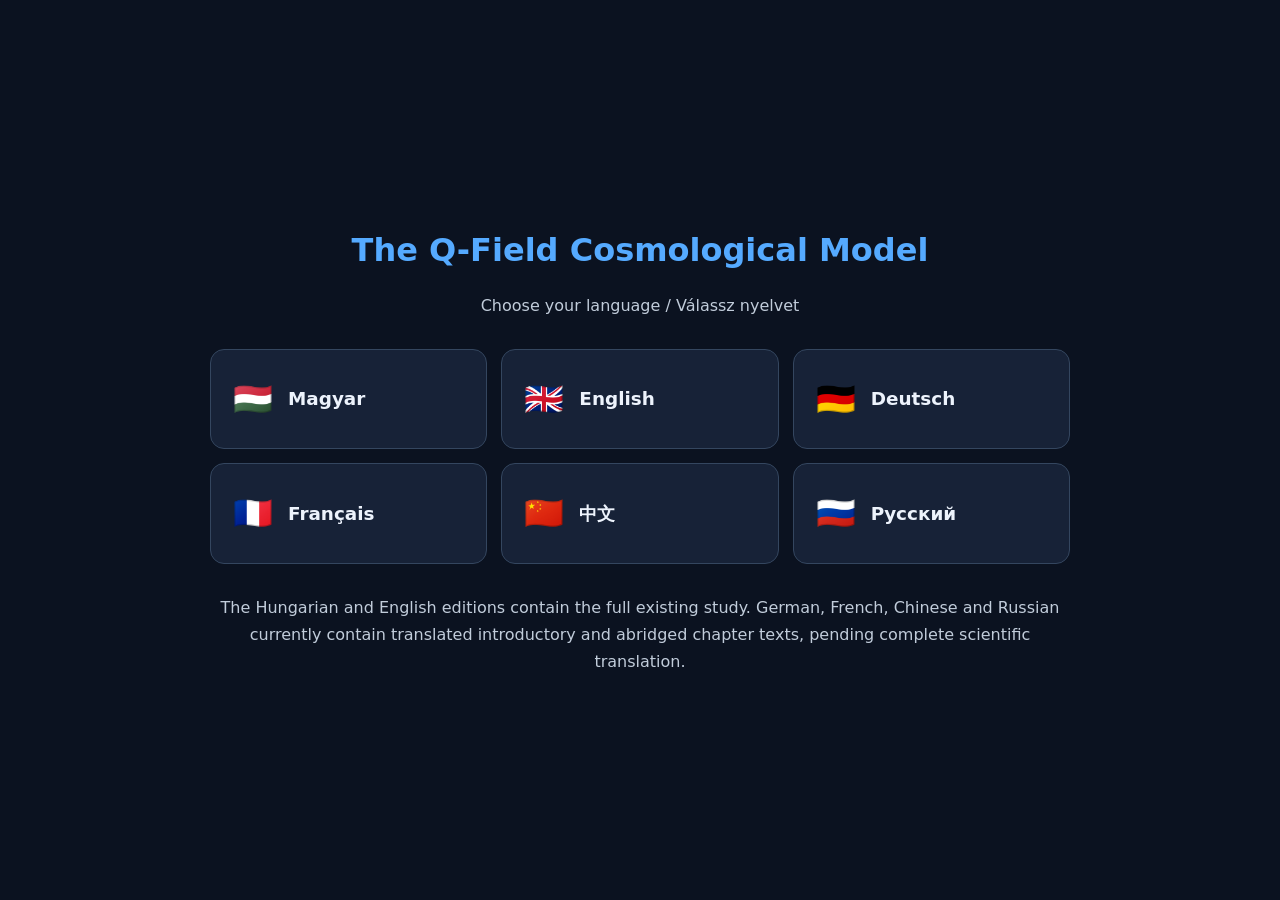
<file: index.html>
<!DOCTYPE html><html lang="en"><head><meta charset="utf-8"><meta name="viewport" content="width=device-width,initial-scale=1"><title>Q-Field Cosmological Model – Languages</title><link rel="stylesheet" href="assets/styles.css"><style>.language-home{min-height:100vh;display:grid;place-items:center;padding:24px}.language-panel{width:min(860px,100%);text-align:center}.language-grid{display:grid;grid-template-columns:repeat(auto-fit,minmax(210px,1fr));gap:14px;margin-top:30px}.language-card{display:flex;align-items:center;gap:15px;padding:22px;background:var(--panel);color:var(--text);border:1px solid var(--border);border-radius:14px;text-decoration:none;font-size:1.15rem;font-weight:700}.language-card:hover,.language-card:focus-visible{border-color:var(--accent);outline-offset:3px}.flag{font-size:2rem}.language-panel h1{color:var(--accent);line-height:1.25}.language-panel p{color:var(--muted)}</style></head><body><main class="language-home"><div class="language-panel"><h1>The Q-Field Cosmological Model</h1><p>Choose your language / Válassz nyelvet</p><div class="language-grid"><a class="language-card" href="hu/index.html" lang="hu"><span class="flag">🇭🇺</span><span>Magyar</span></a><a class="language-card" href="en/index.html" lang="en"><span class="flag">🇬🇧</span><span>English</span></a><a class="language-card" href="de/index.html" lang="de"><span class="flag">🇩🇪</span><span>Deutsch</span></a><a class="language-card" href="fr/index.html" lang="fr"><span class="flag">🇫🇷</span><span>Français</span></a><a class="language-card" href="zh/index.html" lang="zh"><span class="flag">🇨🇳</span><span>中文</span></a><a class="language-card" href="ru/index.html" lang="ru"><span class="flag">🇷🇺</span><span>Русский</span></a></div><p style="margin-top:30px">The Hungarian and English editions contain the full existing study. German, French, Chinese and Russian currently contain translated introductory and abridged chapter texts, pending complete scientific translation.</p></div></main></body></html>
</file>
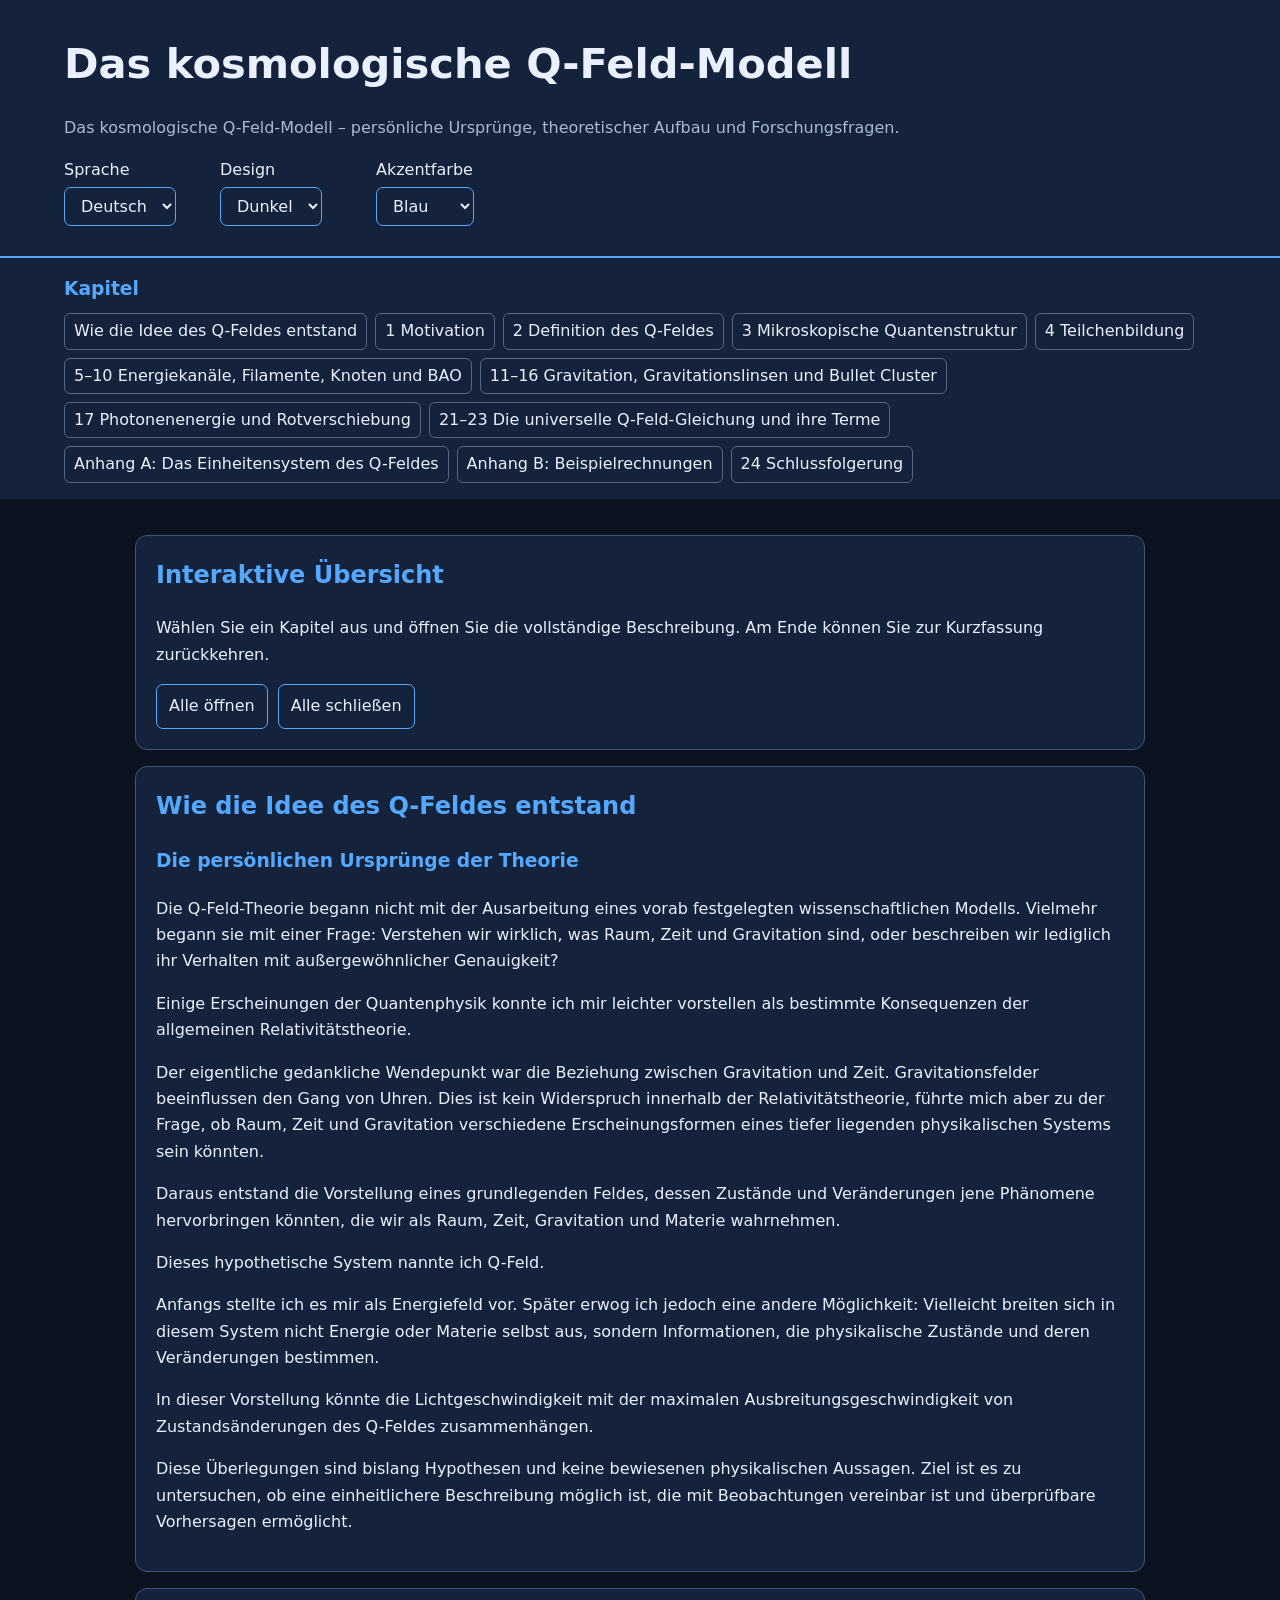
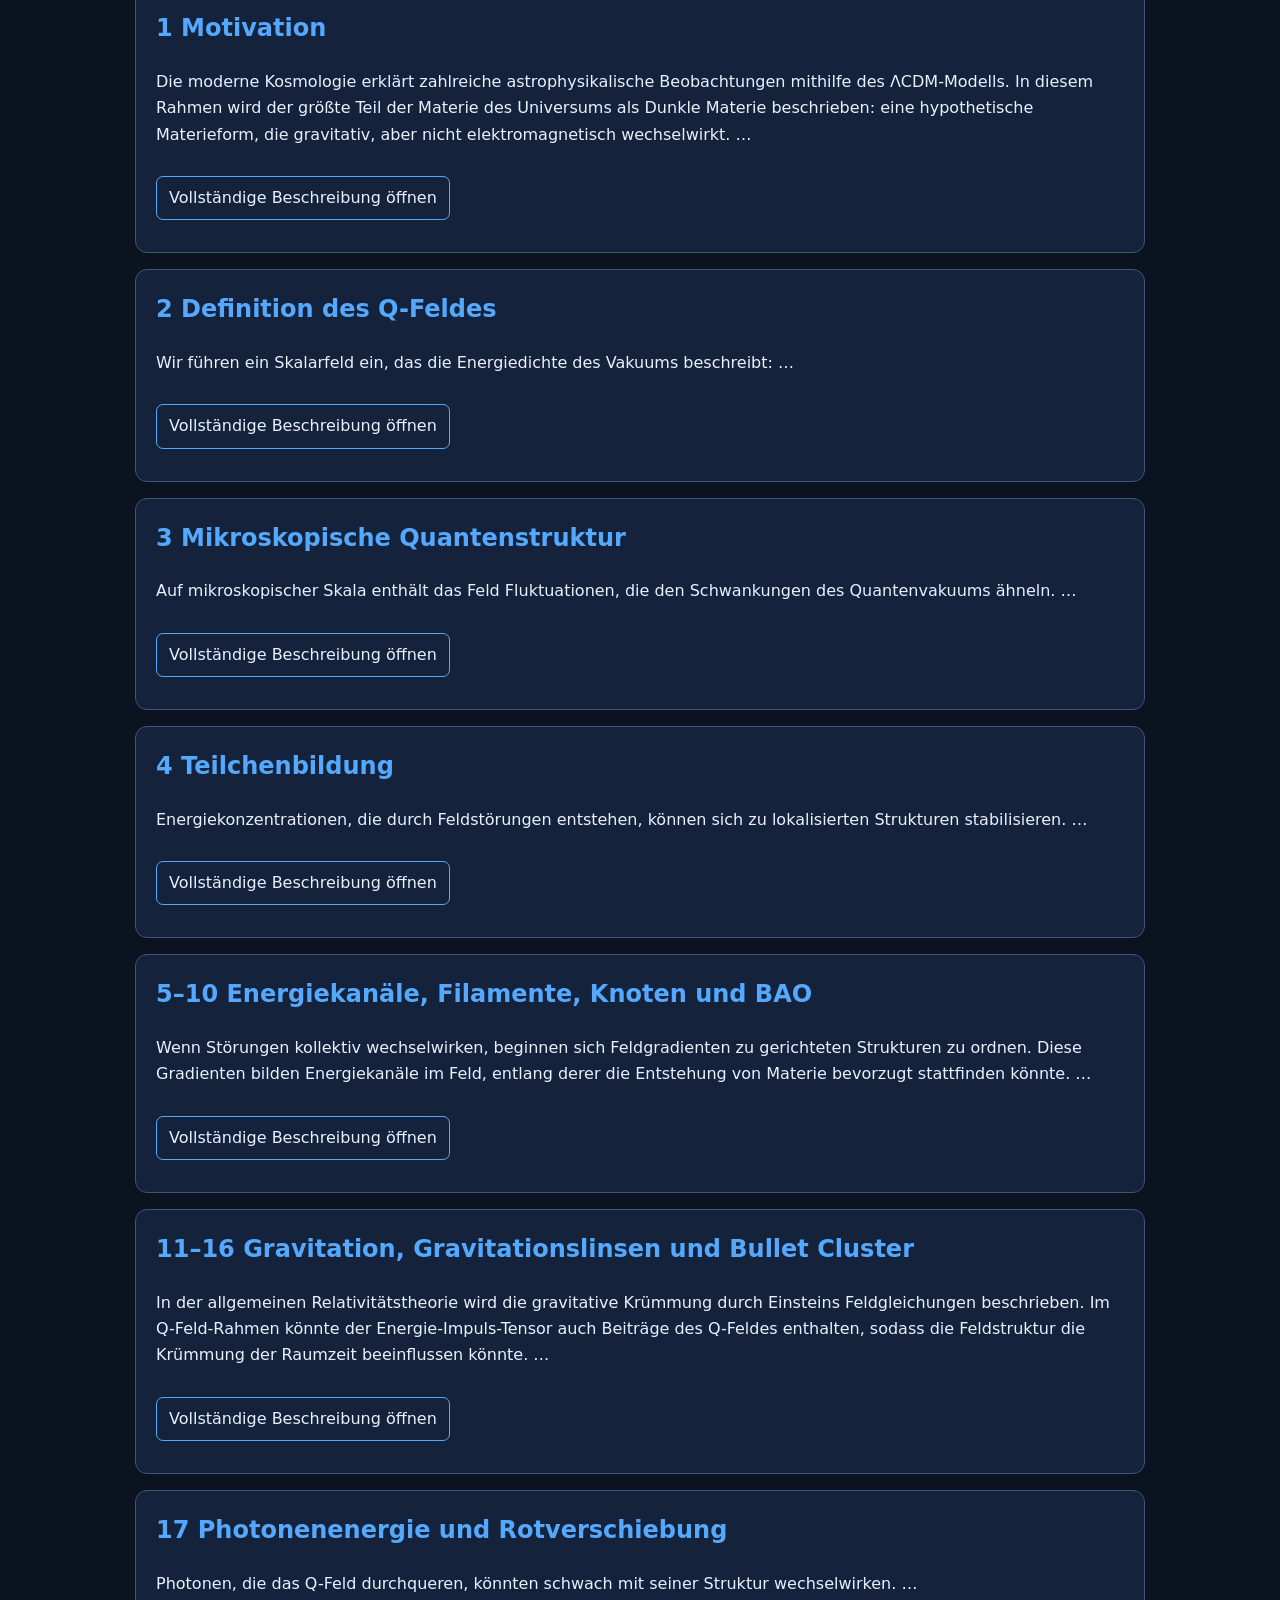
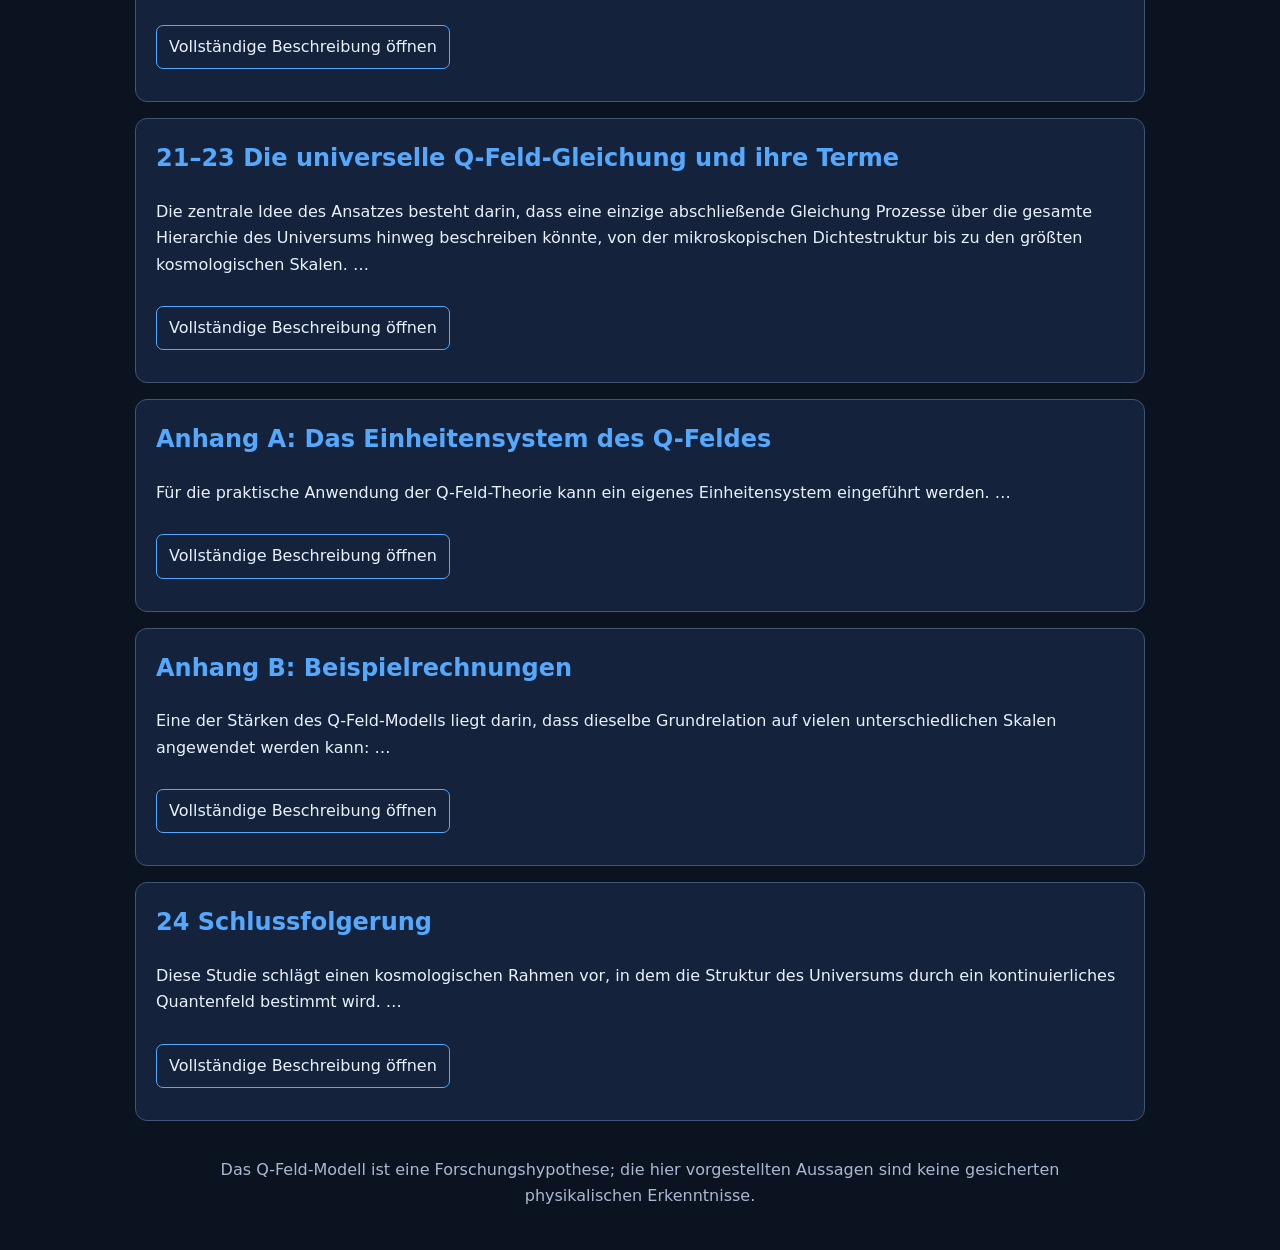
<file: de/index.html>
<!DOCTYPE html>
<!DOCTYPE html>

<html lang="de">
<head>
<meta charset="utf-8"/>
<meta content="width=device-width, initial-scale=1.0" name="viewport"/>
<title>Das kosmologische Q-Feld-Modell</title>


<style>
:root{--bg:#0b1220;--panel:#14233b;--fg:#e9f0ff;--muted:#a9b9d3;--accent:#54a9ff}*{box-sizing:border-box}html{scroll-behavior:smooth}body{margin:0;background:var(--bg);color:var(--fg);font:16px/1.65 system-ui,Arial,sans-serif}header{padding:30px 5%;background:var(--panel);border-bottom:2px solid var(--accent)}h1{margin:0;font-size:clamp(1.6rem,4vw,2.6rem)}header p{color:var(--muted)}.controls{display:flex;gap:16px;flex-wrap:wrap}.controls>div{min-width:140px}select,button{font:inherit;background:var(--panel);color:var(--fg);border:1px solid var(--accent);border-radius:7px;padding:8px 12px;cursor:pointer}label{display:block;margin-bottom:4px}nav{padding:16px 5%;background:var(--panel);display:flex;flex-wrap:wrap;gap:8px}nav h3{width:100%;margin:0}nav a{color:var(--fg);border:1px solid #546783;border-radius:6px;padding:4px 9px;text-decoration:none}nav a:hover{border-color:var(--accent)}main{max-width:1050px;margin:auto;padding:20px}section{background:var(--panel);border:1px solid #415575;border-radius:12px;margin:16px 0;padding:20px}h2{margin-top:0;color:var(--accent)}h3{color:var(--accent)}.expand-btn{margin:12px 0}.chapter-details[hidden]{display:none}.full-text pre{font:inherit;white-space:pre-wrap;overflow-wrap:anywhere;margin:16px 0}.en{display:none!important}footer{padding:20px 5%;text-align:center;color:var(--muted)}.buttons{display:flex;gap:10px;flex-wrap:wrap}body.light{--bg:#f5f7fb;--panel:#fff;--fg:#182333;--muted:#465670}body[data-accent="teal"]{--accent:#21b9a4}body[data-accent="violet"]{--accent:#ad8bfa}@media(max-width:650px){main{padding:10px}section{padding:15px}nav{padding:12px}}
</style></head>
<body>
<header>
<h1>Das kosmologische Q-Feld-Modell</h1>
<p><span class="hu">Das kosmologische Q-Feld-Modell – persönliche Ursprünge, theoretischer Aufbau und Forschungsfragen.</span></p>
<div class="controls">
<div>
<label>Sprache</label>
<select id="lang"><option value="de">Deutsch</option></select>
</div>
<div>
<label>Design</label>
<select id="theme">
<option value="dark">Dunkel</option>
<option value="light">Hell</option>
</select>
</div>
<div>
<label>Akzentfarbe</label>
<select id="accent">
<option value="blue">Blau</option>
<option value="teal">Türkis</option>
<option value="violet">Violett</option>
</select>
</div>
</div>
</header>
<nav>
<h3>Kapitel</h3>
<a href="#personal-introduction">Wie die Idee des Q-Feldes entstand</a><a href="#motivation">1 Motivation</a>
<a href="#definition">2 Definition des Q-Feldes</a>
<a href="#micro">3 Mikroskopische Quantenstruktur</a>
<a href="#particles">4 Teilchenbildung</a>
<a href="#filaments">5–10 Energiekanäle, Filamente, Knoten und BAO</a>
<a href="#gravity">11–16 Gravitation, Gravitationslinsen und Bullet Cluster</a>
<a href="#redshift">17 Photonenenergie und Rotverschiebung</a>
<a href="#equation">21–23 Die universelle Q-Feld-Gleichung und ihre Terme</a>
<a href="#appendix-a">Anhang A: Das Einheitensystem des Q-Feldes</a>
<a href="#appendix-b">Anhang B: Beispielrechnungen</a>
<a href="#conclusion">24 Schlussfolgerung</a>
</nav>
<main>
<section id="overview">
<h2>Interaktive Übersicht</h2>
<p><span class="hu">Wählen Sie ein Kapitel aus und öffnen Sie die vollständige Beschreibung. Am Ende können Sie zur Kurzfassung zurückkehren.</span></p>
<div class="buttons">
<button id="openAll">Alle öffnen</button>
<button id="closeAll">Alle schließen</button>
</div>
</section>
<section id="personal-introduction">
<h2>Wie die Idee des Q-Feldes entstand</h2>
<div class="hu"><h3>Die persönlichen Ursprünge der Theorie</h3><p>Die Q-Feld-Theorie begann nicht mit der Ausarbeitung eines vorab festgelegten wissenschaftlichen Modells. Vielmehr begann sie mit einer Frage: Verstehen wir wirklich, was Raum, Zeit und Gravitation sind, oder beschreiben wir lediglich ihr Verhalten mit außergewöhnlicher Genauigkeit?</p><p>Einige Erscheinungen der Quantenphysik konnte ich mir leichter vorstellen als bestimmte Konsequenzen der allgemeinen Relativitätstheorie.</p><p>Der eigentliche gedankliche Wendepunkt war die Beziehung zwischen Gravitation und Zeit. Gravitationsfelder beeinflussen den Gang von Uhren. Dies ist kein Widerspruch innerhalb der Relativitätstheorie, führte mich aber zu der Frage, ob Raum, Zeit und Gravitation verschiedene Erscheinungsformen eines tiefer liegenden physikalischen Systems sein könnten.</p><p>Daraus entstand die Vorstellung eines grundlegenden Feldes, dessen Zustände und Veränderungen jene Phänomene hervorbringen könnten, die wir als Raum, Zeit, Gravitation und Materie wahrnehmen.</p><p>Dieses hypothetische System nannte ich Q-Feld.</p><p>Anfangs stellte ich es mir als Energiefeld vor. Später erwog ich jedoch eine andere Möglichkeit: Vielleicht breiten sich in diesem System nicht Energie oder Materie selbst aus, sondern Informationen, die physikalische Zustände und deren Veränderungen bestimmen.</p><p>In dieser Vorstellung könnte die Lichtgeschwindigkeit mit der maximalen Ausbreitungsgeschwindigkeit von Zustandsänderungen des Q-Feldes zusammenhängen.</p><p>Diese Überlegungen sind bislang Hypothesen und keine bewiesenen physikalischen Aussagen. Ziel ist es zu untersuchen, ob eine einheitlichere Beschreibung möglich ist, die mit Beobachtungen vereinbar ist und überprüfbare Vorhersagen ermöglicht.</p></div>

</section>
<section class="chapter" id="motivation">
<h2>1 Motivation</h2>
<div class="chapter-preview" id="motivation-summary">
<p class="hu">Die moderne Kosmologie erklärt zahlreiche astrophysikalische Beobachtungen mithilfe des ΛCDM-Modells. In diesem Rahmen wird der größte Teil der Materie des Universums als Dunkle Materie beschrieben: eine hypothetische Materieform, die gravitativ, aber nicht elektromagnetisch wechselwirkt. …</p>

<button aria-controls="motivation-details" aria-expanded="false" class="expand-btn open-btn" type="button">Vollständige Beschreibung öffnen</button></div>
<div class="chapter-details" hidden="" id="motivation-details"><div class="full-text hu">
<pre>Die moderne Kosmologie erklärt zahlreiche astrophysikalische Beobachtungen mithilfe des ΛCDM-Modells. In diesem Rahmen wird der größte Teil der Materie des Universums als Dunkle Materie beschrieben: eine hypothetische Materieform, die gravitativ, aber nicht elektromagnetisch wechselwirkt.

Obwohl dieses Modell viele Beobachtungen erfolgreich beschreibt, bleibt die physikalische Natur der Dunklen Materie unbekannt; ein direkter Nachweis ist bislang nicht gelungen.

Beobachtungen wie der Gravitationslinseneffekt bei Kollisionen von Galaxienhaufen – darunter Systeme wie der Bullet Cluster – deuten darauf hin, dass die Gravitationszentren räumlich von der sichtbaren baryonischen Materie getrennt sein können.

Die Motivation dieser Arbeit war die Möglichkeit, dass solche Phänomene nicht auf unsichtbare Materie, sondern auf Veränderungen der Struktur des Raums selbst zurückgehen könnten.

Im vorliegenden Modell enthält der Raum ein kontinuierliches Energiefeld, dessen Struktur die Gravitationsphänomene bestimmt.

Später wurde der Ansatz um die Überlegung erweitert, dass dieses Feld nicht nur passiv in der Raumzeit „existiert“, sondern an der effektiven Entstehung des Gravitationsverhaltens, großräumiger Strukturen und möglicherweise sogar der makroskopischen Begriffe von Raum und Zeit beteiligt sein könnte.</pre>
</div><button class="expand-btn close-btn" type="button">Vollständige Beschreibung schließen</button></div></section>
<section class="chapter" id="definition">
<h2>2 Definition des Q-Feldes</h2>
<div class="chapter-preview" id="definition-summary">
<p class="hu">Wir führen ein Skalarfeld ein, das die Energiedichte des Vakuums beschreibt: …</p>

<button aria-controls="definition-details" aria-expanded="false" class="expand-btn open-btn" type="button">Vollständige Beschreibung öffnen</button></div>
<div class="chapter-details" hidden="" id="definition-details"><div class="full-text hu">
<pre>Wir führen ein Skalarfeld ein, das die Energiedichte des Vakuums beschreibt:

Q(x, t)

Dabei bezeichnet Q die lokale Vakuumenergiedichte.

Die räumliche Krümmung dieses Feldes erzeugt ein effektives Gravitationsverhalten.

Die effektive Gravitationsdichte lässt sich folgendermaßen schreiben:

ρQ = ∇²Q

Bereiche, in denen die Feldkrümmung zunimmt, entsprechen stärkeren Gravitationseffekten.

Eine dynamischere Form des Feldes kann mithilfe einer physikalisch anschaulichen Größe angegeben werden:

Q = ρv²

Dabei ist ρ die lokale Massendichte und v eine charakteristische Geschwindigkeitsskala des Systems.

Diese Größe repräsentiert die lokale dynamische Energiedichte, die mit der Bewegung von Materie verbunden ist.</pre>
</div><button class="expand-btn close-btn" type="button">Vollständige Beschreibung schließen</button></div></section>
<section class="chapter" id="micro">
<h2>3 Mikroskopische Quantenstruktur</h2>
<div class="chapter-preview" id="micro-summary">
<p class="hu">Auf mikroskopischer Skala enthält das Feld Fluktuationen, die den Schwankungen des Quantenvakuums ähneln. …</p>

<button aria-controls="micro-details" aria-expanded="false" class="expand-btn open-btn" type="button">Vollständige Beschreibung öffnen</button></div>
<div class="chapter-details" hidden="" id="micro-details"><div class="full-text hu">
<pre>Auf mikroskopischer Skala enthält das Feld Fluktuationen, die den Schwankungen des Quantenvakuums ähneln.

Das Feld kann so dargestellt werden:

Q(x, t) = Q0 + δQ

Dabei bezeichnet Q0 das Hintergrundfeld und δQ die lokalen Störungen.

Lokalisierte, stabile Störungen können Elementarteilchen entsprechen.

Somit lassen sich Teilchen als Anregungen des zugrunde liegenden Q-Feldes interpretieren.</pre>
</div><button class="expand-btn close-btn" type="button">Vollständige Beschreibung schließen</button></div></section>
<section class="chapter" id="particles">
<h2>4 Teilchenbildung</h2>
<div class="chapter-preview" id="particles-summary">
<p class="hu">Energiekonzentrationen, die durch Feldstörungen entstehen, können sich zu lokalisierten Strukturen stabilisieren. …</p>

<button aria-controls="particles-details" aria-expanded="false" class="expand-btn open-btn" type="button">Vollständige Beschreibung öffnen</button></div>
<div class="chapter-details" hidden="" id="particles-details"><div class="full-text hu">
<pre>Energiekonzentrationen, die durch Feldstörungen entstehen, können sich zu lokalisierten Strukturen stabilisieren.

Diese lokalisierten Anregungen verhalten sich wie Teilchen, deren Eigenschaften von der Struktur des umgebenden Feldes abhängen.

Teilchenwechselwirkungen können daher auch als Wechselwirkungen zwischen Feldanregungen verstanden werden.

Ein nützlicher Schwellenwert lässt sich einführen: Q*.

Oberhalb dieses kritischen Feldniveaus kann die lokale Q-Feld-Struktur von einfachen Fluktuationen in stabile, materieähnliche oder stark organisierte physikalische Zustände übergehen.</pre>
</div><button class="expand-btn close-btn" type="button">Vollständige Beschreibung schließen</button></div></section>
<section class="chapter" id="filaments">
<h2>5–10 Energiekanäle, Filamente, Knoten und BAO</h2>
<div class="chapter-preview" id="filaments-summary">
<p class="hu">Wenn Störungen kollektiv wechselwirken, beginnen sich Feldgradienten zu gerichteten Strukturen zu ordnen. Diese Gradienten bilden Energiekanäle im Feld, entlang derer die Entstehung von Materie bevorzugt stattfinden könnte. …</p>

<button aria-controls="filaments-details" aria-expanded="false" class="expand-btn open-btn" type="button">Vollständige Beschreibung öffnen</button></div>
<div class="chapter-details" hidden="" id="filaments-details"><div class="full-text hu">
<pre>Wenn Störungen kollektiv wechselwirken, beginnen sich Feldgradienten zu gerichteten Strukturen zu ordnen. Diese Gradienten bilden Energiekanäle im Feld, entlang derer die Entstehung von Materie bevorzugt stattfinden könnte.

Auf größeren Skalen entwickeln sich diese Kanäle zu filamentartigen Strukturen. Die Filamente entsprechen Bereichen erhöhter Feldgradienten, F = ∇Q, und lenken die gravitative Ansammlung von Materie.

Wenn kosmische Filamente als Energietransportkanäle des Q-Feldes betrachtet werden, verhalten sich ihre Schnittpunkte wie Flussknoten. An einem Knoten, an dem mehrere Filamente zusammentreffen, muss der Q-Fluss eine Erhaltungsbedingung erfüllen:

∑JQ = 0

Dies ähnelt den Kirchhoffschen Gesetzen elektrischer Netzwerke. Treffen drei Filamente mit ähnlichen Flussbeträgen zusammen, entstehen in einer stabilen Konfiguration Winkel von ungefähr 120°.

Die daraus entstehende großräumige Struktur ähnelt dem beobachteten kosmischen Netz: Galaxien bilden sich entlang von Filamenten, Leerräume entstehen in Bereichen geringer Gradienten, und Galaxienhaufen befinden sich häufig an Filamentkreuzungen.

Der Rahmen lässt auch eine größere charakteristische Skala von etwa 150 Mpc zu, die mit dem Merkmal der baryonischen akustischen Oszillationen (BAO) in Verbindung gebracht und als Resonanzmodus höherer Ordnung der Q-Feld-Transportgeometrie interpretiert werden könnte.</pre>
</div><button class="expand-btn close-btn" type="button">Vollständige Beschreibung schließen</button></div></section>
<section class="chapter" id="gravity">
<h2>11–16 Gravitation, Gravitationslinsen und Bullet Cluster</h2>
<div class="chapter-preview" id="gravity-summary">
<p class="hu">In der allgemeinen Relativitätstheorie wird die gravitative Krümmung durch Einsteins Feldgleichungen beschrieben. Im Q-Feld-Rahmen könnte der Energie-Impuls-Tensor auch Beiträge des Q-Feldes enthalten, sodass die Feldstruktur die Krümmung der Raumzeit beeinflussen könnte. …</p>

<button aria-controls="gravity-details" aria-expanded="false" class="expand-btn open-btn" type="button">Vollständige Beschreibung öffnen</button></div>
<div class="chapter-details" hidden="" id="gravity-details"><div class="full-text hu">
<pre>In der allgemeinen Relativitätstheorie wird die gravitative Krümmung durch Einsteins Feldgleichungen beschrieben. Im Q-Feld-Rahmen könnte der Energie-Impuls-Tensor auch Beiträge des Q-Feldes enthalten, sodass die Feldstruktur die Krümmung der Raumzeit beeinflussen könnte.

Die erweiterte Version des Modells geht darüber hinaus und legt nahe, dass die Raumzeitgeometrie nicht notwendigerweise eine fundamentale Entität ist, sondern eine effektive makroskopische Beschreibung sein könnte.

Im Grenzfall schwacher Felder lässt sich die effektive Gravitationsbeschleunigung näherungsweise so darstellen:

g⃗ ∝ −∇Q

Dies deutet darauf hin, dass gravitative Anziehung aus räumlichen Änderungen der Energiedichte des Q-Feldes hervorgehen könnte.

Dieselbe Vorstellung lässt sich auf natürliche Weise mit dem Gravitationslinseneffekt verbinden: Wenn Licht Bereiche durchquert, in denen ∇Q ≠ 0 gilt, könnte seine Bahn gekrümmt werden.

Auch die Rotationskurven von Galaxien könnten beeinflusst werden, wenn das effektive Potenzial einen Q-Feld-Term enthält:

Φeff = Φgravity + ΦQ

Bei Haufenkollisionen wie dem Bullet Cluster könnte das Linsensignal der Feldgeometrie und nicht allein dem sichtbaren baryonischen Gas folgen. Das bietet eine alternative Deutung der beobachteten räumlichen Trennung zwischen Linsenkarten und gewöhnlicher Materie.</pre>
</div><button class="expand-btn close-btn" type="button">Vollständige Beschreibung schließen</button></div></section>
<section class="chapter" id="redshift">
<h2>17 Photonenenergie und Rotverschiebung</h2>
<div class="chapter-preview" id="redshift-summary">
<p class="hu">Photonen, die das Q-Feld durchqueren, könnten schwach mit seiner Struktur wechselwirken. …</p>

<button aria-controls="redshift-details" aria-expanded="false" class="expand-btn open-btn" type="button">Vollständige Beschreibung öffnen</button></div>
<div class="chapter-details" hidden="" id="redshift-details"><div class="full-text hu">
<pre>Photonen, die das Q-Feld durchqueren, könnten schwach mit seiner Struktur wechselwirken.

Wenn sich die Photonenenergie folgendermaßen entwickelt:

E(t) = E0 e^(−αt)

dann ergibt sich für die beobachtete Rotverschiebung:

z = E0 / E(t) − 1

Dabei bezeichnet α die Stärke der Wechselwirkung zwischen Photonen und dem Q-Feld.

Dieser Mechanismus könnte zur kosmologischen Rotverschiebung beitragen und motiviert eine Neubewertung des standardmäßigen Hubble-Verdünnungsterms in der vollständigen Q-Feld-Gleichung.</pre>
</div><button class="expand-btn close-btn" type="button">Vollständige Beschreibung schließen</button></div></section>
<section class="chapter" id="equation">
<h2>21–23 Die universelle Q-Feld-Gleichung und ihre Terme</h2>
<div class="chapter-preview" id="equation-summary">
<p class="hu">Die zentrale Idee des Ansatzes besteht darin, dass eine einzige abschließende Gleichung Prozesse über die gesamte Hierarchie des Universums hinweg beschreiben könnte, von der mikroskopischen Dichtestruktur bis zu den größten kosmologischen Skalen. …</p>

<button aria-controls="equation-details" aria-expanded="false" class="expand-btn open-btn" type="button">Vollständige Beschreibung öffnen</button></div>
<div class="chapter-details" hidden="" id="equation-details"><div class="full-text hu">
<pre>Die zentrale Idee des Ansatzes besteht darin, dass eine einzige abschließende Gleichung Prozesse über die gesamte Hierarchie des Universums hinweg beschreiben könnte, von der mikroskopischen Dichtestruktur bis zu den größten kosmologischen Skalen.

Frühere Form:

∂Q/∂t + 3HQ + ∇·(−DQ∇Q) = ρv² + ε[(∇ρ)²/ρ* + upl + uem]

In der erweiterten Interpretation wird der Hubble-Term 3HQ neu betrachtet und durch einen effektiven Q-Feld-Verzerrungsterm ersetzt:

ΞQQ

Daraus ergibt sich die modifizierte Gleichung:

∂Q/∂t + ΞQQ + ∇·(−DQ∇Q) = ρv² + ε[(∇ρ)²/ρ* + upl + uem]

Die Terme haben eine hierarchische Bedeutung:
• ∂Q/∂t : zeitliche Entwicklung des Feldes
• ΞQQ : großräumige Q-Feld-Verzerrung
• ∇·(−DQ∇Q) : Transport und filamentäre Organisation
• ρv² : Dynamik von Galaxien und Galaxienhaufen
• (∇ρ)²/ρ* : mikroskopische Struktur und Teilchenbildung
• upl : plasmadominierte Umgebungen
• uem : elektromagnetische und strahlungsgeprägte Umgebungen

In diesem Sinne ist die Gleichung nicht nur eine Formel, sondern eine Landkarte, die mikroskopische Quantenstruktur, Plasmaphysik, galaktische Dynamik, kosmische Filamente und die effektive kosmologische Entwicklung miteinander verbindet.</pre>
</div><button class="expand-btn close-btn" type="button">Vollständige Beschreibung schließen</button></div></section>
<section class="chapter" id="appendix-a">
<h2>Anhang A: Das Einheitensystem des Q-Feldes</h2>
<div class="chapter-preview" id="appendix-a-summary">
<p class="hu">Für die praktische Anwendung der Q-Feld-Theorie kann ein eigenes Einheitensystem eingeführt werden. …</p>

<button aria-controls="appendix-a-details" aria-expanded="false" class="expand-btn open-btn" type="button">Vollständige Beschreibung öffnen</button></div>
<div class="chapter-details" hidden="" id="appendix-a-details"><div class="full-text hu">
<pre>Für die praktische Anwendung der Q-Feld-Theorie kann ein eigenes Einheitensystem eingeführt werden.

Die Grundgröße lautet:

Q = ρv²

Da ρ eine Massendichte und v eine Geschwindigkeit ist, besitzt Q die Dimension einer Energiedichte:

[Q] = J/m³

Basiseinheit:

1 Qe = 1 J/m³

Einheit für größere Skalen:

1 QQ = 10⁶ Qe

Ein kleiner Hintergrund-Referenzwert kann eingeführt werden:

Q0 ~ 10⁻¹⁵ Qe

Auch ein kritischer Schwellenwert kann definiert werden:

Q* ~ 10⁻¹² Qe

Ein nützliches Kontrastmaß ist:

ΔQ = (Q − Q0) / Q0

Es zeigt an, wie stark ein bestimmter Bereich vom Hintergrundfeld abweicht.</pre>
</div><button class="expand-btn close-btn" type="button">Vollständige Beschreibung schließen</button></div></section>
<section class="chapter" id="appendix-b">
<h2>Anhang B: Beispielrechnungen</h2>
<div class="chapter-preview" id="appendix-b-summary">
<p class="hu">Eine der Stärken des Q-Feld-Modells liegt darin, dass dieselbe Grundrelation auf vielen unterschiedlichen Skalen angewendet werden kann: …</p>

<button aria-controls="appendix-b-details" aria-expanded="false" class="expand-btn open-btn" type="button">Vollständige Beschreibung öffnen</button></div>
<div class="chapter-details" hidden="" id="appendix-b-details"><div class="full-text hu">
<pre>Eine der Stärken des Q-Feld-Modells liegt darin, dass dieselbe Grundrelation auf vielen unterschiedlichen Skalen angewendet werden kann:

Q = ρv²

Beispielhafte Größenordnungen:
• mikroskopischer Bereich: Qμ = 10⁻¹⁰ Qe
• Plasmabereich: Qpl = 10⁻¹⁰ Qe
• galaktische Skala: Qg = 4 × 10⁻¹¹ Qe
• Filamentskala: Qf = 10⁻¹³ Qe

Für Galaxienhaufen sind die Schätzungen wesentlich größer:
• Abell 520: Q ≈ 8.1 × 10⁻¹² – 8.1 × 10⁻¹¹ Qe
• El Gordo: Q ≈ 1.5 × 10⁻¹¹ – 1.5 × 10⁻¹⁰ Qe
• Bullet Cluster: Q ≈ 3.4 × 10⁻¹¹ – 3.4 × 10⁻¹⁰ Qe

Diese Kontinuität deutet auf eine Skalenkette hin:
mikroskopische Anregungen → Plasmaumgebungen → galaktische Dynamik → filamentärer Transport → Haufenknoten → großräumige kosmische Organisation.</pre>
</div><button class="expand-btn close-btn" type="button">Vollständige Beschreibung schließen</button></div></section>
<section class="chapter" id="conclusion">
<h2>24 Schlussfolgerung</h2>
<div class="chapter-preview" id="conclusion-summary">
<p class="hu">Diese Studie schlägt einen kosmologischen Rahmen vor, in dem die Struktur des Universums durch ein kontinuierliches Quantenfeld bestimmt wird. …</p>

<button aria-controls="conclusion-details" aria-expanded="false" class="expand-btn open-btn" type="button">Vollständige Beschreibung öffnen</button></div>
<div class="chapter-details" hidden="" id="conclusion-details"><div class="full-text hu">
<pre>Diese Studie schlägt einen kosmologischen Rahmen vor, in dem die Struktur des Universums durch ein kontinuierliches Quantenfeld bestimmt wird.

Mikroskopische Fluktuationen des Feldes entwickeln sich zu mesoskopischen Energiekanälen und schließlich zu Filamentnetzwerken auf kosmischer Skala.

In seiner erweiterten Form legt das Modell nahe, dass Gravitation und Raumzeitgeometrie emergente Folgen der Organisation des Q-Feldes sein könnten, statt fundamentale Ausgangspunkte darzustellen.

Die Ersetzung des standardmäßigen Hubble-Expansionsterms durch einen Q-Feld-Verzerrungsterm liefert eine feldbasierte Erklärung für die effektive Entwicklung auf großen Skalen.

Der Ansatz bietet eine alternative Perspektive auf Gravitationsphänomene, Rotverschiebung und großräumige Strukturbildung.</pre>
</div><button class="expand-btn close-btn" type="button">Vollständige Beschreibung schließen</button></div></section>
<footer><span class="hu">Das Q-Feld-Modell ist eine Forschungshypothese; die hier vorgestellten Aussagen sind keine gesicherten physikalischen Erkenntnisse.</span></footer>
</main>
<script>
document.addEventListener('DOMContentLoaded',()=>{const all=[...document.querySelectorAll('.chapter-details')];function set(el,on){el.hidden=!on;const btn=document.querySelector('[aria-controls="'+el.id+'"]');if(btn)btn.setAttribute('aria-expanded',String(on))}document.querySelectorAll('.open-btn').forEach(b=>b.addEventListener('click',()=>set(document.getElementById(b.getAttribute('aria-controls')),true)));document.querySelectorAll('.close-btn').forEach(b=>b.addEventListener('click',()=>set(b.closest('.chapter-details'),false)));document.getElementById('openAll')?.addEventListener('click',()=>all.forEach(x=>set(x,true)));document.getElementById('closeAll')?.addEventListener('click',()=>all.forEach(x=>set(x,false)));document.getElementById('theme')?.addEventListener('change',e=>document.body.classList.toggle('light',e.target.value==='light'));document.getElementById('accent')?.addEventListener('change',e=>document.body.dataset.accent=e.target.value);});
</script></body>
</html>
</file>
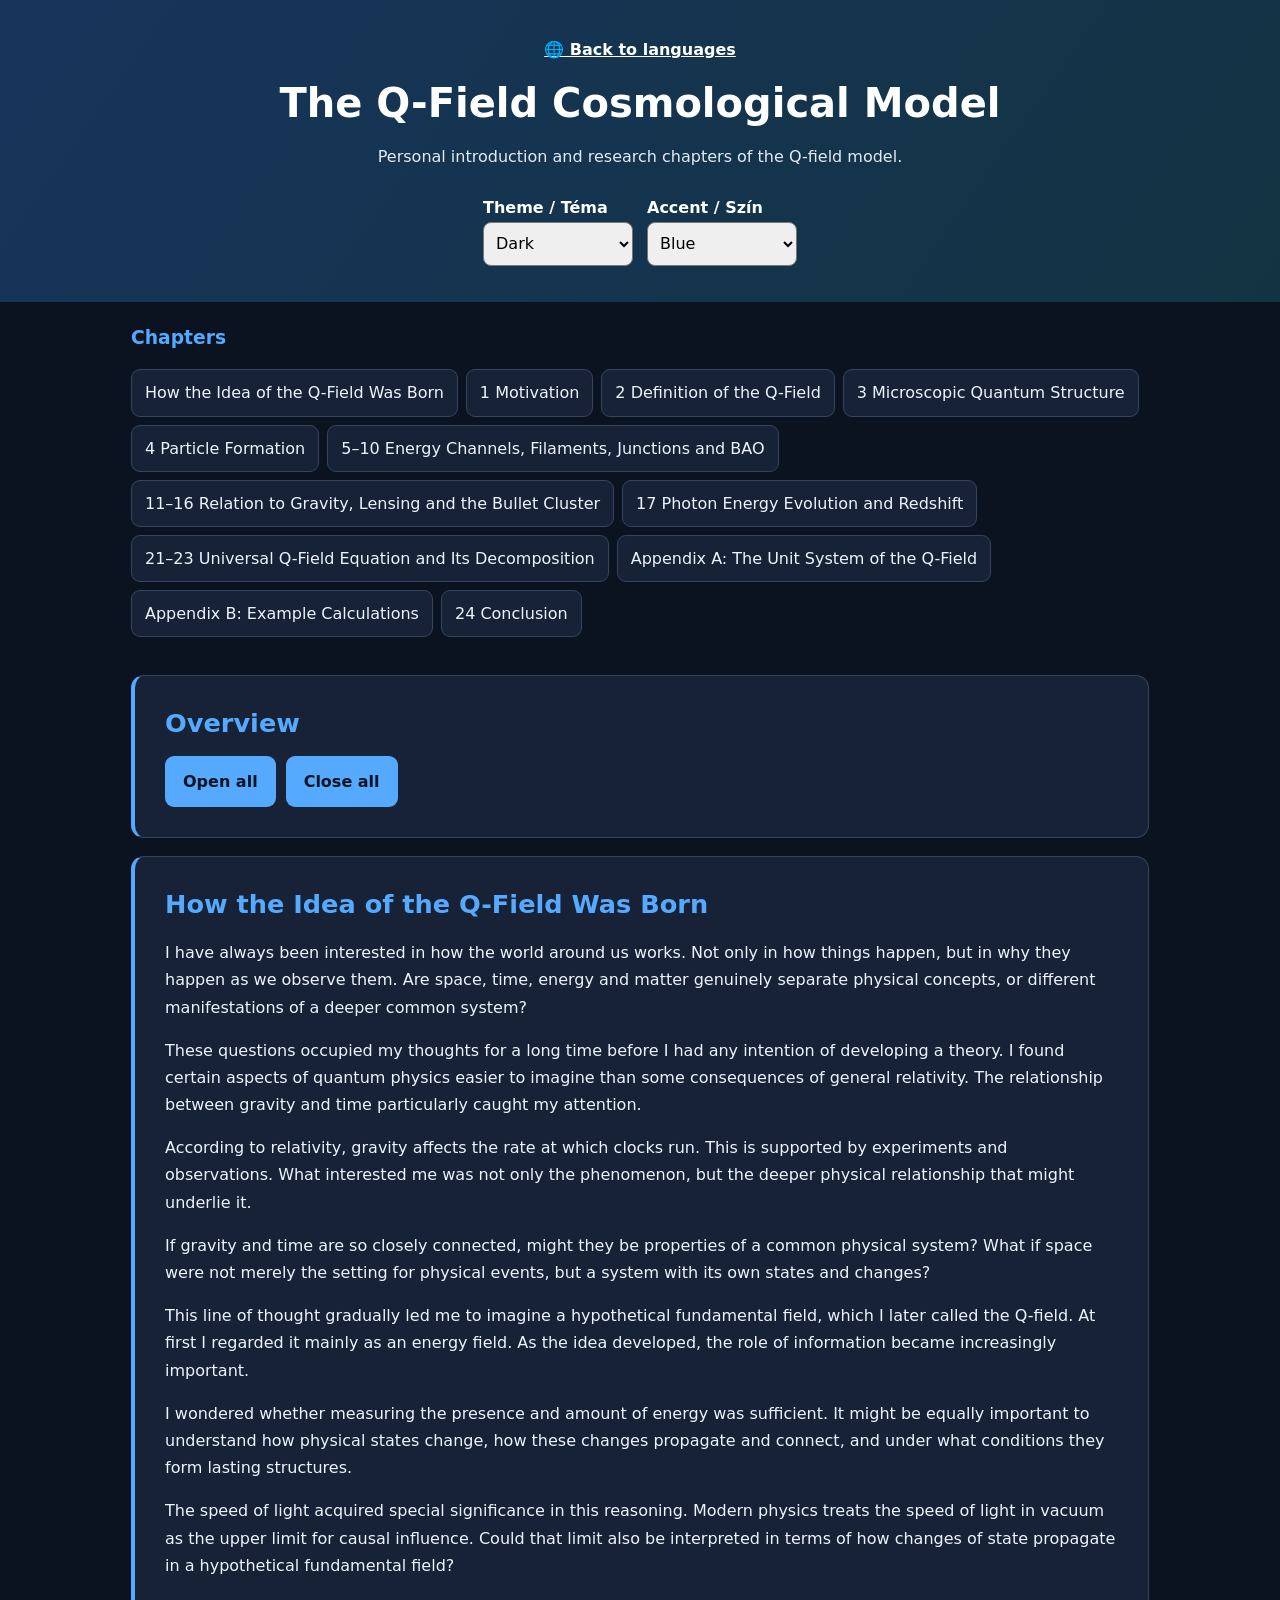
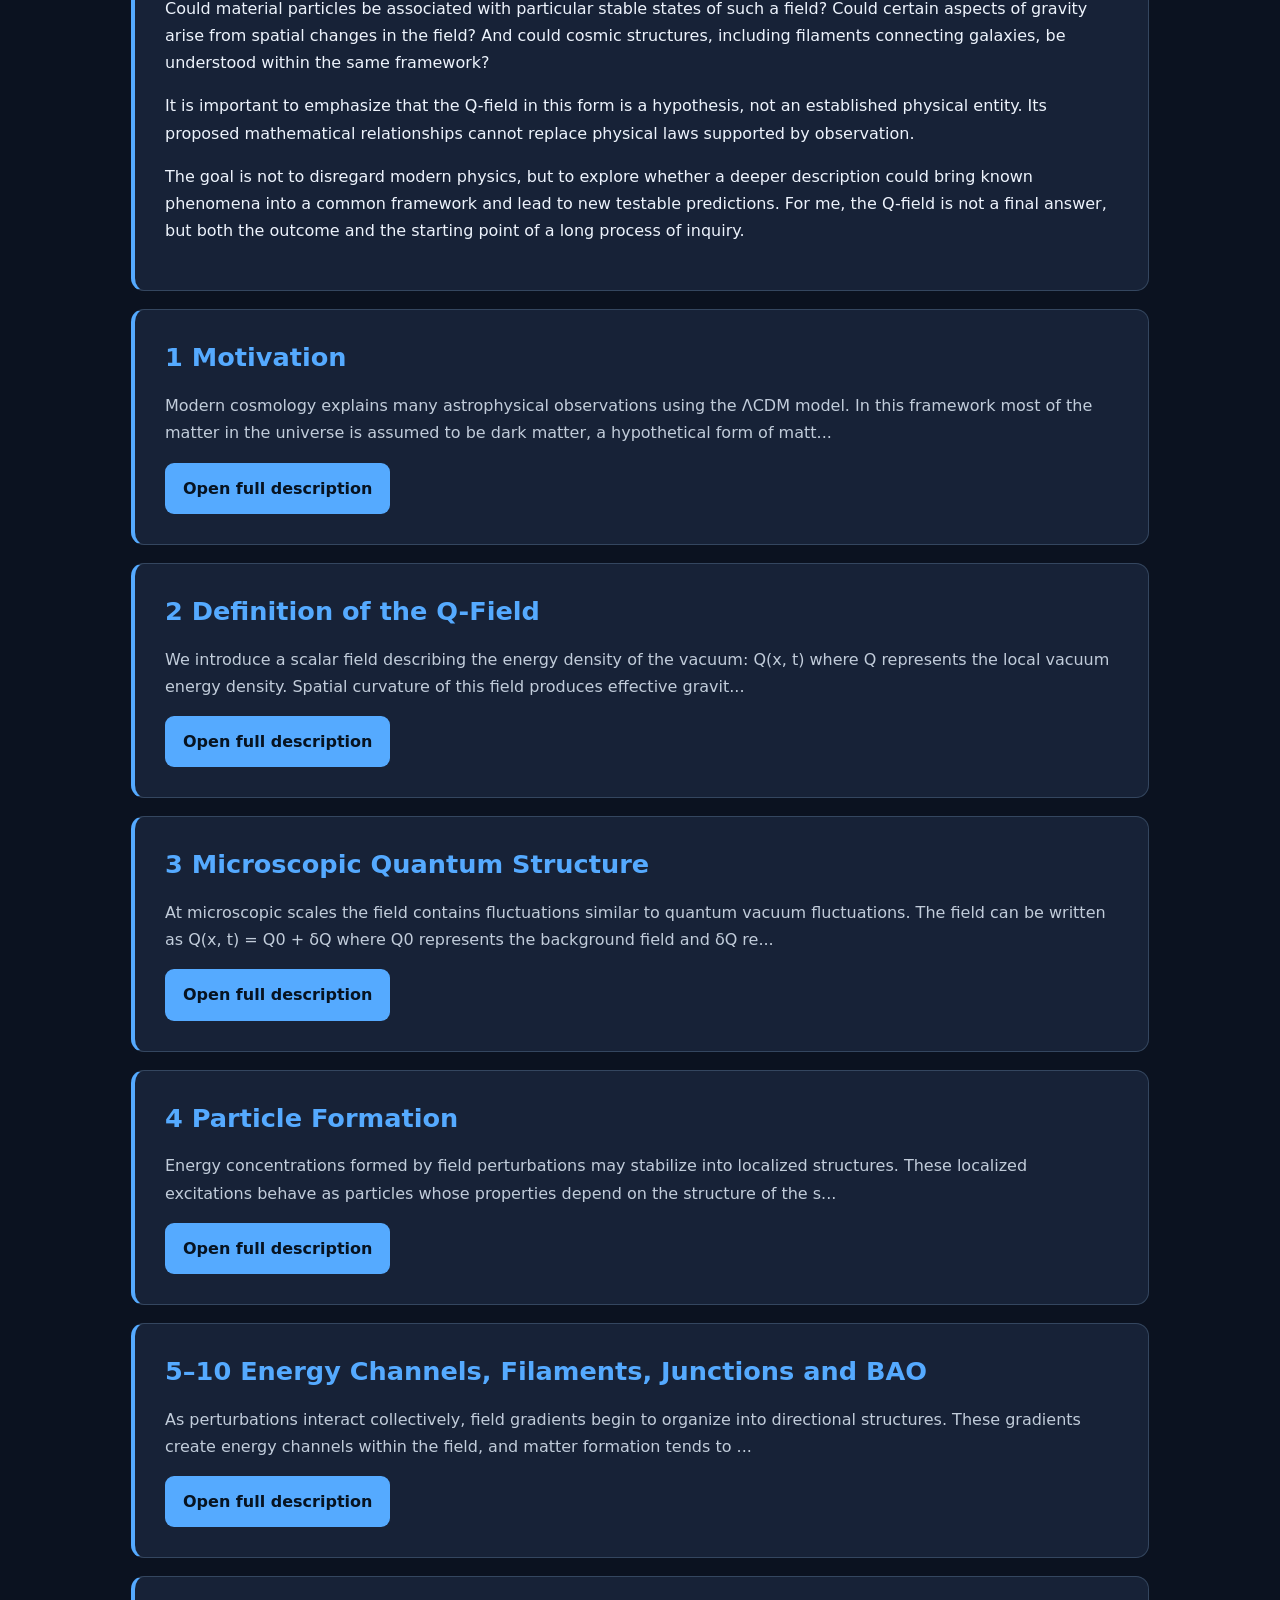
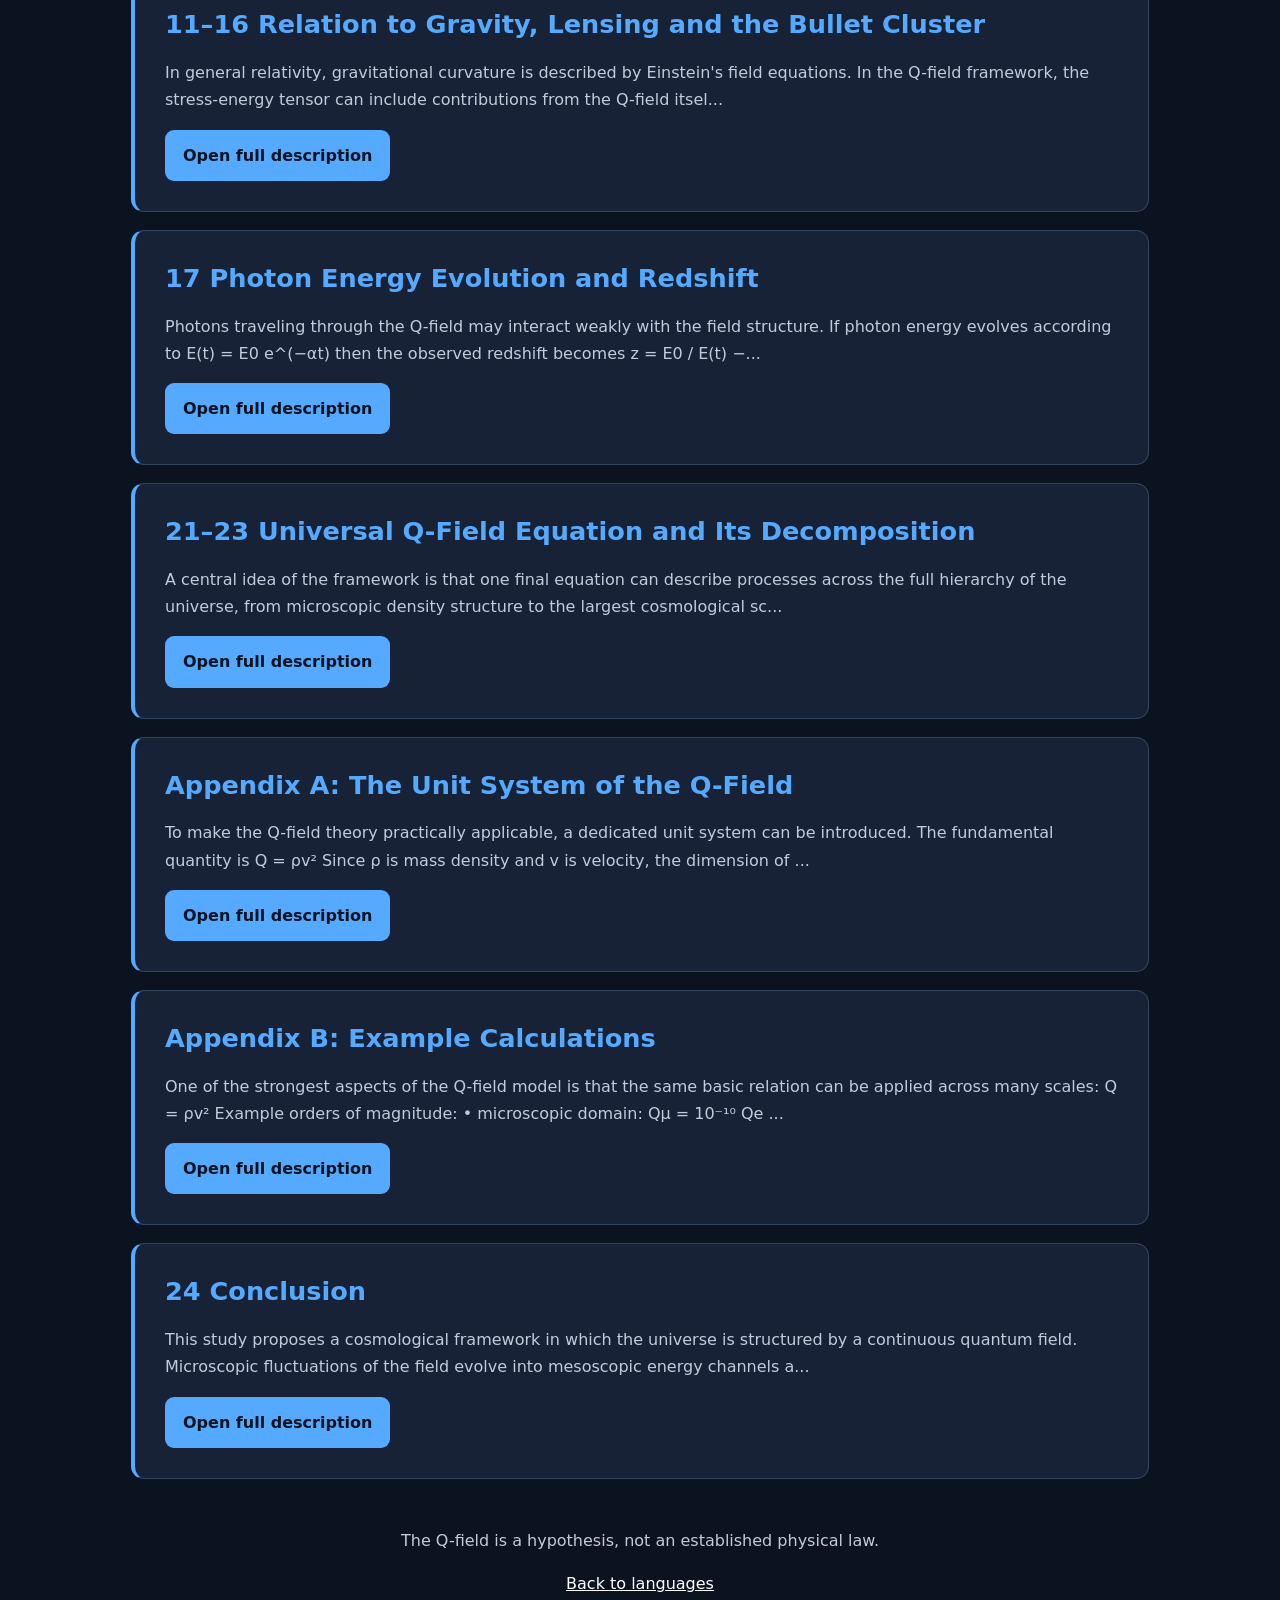
<file: en/index.html>
<!DOCTYPE html><html lang="en"><head><meta charset="utf-8"><meta name="viewport" content="width=device-width, initial-scale=1"><title>The Q-Field Cosmological Model</title><link rel="stylesheet" href="../assets/styles.css"><script defer src="../assets/script.js"></script></head><body class="accent-blue"><header><div class="language-switch"><a href="../index.html">🌐 Back to languages</a></div><h1>The Q-Field Cosmological Model</h1><p>Personal introduction and research chapters of the Q-field model.</p><div class="controls"><div><label for="theme">Theme / Téma</label><select id="theme"><option value="dark">Dark</option><option value="light">Light</option></select></div><div><label for="accent">Accent / Szín</label><select id="accent"><option value="blue">Blue</option><option value="teal">Teal</option><option value="violet">Violet</option></select></div></div></header><nav aria-label="Chapters"><h3>Chapters</h3><a href="#personal-introduction">How the Idea of the Q-Field Was Born</a><a href="#motivation">1 Motivation</a><a href="#definition">2 Definition of the Q-Field</a><a href="#micro">3 Microscopic Quantum Structure</a><a href="#particles">4 Particle Formation</a><a href="#filaments">5–10 Energy Channels, Filaments, Junctions and BAO</a><a href="#gravity">11–16 Relation to Gravity, Lensing and the Bullet Cluster</a><a href="#redshift">17 Photon Energy Evolution and Redshift</a><a href="#equation">21–23 Universal Q-Field Equation and Its Decomposition</a><a href="#appendix-a">Appendix A: The Unit System of the Q-Field</a><a href="#appendix-b">Appendix B: Example Calculations</a><a href="#conclusion">24 Conclusion</a></nav><main><section id="overview"><h2>Overview</h2><div class="buttons"><button type="button" id="openAll">Open all</button><button type="button" id="closeAll">Close all</button></div></section><section id="personal-introduction"><h2>How the Idea of the Q-Field Was Born</h2><p>I have always been interested in how the world around us works. Not only in how things happen, but in why they happen as we observe them. Are space, time, energy and matter genuinely separate physical concepts, or different manifestations of a deeper common system?</p><p>These questions occupied my thoughts for a long time before I had any intention of developing a theory. I found certain aspects of quantum physics easier to imagine than some consequences of general relativity. The relationship between gravity and time particularly caught my attention.</p><p>According to relativity, gravity affects the rate at which clocks run. This is supported by experiments and observations. What interested me was not only the phenomenon, but the deeper physical relationship that might underlie it.</p><p>If gravity and time are so closely connected, might they be properties of a common physical system? What if space were not merely the setting for physical events, but a system with its own states and changes?</p><p>This line of thought gradually led me to imagine a hypothetical fundamental field, which I later called the Q-field. At first I regarded it mainly as an energy field. As the idea developed, the role of information became increasingly important.</p><p>I wondered whether measuring the presence and amount of energy was sufficient. It might be equally important to understand how physical states change, how these changes propagate and connect, and under what conditions they form lasting structures.</p><p>The speed of light acquired special significance in this reasoning. Modern physics treats the speed of light in vacuum as the upper limit for causal influence. Could that limit also be interpreted in terms of how changes of state propagate in a hypothetical fundamental field?</p><p>Could material particles be associated with particular stable states of such a field? Could certain aspects of gravity arise from spatial changes in the field? And could cosmic structures, including filaments connecting galaxies, be understood within the same framework?</p><p>It is important to emphasize that the Q-field in this form is a hypothesis, not an established physical entity. Its proposed mathematical relationships cannot replace physical laws supported by observation.</p><p>The goal is not to disregard modern physics, but to explore whether a deeper description could bring known phenomena into a common framework and lead to new testable predictions. For me, the Q-field is not a final answer, but both the outcome and the starting point of a long process of inquiry.</p></section><section class="chapter" id="motivation"><h2>1 Motivation</h2><div class="chapter-preview"><p>Modern cosmology explains many astrophysical observations using the ΛCDM model. In this framework most of the matter in the universe is assumed to be dark matter, a hypothetical form of matt...</p><button type="button" class="expand-btn open-btn" aria-expanded="false" aria-controls="motivation-details">Open full description</button></div><div class="chapter-details" id="motivation-details" hidden><div class="full-text"><pre>Modern cosmology explains many astrophysical observations using the ΛCDM model. In this framework most of the matter in the universe is assumed to be dark matter, a hypothetical form of matter that interacts gravitationally but not electromagnetically.

Although this model successfully explains many observations, the physical nature of dark matter remains unknown and direct detection has not been achieved.

Observations such as gravitational lensing in galaxy cluster collisions, including systems similar to the Bullet Cluster, suggest gravitational centers that appear spatially separated from visible baryonic matter.

This work was motivated by the possibility that such observations may arise from variations in the structure of space itself rather than from unseen matter.

In the present model, space is assumed to contain a continuous energy field whose structure determines gravitational phenomena.

The framework was later extended by the consideration that the field may not merely reside in spacetime as a passive background, but may instead participate in the effective generation of gravitational behavior, large-scale structure, and possibly even the macroscopic notions of spatial and temporal order themselves.</pre></div><button type="button" class="expand-btn close-btn">Close full description</button></div></section><section class="chapter" id="definition"><h2>2 Definition of the Q-Field</h2><div class="chapter-preview"><p>We introduce a scalar field describing the energy density of the vacuum: Q(x, t) where Q represents the local vacuum energy density. Spatial curvature of this field produces effective gravit...</p><button type="button" class="expand-btn open-btn" aria-expanded="false" aria-controls="definition-details">Open full description</button></div><div class="chapter-details" id="definition-details" hidden><div class="full-text"><pre>We introduce a scalar field describing the energy density of the vacuum:

Q(x, t)

where Q represents the local vacuum energy density.

Spatial curvature of this field produces effective gravitational behavior.

The effective gravitational density can be expressed as

ρQ = ∇²Q

Regions where the curvature of the field increases correspond to stronger gravitational effects.

A more dynamical form of the field is introduced through the physically transparent quantity

Q = ρv²

where ρ is the local mass density and v is a characteristic velocity scale of the system.

This quantity represents the local dynamical energy density associated with matter motion.</pre></div><button type="button" class="expand-btn close-btn">Close full description</button></div></section><section class="chapter" id="micro"><h2>3 Microscopic Quantum Structure</h2><div class="chapter-preview"><p>At microscopic scales the field contains fluctuations similar to quantum vacuum fluctuations. The field can be written as Q(x, t) = Q0 + δQ where Q0 represents the background field and δQ re...</p><button type="button" class="expand-btn open-btn" aria-expanded="false" aria-controls="micro-details">Open full description</button></div><div class="chapter-details" id="micro-details" hidden><div class="full-text"><pre>At microscopic scales the field contains fluctuations similar to quantum vacuum fluctuations.

The field can be written as

Q(x, t) = Q0 + δQ

where Q0 represents the background field and δQ represents local perturbations.

Localized stable perturbations may correspond to elementary particles.

Thus particles are interpreted as excitations of the underlying Q-field.</pre></div><button type="button" class="expand-btn close-btn">Close full description</button></div></section><section class="chapter" id="particles"><h2>4 Particle Formation</h2><div class="chapter-preview"><p>Energy concentrations formed by field perturbations may stabilize into localized structures. These localized excitations behave as particles whose properties depend on the structure of the s...</p><button type="button" class="expand-btn open-btn" aria-expanded="false" aria-controls="particles-details">Open full description</button></div><div class="chapter-details" id="particles-details" hidden><div class="full-text"><pre>Energy concentrations formed by field perturbations may stabilize into localized structures.

These localized excitations behave as particles whose properties depend on the structure of the surrounding field.

Particle interactions can therefore be interpreted as interactions between field excitations.

A useful threshold concept can be introduced: Q*.

Above this critical field level, local Q-field structure may transition from fluctuation behavior to stable matter-like or strongly organized physical states.</pre></div><button type="button" class="expand-btn close-btn">Close full description</button></div></section><section class="chapter" id="filaments"><h2>5–10 Energy Channels, Filaments, Junctions and BAO</h2><div class="chapter-preview"><p>As perturbations interact collectively, field gradients begin to organize into directional structures. These gradients create energy channels within the field, and matter formation tends to ...</p><button type="button" class="expand-btn open-btn" aria-expanded="false" aria-controls="filaments-details">Open full description</button></div><div class="chapter-details" id="filaments-details" hidden><div class="full-text"><pre>As perturbations interact collectively, field gradients begin to organize into directional structures. These gradients create energy channels within the field, and matter formation tends to occur preferentially along them.

On larger scales, these channels evolve into filament-like structures. Filaments correspond to regions of enhanced field gradient, F = ∇Q, and guide the gravitational aggregation of matter.

If cosmic filaments are interpreted as energy-transport channels of the Q-field, then filament intersections behave as flux nodes. At a junction where several filaments meet, the Q-flux must satisfy a conservation condition:

∑JQ = 0

This is analogous to Kirchhoff&#x27;s law in electrical networks. When three filaments meet with comparable flux magnitudes, the stable configuration forms approximately 120° angles.

The resulting large-scale structure resembles the observed cosmic web: galaxies form along filaments, voids appear in low-gradient regions, and galaxy clusters tend to arise near filament intersections.

The framework also allows a larger characteristic scale near 150 Mpc, associated with the baryon acoustic oscillation (BAO) feature, to be interpreted as a higher-order resonant mode of the Q-field transport geometry.</pre></div><button type="button" class="expand-btn close-btn">Close full description</button></div></section><section class="chapter" id="gravity"><h2>11–16 Relation to Gravity, Lensing and the Bullet Cluster</h2><div class="chapter-preview"><p>In general relativity, gravitational curvature is described by Einstein&#x27;s field equations. In the Q-field framework, the stress-energy tensor can include contributions from the Q-field itsel...</p><button type="button" class="expand-btn open-btn" aria-expanded="false" aria-controls="gravity-details">Open full description</button></div><div class="chapter-details" id="gravity-details" hidden><div class="full-text"><pre>In general relativity, gravitational curvature is described by Einstein&#x27;s field equations. In the Q-field framework, the stress-energy tensor can include contributions from the Q-field itself, allowing field structure to influence spacetime curvature.

The extended version of the model goes further and suggests that spacetime geometry may be an effective macroscopic description rather than a fundamental entity.

In the weak-field limit, effective gravitational acceleration may be approximated by

g_Q = −κ_Q ∇Q

This suggests that gravitational attraction can emerge from spatial variations in Q-field energy density.

The same idea naturally connects to gravitational lensing: when light travels through regions where ∇Q ≠ 0, its trajectory may curve.

Galaxy rotation curves may also be affected if the effective potential contains a Q-field term:

Φeff = Φgravity + ΦQ

In cluster collisions such as the Bullet Cluster, the lensing signal may remain aligned with field geometry rather than with visible baryonic gas alone, which offers an alternative interpretation of the observed separation between lensing maps and ordinary matter.</pre></div><button type="button" class="expand-btn close-btn">Close full description</button></div></section><section class="chapter" id="redshift"><h2>17 Photon Energy Evolution and Redshift</h2><div class="chapter-preview"><p>Photons traveling through the Q-field may interact weakly with the field structure. If photon energy evolves according to E(t) = E0 e^(−αt) then the observed redshift becomes z = E0 / E(t) −...</p><button type="button" class="expand-btn open-btn" aria-expanded="false" aria-controls="redshift-details">Open full description</button></div><div class="chapter-details" id="redshift-details" hidden><div class="full-text"><pre>Photons traveling through the Q-field may interact weakly with the field structure.

If photon energy evolves according to

E(t) = E0 e^(−αt)

then the observed redshift becomes

z = E0 / E(t) − 1

where α represents the interaction strength between photons and the Q-field.

This mechanism may contribute to cosmological redshift and motivates reconsidering the standard Hubble dilution term in the universal Q-field equation.</pre></div><button type="button" class="expand-btn close-btn">Close full description</button></div></section><section class="chapter" id="equation"><h2>21–23 Universal Q-Field Equation and Its Decomposition</h2><div class="chapter-preview"><p>A central idea of the framework is that one final equation can describe processes across the full hierarchy of the universe, from microscopic density structure to the largest cosmological sc...</p><button type="button" class="expand-btn open-btn" aria-expanded="false" aria-controls="equation-details">Open full description</button></div><div class="chapter-details" id="equation-details" hidden><div class="full-text"><pre>A central idea of the framework is that one final equation can describe processes across the full hierarchy of the universe, from microscopic density structure to the largest cosmological scales.

Earlier form:

∂Q/∂t + 3HQ + ∇·(−DQ∇Q) = ρv² + ε[(∇ρ)²/ρ* + upl + uem]

In the extended interpretation, the Hubble term 3HQ is reconsidered and replaced by an effective Q-field distortion term:

ΞQQ

giving the modified equation

∂Q/∂t + ΞQQ + ∇·(−DQ∇Q) = ρv² + ε[(∇ρ)²/ρ* + upl + uem]

The meaning of the terms is hierarchical:
• ∂Q/∂t : temporal evolution of the field
• ΞQQ : large-scale Q-field distortion
• ∇·(−DQ∇Q) : transport and filamentary organization
• ρv² : galactic and cluster dynamics
• (∇ρ)²/ρ* : microscopic structure and particle formation
• upl : plasma-dominated environments
• uem : electromagnetic and radiative environments

In this sense, the equation functions not just as a formula but as a map linking microscopic quantum structure, plasma physics, galactic dynamics, cosmic filaments and effective cosmological evolution.</pre></div><button type="button" class="expand-btn close-btn">Close full description</button></div></section><section class="chapter" id="appendix-a"><h2>Appendix A: The Unit System of the Q-Field</h2><div class="chapter-preview"><p>To make the Q-field theory practically applicable, a dedicated unit system can be introduced. The fundamental quantity is Q = ρv² Since ρ is mass density and v is velocity, the dimension of ...</p><button type="button" class="expand-btn open-btn" aria-expanded="false" aria-controls="appendix-a-details">Open full description</button></div><div class="chapter-details" id="appendix-a-details" hidden><div class="full-text"><pre>To make the Q-field theory practically applicable, a dedicated unit system can be introduced.

The fundamental quantity is

Q = ρv²

Since ρ is mass density and v is velocity, the dimension of Q is an energy density:

[Q] = J/m³

Base unit:

1 Qe = 1 J/m³

Larger-scale unit:

1 QQ = 10⁶ Qe

A small baseline background field may be introduced:

Q0 ~ 10⁻¹⁵ Qe

A critical threshold may be defined as:

Q* ~ 10⁻¹² Qe

A useful contrast measure is

ΔQ = (Q − Q0) / Q0

which indicates how strongly a given region deviates from the background field.</pre></div><button type="button" class="expand-btn close-btn">Close full description</button></div></section><section class="chapter" id="appendix-b"><h2>Appendix B: Example Calculations</h2><div class="chapter-preview"><p>One of the strongest aspects of the Q-field model is that the same basic relation can be applied across many scales: Q = ρv² Example orders of magnitude: • microscopic domain: Qμ = 10⁻¹⁰ Qe ...</p><button type="button" class="expand-btn open-btn" aria-expanded="false" aria-controls="appendix-b-details">Open full description</button></div><div class="chapter-details" id="appendix-b-details" hidden><div class="full-text"><pre>One of the strongest aspects of the Q-field model is that the same basic relation can be applied across many scales:

Q = ρv²

Example orders of magnitude:
• microscopic domain: Qμ = 10⁻¹⁰ Qe
• plasma domain: Qpl = 10⁻¹⁰ Qe
• galactic scale: Qg = 4 × 10⁻¹¹ Qe
• filament scale: Qf = 10⁻¹³ Qe

For galaxy clusters the estimates become much larger:
• Abell 520: Q ≈ 8.1 × 10⁻¹² – 8.1 × 10⁻¹¹ Qe
• El Gordo: Q ≈ 1.5 × 10⁻¹¹ – 1.5 × 10⁻¹⁰ Qe
• Bullet Cluster: Q ≈ 3.4 × 10⁻¹¹ – 3.4 × 10⁻¹⁰ Qe

This continuity suggests a scale chain:
microscopic excitations → plasma environments → galactic dynamics → filamentary transport → cluster nodes → large-scale cosmic organization.</pre></div><button type="button" class="expand-btn close-btn">Close full description</button></div></section><section class="chapter" id="conclusion"><h2>24 Conclusion</h2><div class="chapter-preview"><p>This study proposes a cosmological framework in which the universe is structured by a continuous quantum field. Microscopic fluctuations of the field evolve into mesoscopic energy channels a...</p><button type="button" class="expand-btn open-btn" aria-expanded="false" aria-controls="conclusion-details">Open full description</button></div><div class="chapter-details" id="conclusion-details" hidden><div class="full-text"><pre>This study proposes a cosmological framework in which the universe is structured by a continuous quantum field.

Microscopic fluctuations of the field evolve into mesoscopic energy channels and finally into cosmic-scale filament networks.

In its extended form, the model suggests that gravity and spacetime geometry may be emergent consequences of Q-field organization rather than fundamental starting points.

Replacing the standard Hubble expansion term by a Q-field distortion term provides a field-based explanation for large-scale effective evolution.

The framework offers an alternative perspective for understanding gravitational phenomena, redshift and large-scale structure formation.</pre></div><button type="button" class="expand-btn close-btn">Close full description</button></div></section><footer>The Q-field is a hypothesis, not an established physical law.<p><a href="../index.html">Back to languages</a></p></footer></main></body></html>
</file>
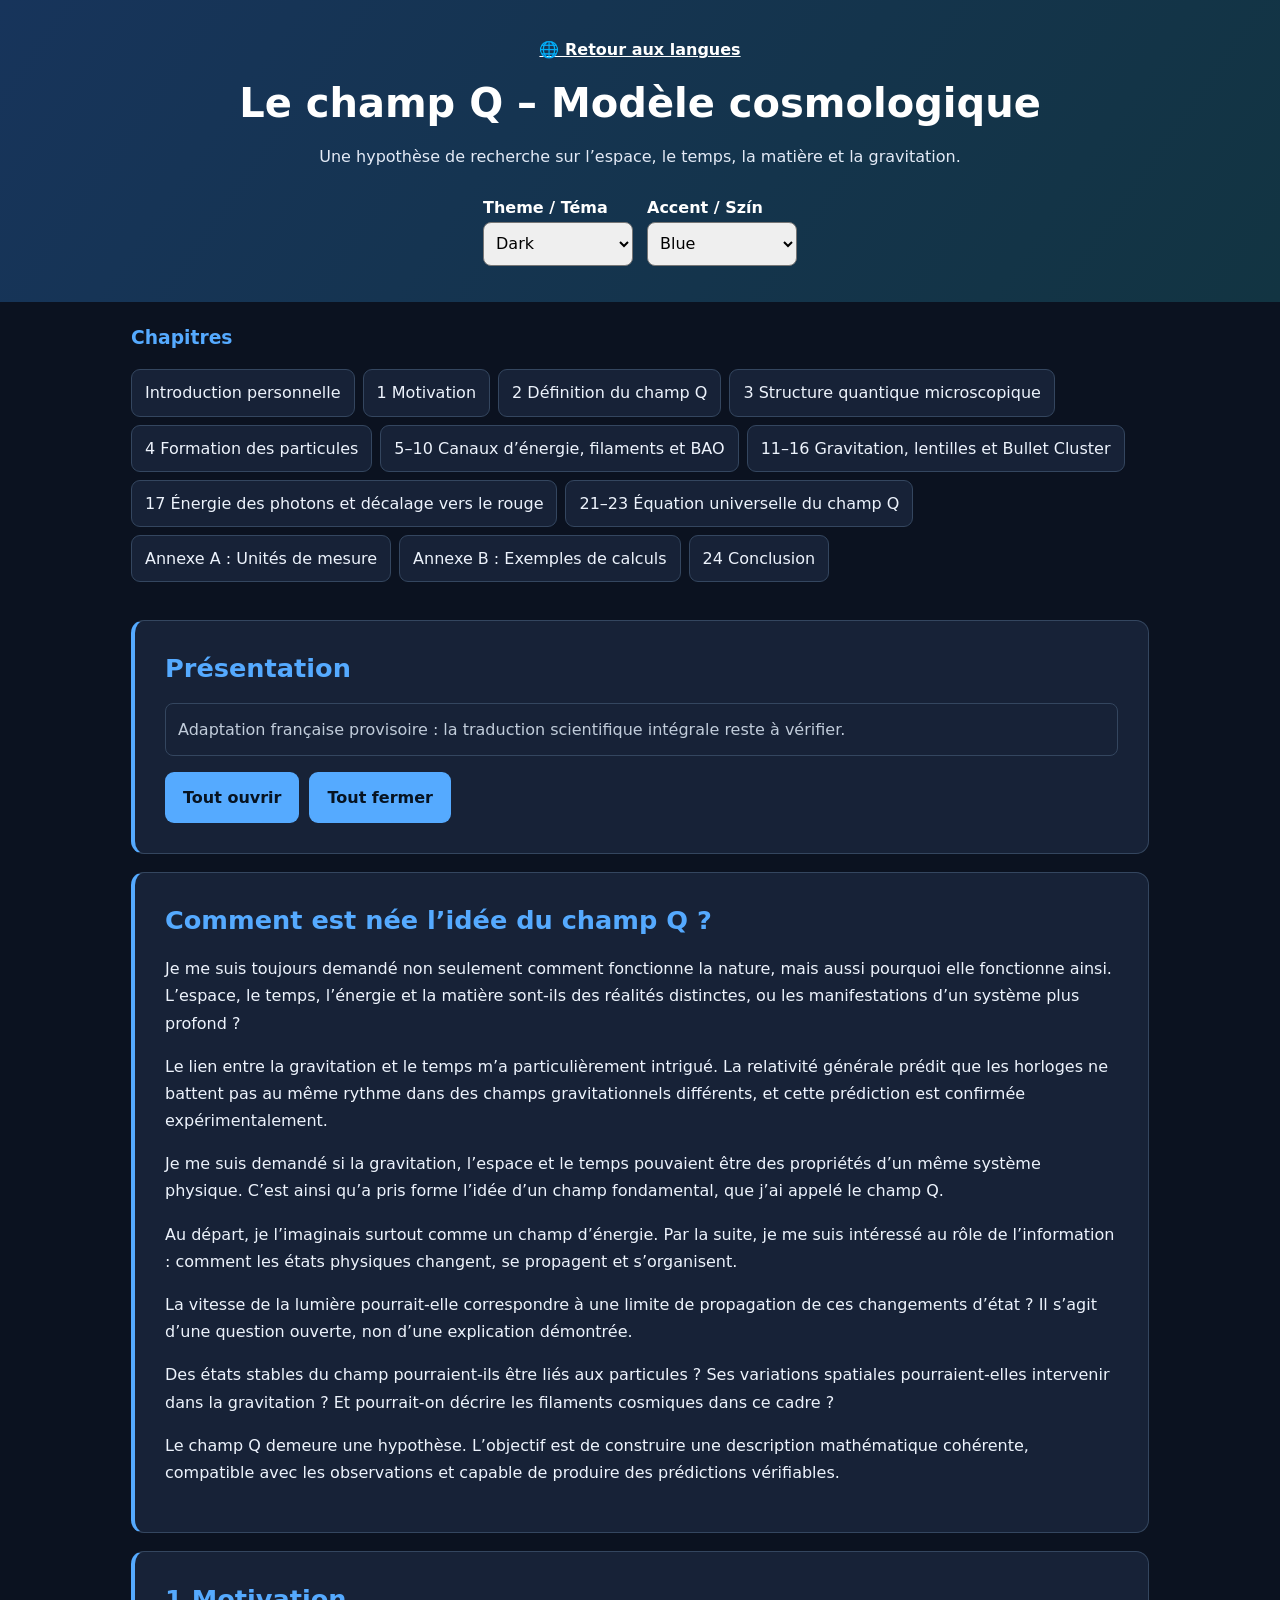
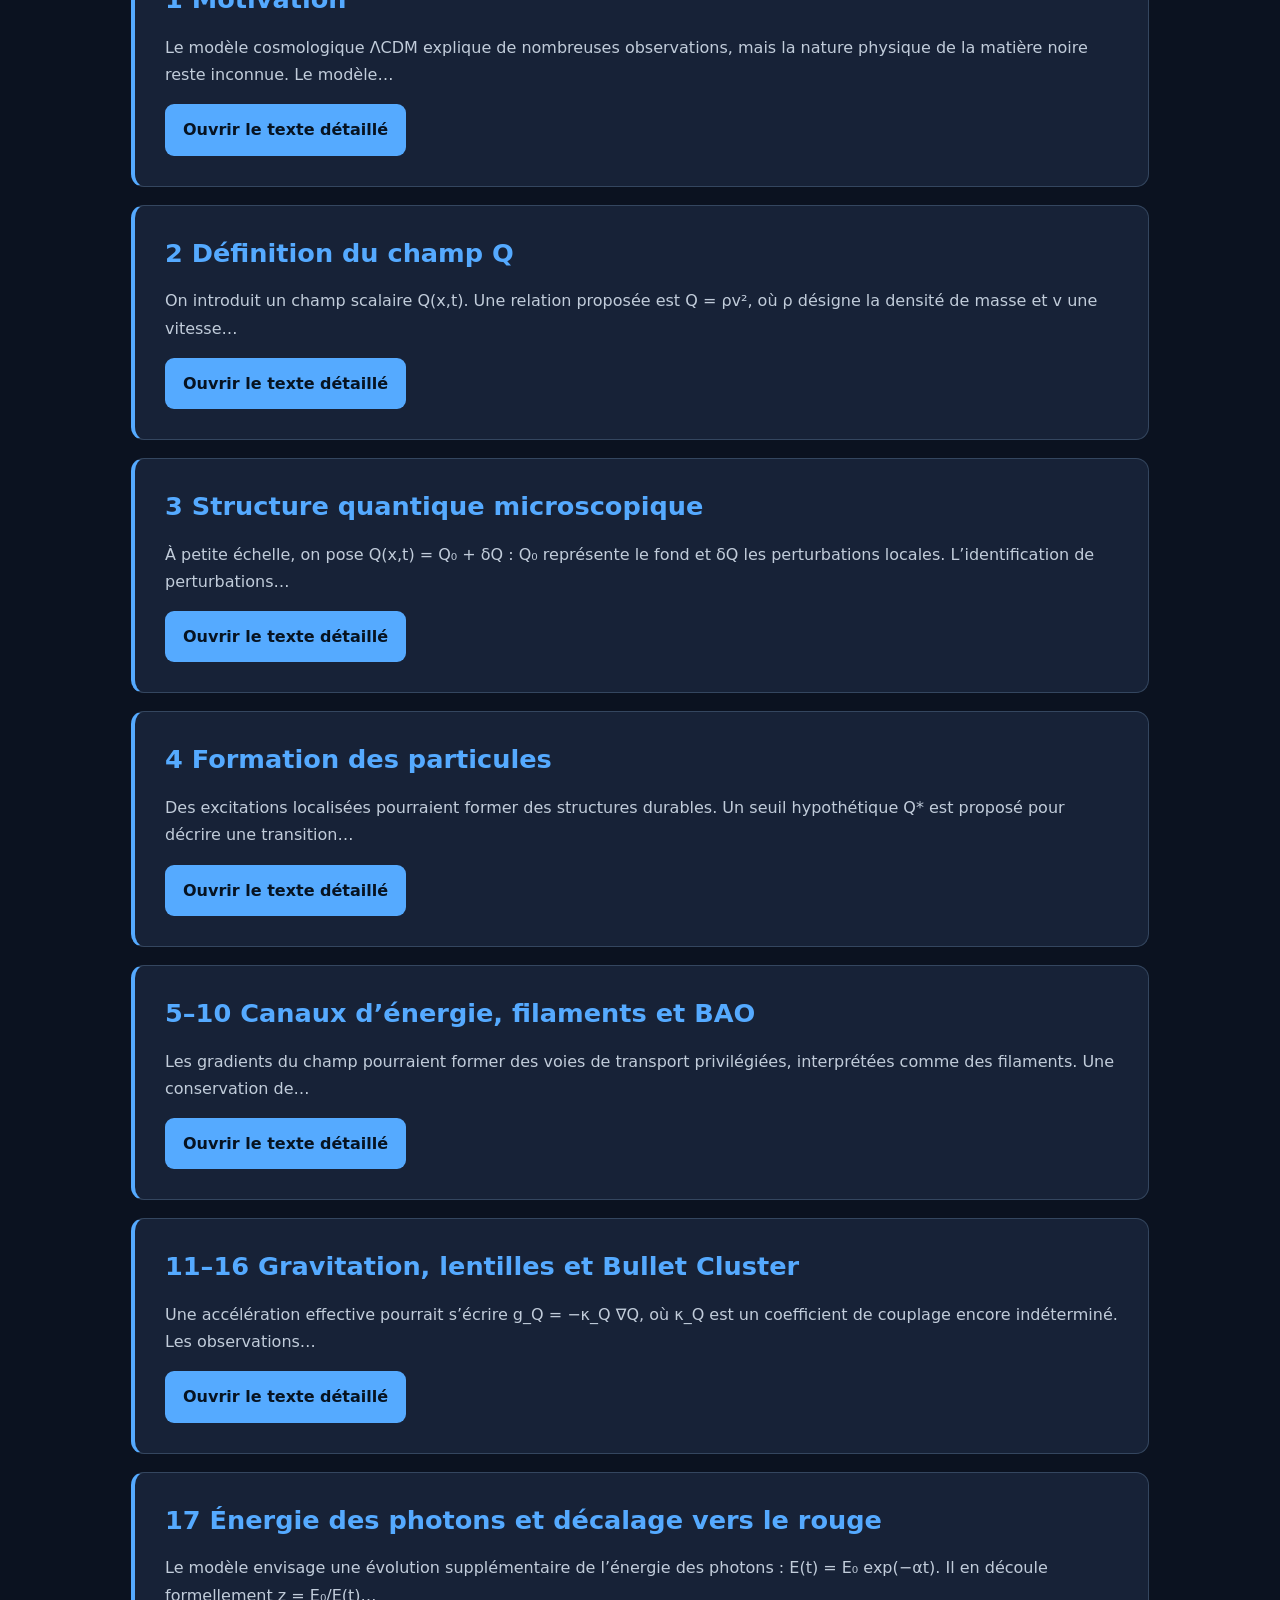
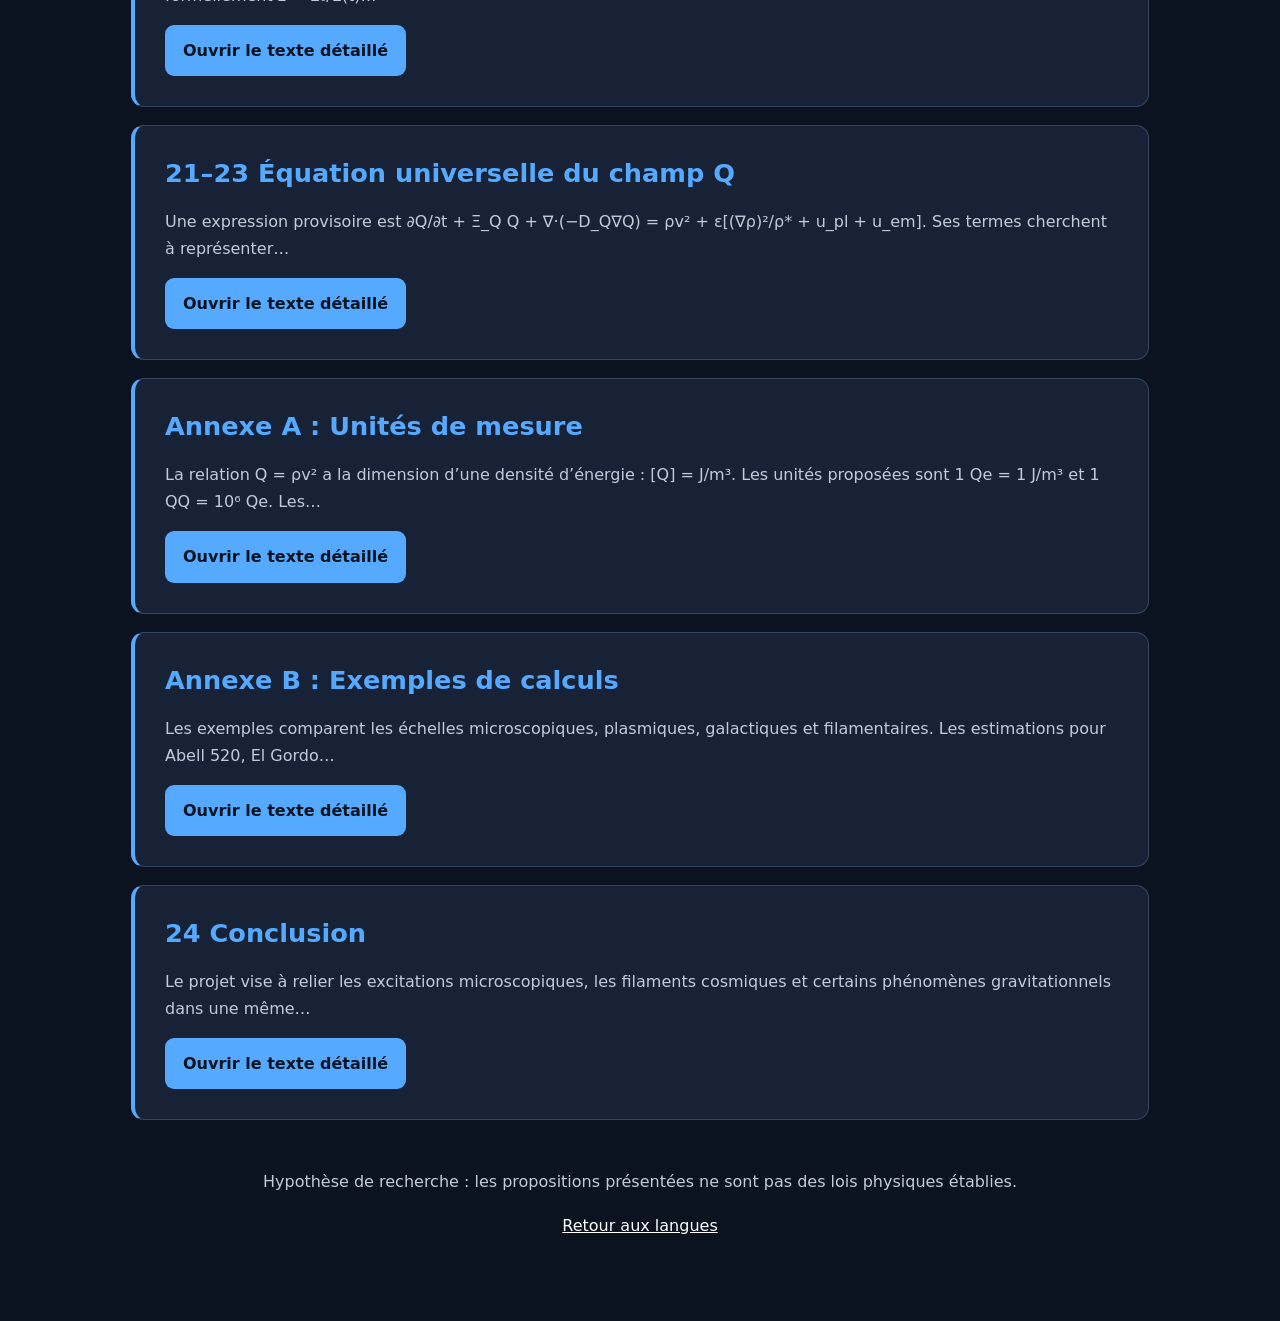
<file: fr/index.html>
<!DOCTYPE html><html lang="fr"><head><meta charset="utf-8"><meta name="viewport" content="width=device-width, initial-scale=1"><title>Le champ Q – Modèle cosmologique</title><link rel="stylesheet" href="../assets/styles.css"><script defer src="../assets/script.js"></script></head><body class="accent-blue"><header><div class="language-switch"><a href="../index.html">🌐 Retour aux langues</a></div><h1>Le champ Q – Modèle cosmologique</h1><p>Une hypothèse de recherche sur l’espace, le temps, la matière et la gravitation.</p><div class="controls"><div><label for="theme">Theme / Téma</label><select id="theme"><option value="dark">Dark</option><option value="light">Light</option></select></div><div><label for="accent">Accent / Szín</label><select id="accent"><option value="blue">Blue</option><option value="teal">Teal</option><option value="violet">Violet</option></select></div></div></header><nav aria-label="Chapitres"><h3>Chapitres</h3><a href="#personal-introduction">Introduction personnelle</a><a href="#motivation">1 Motivation</a><a href="#definition">2 Définition du champ Q</a><a href="#micro">3 Structure quantique microscopique</a><a href="#particles">4 Formation des particules</a><a href="#filaments">5–10 Canaux d’énergie, filaments et BAO</a><a href="#gravity">11–16 Gravitation, lentilles et Bullet Cluster</a><a href="#redshift">17 Énergie des photons et décalage vers le rouge</a><a href="#equation">21–23 Équation universelle du champ Q</a><a href="#appendix-a">Annexe A : Unités de mesure</a><a href="#appendix-b">Annexe B : Exemples de calculs</a><a href="#conclusion">24 Conclusion</a></nav><main><section id="overview"><h2>Présentation</h2><p class="translation-note">Adaptation française provisoire : la traduction scientifique intégrale reste à vérifier.</p><div class="buttons"><button type="button" id="openAll">Tout ouvrir</button><button type="button" id="closeAll">Tout fermer</button></div></section><section id="personal-introduction"><h2>Comment est née l’idée du champ Q ?</h2><p>Je me suis toujours demandé non seulement comment fonctionne la nature, mais aussi pourquoi elle fonctionne ainsi. L’espace, le temps, l’énergie et la matière sont-ils des réalités distinctes, ou les manifestations d’un système plus profond ?</p><p>Le lien entre la gravitation et le temps m’a particulièrement intrigué. La relativité générale prédit que les horloges ne battent pas au même rythme dans des champs gravitationnels différents, et cette prédiction est confirmée expérimentalement.</p><p>Je me suis demandé si la gravitation, l’espace et le temps pouvaient être des propriétés d’un même système physique. C’est ainsi qu’a pris forme l’idée d’un champ fondamental, que j’ai appelé le champ Q.</p><p>Au départ, je l’imaginais surtout comme un champ d’énergie. Par la suite, je me suis intéressé au rôle de l’information : comment les états physiques changent, se propagent et s’organisent.</p><p>La vitesse de la lumière pourrait-elle correspondre à une limite de propagation de ces changements d’état ? Il s’agit d’une question ouverte, non d’une explication démontrée.</p><p>Des états stables du champ pourraient-ils être liés aux particules ? Ses variations spatiales pourraient-elles intervenir dans la gravitation ? Et pourrait-on décrire les filaments cosmiques dans ce cadre ?</p><p>Le champ Q demeure une hypothèse. L’objectif est de construire une description mathématique cohérente, compatible avec les observations et capable de produire des prédictions vérifiables.</p></section><section class="chapter" id="motivation"><h2>1 Motivation</h2><div class="chapter-preview"><p>Le modèle cosmologique ΛCDM explique de nombreuses observations, mais la nature physique de la matière noire reste inconnue. Le modèle…</p><button type="button" class="expand-btn open-btn" aria-expanded="false" aria-controls="motivation-details">Ouvrir le texte détaillé</button></div><div class="chapter-details" id="motivation-details" hidden><div class="full-text"><pre>Le modèle cosmologique ΛCDM explique de nombreuses observations, mais la nature physique de la matière noire reste inconnue. Le modèle du champ Q examine l’hypothèse selon laquelle certaines manifestations gravitationnelles pourraient provenir de variations d’une structure de champ fondamentale. Il ne constitue pas à ce stade une alternative validée.</pre></div><button type="button" class="expand-btn close-btn">Fermer le texte détaillé</button></div></section><section class="chapter" id="definition"><h2>2 Définition du champ Q</h2><div class="chapter-preview"><p>On introduit un champ scalaire Q(x,t). Une relation proposée est Q = ρv², où ρ désigne la densité de masse et v une vitesse…</p><button type="button" class="expand-btn open-btn" aria-expanded="false" aria-controls="definition-details">Ouvrir le texte détaillé</button></div><div class="chapter-details" id="definition-details" hidden><div class="full-text"><pre>On introduit un champ scalaire Q(x,t). Une relation proposée est Q = ρv², où ρ désigne la densité de masse et v une vitesse caractéristique. Le lien entre la courbure ∇²Q et une densité gravitationnelle effective nécessite une justification dimensionnelle et expérimentale.</pre></div><button type="button" class="expand-btn close-btn">Fermer le texte détaillé</button></div></section><section class="chapter" id="micro"><h2>3 Structure quantique microscopique</h2><div class="chapter-preview"><p>À petite échelle, on pose Q(x,t) = Q₀ + δQ : Q₀ représente le fond et δQ les perturbations locales. L’identification de perturbations…</p><button type="button" class="expand-btn open-btn" aria-expanded="false" aria-controls="micro-details">Ouvrir le texte détaillé</button></div><div class="chapter-details" id="micro-details" hidden><div class="full-text"><pre>À petite échelle, on pose Q(x,t) = Q₀ + δQ : Q₀ représente le fond et δQ les perturbations locales. L’identification de perturbations stables à des particules reste hypothétique.</pre></div><button type="button" class="expand-btn close-btn">Fermer le texte détaillé</button></div></section><section class="chapter" id="particles"><h2>4 Formation des particules</h2><div class="chapter-preview"><p>Des excitations localisées pourraient former des structures durables. Un seuil hypothétique Q* est proposé pour décrire une transition…</p><button type="button" class="expand-btn open-btn" aria-expanded="false" aria-controls="particles-details">Ouvrir le texte détaillé</button></div><div class="chapter-details" id="particles-details" hidden><div class="full-text"><pre>Des excitations localisées pourraient former des structures durables. Un seuil hypothétique Q* est proposé pour décrire une transition éventuelle ; son existence et sa valeur ne sont pas établies.</pre></div><button type="button" class="expand-btn close-btn">Fermer le texte détaillé</button></div></section><section class="chapter" id="filaments"><h2>5–10 Canaux d’énergie, filaments et BAO</h2><div class="chapter-preview"><p>Les gradients du champ pourraient former des voies de transport privilégiées, interprétées comme des filaments. Une conservation de…</p><button type="button" class="expand-btn open-btn" aria-expanded="false" aria-controls="filaments-details">Ouvrir le texte détaillé</button></div><div class="chapter-details" id="filaments-details" hidden><div class="full-text"><pre>Les gradients du champ pourraient former des voies de transport privilégiées, interprétées comme des filaments. Une conservation de flux ΣJ_Q = 0 est envisagée aux jonctions. Le lien avec la toile cosmique et l’échelle BAO d’environ 150 Mpc doit être testé.</pre></div><button type="button" class="expand-btn close-btn">Fermer le texte détaillé</button></div></section><section class="chapter" id="gravity"><h2>11–16 Gravitation, lentilles et Bullet Cluster</h2><div class="chapter-preview"><p>Une accélération effective pourrait s’écrire g_Q = −κ_Q ∇Q, où κ_Q est un coefficient de couplage encore indéterminé. Les observations…</p><button type="button" class="expand-btn open-btn" aria-expanded="false" aria-controls="gravity-details">Ouvrir le texte détaillé</button></div><div class="chapter-details" id="gravity-details" hidden><div class="full-text"><pre>Une accélération effective pourrait s’écrire g_Q = −κ_Q ∇Q, où κ_Q est un coefficient de couplage encore indéterminé. Les observations de lentilles gravitationnelles, notamment celles du Bullet Cluster, imposent des contraintes fortes à cette hypothèse.</pre></div><button type="button" class="expand-btn close-btn">Fermer le texte détaillé</button></div></section><section class="chapter" id="redshift"><h2>17 Énergie des photons et décalage vers le rouge</h2><div class="chapter-preview"><p>Le modèle envisage une évolution supplémentaire de l’énergie des photons : E(t) = E₀ exp(−αt). Il en découle formellement z = E₀/E(t)…</p><button type="button" class="expand-btn open-btn" aria-expanded="false" aria-controls="redshift-details">Ouvrir le texte détaillé</button></div><div class="chapter-details" id="redshift-details" hidden><div class="full-text"><pre>Le modèle envisage une évolution supplémentaire de l’énergie des photons : E(t) = E₀ exp(−αt). Il en découle formellement z = E₀/E(t) − 1. La compatibilité avec les supernovae, la dilatation temporelle et le fond diffus cosmologique reste à établir.</pre></div><button type="button" class="expand-btn close-btn">Fermer le texte détaillé</button></div></section><section class="chapter" id="equation"><h2>21–23 Équation universelle du champ Q</h2><div class="chapter-preview"><p>Une expression provisoire est ∂Q/∂t + Ξ_Q Q + ∇·(−D_Q∇Q) = ρv² + ε[(∇ρ)²/ρ* + u_pl + u_em]. Ses termes cherchent à représenter…</p><button type="button" class="expand-btn open-btn" aria-expanded="false" aria-controls="equation-details">Ouvrir le texte détaillé</button></div><div class="chapter-details" id="equation-details" hidden><div class="full-text"><pre>Une expression provisoire est ∂Q/∂t + Ξ_Q Q + ∇·(−D_Q∇Q) = ρv² + ε[(∇ρ)²/ρ* + u_pl + u_em]. Ses termes cherchent à représenter l’évolution temporelle, le transport et les effets de divers milieux. La cohérence dimensionnelle doit encore être étudiée.</pre></div><button type="button" class="expand-btn close-btn">Fermer le texte détaillé</button></div></section><section class="chapter" id="appendix-a"><h2>Annexe A : Unités de mesure</h2><div class="chapter-preview"><p>La relation Q = ρv² a la dimension d’une densité d’énergie : [Q] = J/m³. Les unités proposées sont 1 Qe = 1 J/m³ et 1 QQ = 10⁶ Qe. Les…</p><button type="button" class="expand-btn open-btn" aria-expanded="false" aria-controls="appendix-a-details">Ouvrir le texte détaillé</button></div><div class="chapter-details" id="appendix-a-details" hidden><div class="full-text"><pre>La relation Q = ρv² a la dimension d’une densité d’énergie : [Q] = J/m³. Les unités proposées sont 1 Qe = 1 J/m³ et 1 QQ = 10⁶ Qe. Les valeurs Q₀ et Q* sont des paramètres supposés, non des constantes mesurées.</pre></div><button type="button" class="expand-btn close-btn">Fermer le texte détaillé</button></div></section><section class="chapter" id="appendix-b"><h2>Annexe B : Exemples de calculs</h2><div class="chapter-preview"><p>Les exemples comparent les échelles microscopiques, plasmiques, galactiques et filamentaires. Les estimations pour Abell 520, El Gordo…</p><button type="button" class="expand-btn open-btn" aria-expanded="false" aria-controls="appendix-b-details">Ouvrir le texte détaillé</button></div><div class="chapter-details" id="appendix-b-details" hidden><div class="full-text"><pre>Les exemples comparent les échelles microscopiques, plasmiques, galactiques et filamentaires. Les estimations pour Abell 520, El Gordo et Bullet Cluster nécessitent une validation indépendante.</pre></div><button type="button" class="expand-btn close-btn">Fermer le texte détaillé</button></div></section><section class="chapter" id="conclusion"><h2>24 Conclusion</h2><div class="chapter-preview"><p>Le projet vise à relier les excitations microscopiques, les filaments cosmiques et certains phénomènes gravitationnels dans une même…</p><button type="button" class="expand-btn open-btn" aria-expanded="false" aria-controls="conclusion-details">Ouvrir le texte détaillé</button></div><div class="chapter-details" id="conclusion-details" hidden><div class="full-text"><pre>Le projet vise à relier les excitations microscopiques, les filaments cosmiques et certains phénomènes gravitationnels dans une même description. Il faudra des équations cohérentes et des prédictions testables pour en faire une théorie physique validée.</pre></div><button type="button" class="expand-btn close-btn">Fermer le texte détaillé</button></div></section><footer>Hypothèse de recherche : les propositions présentées ne sont pas des lois physiques établies.<p><a href="../index.html">Retour aux langues</a></p></footer></main></body></html>
</file>
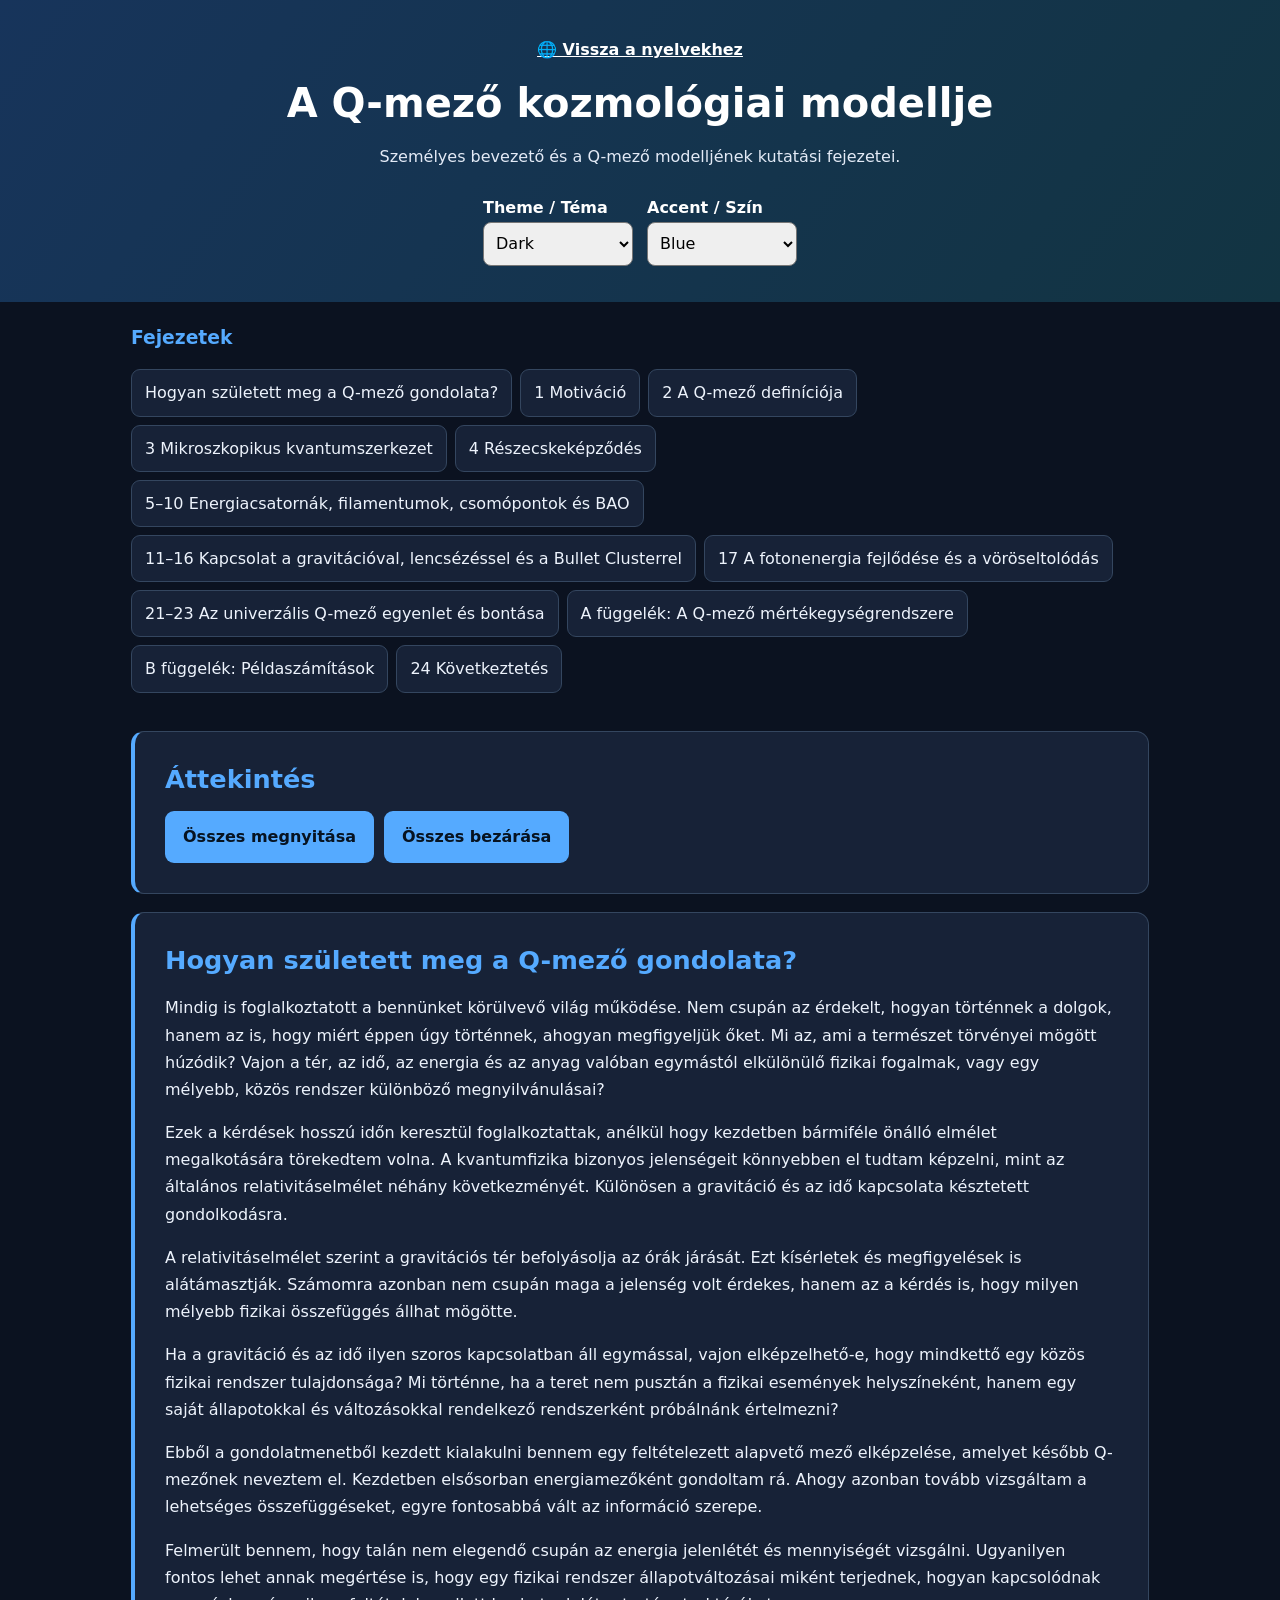
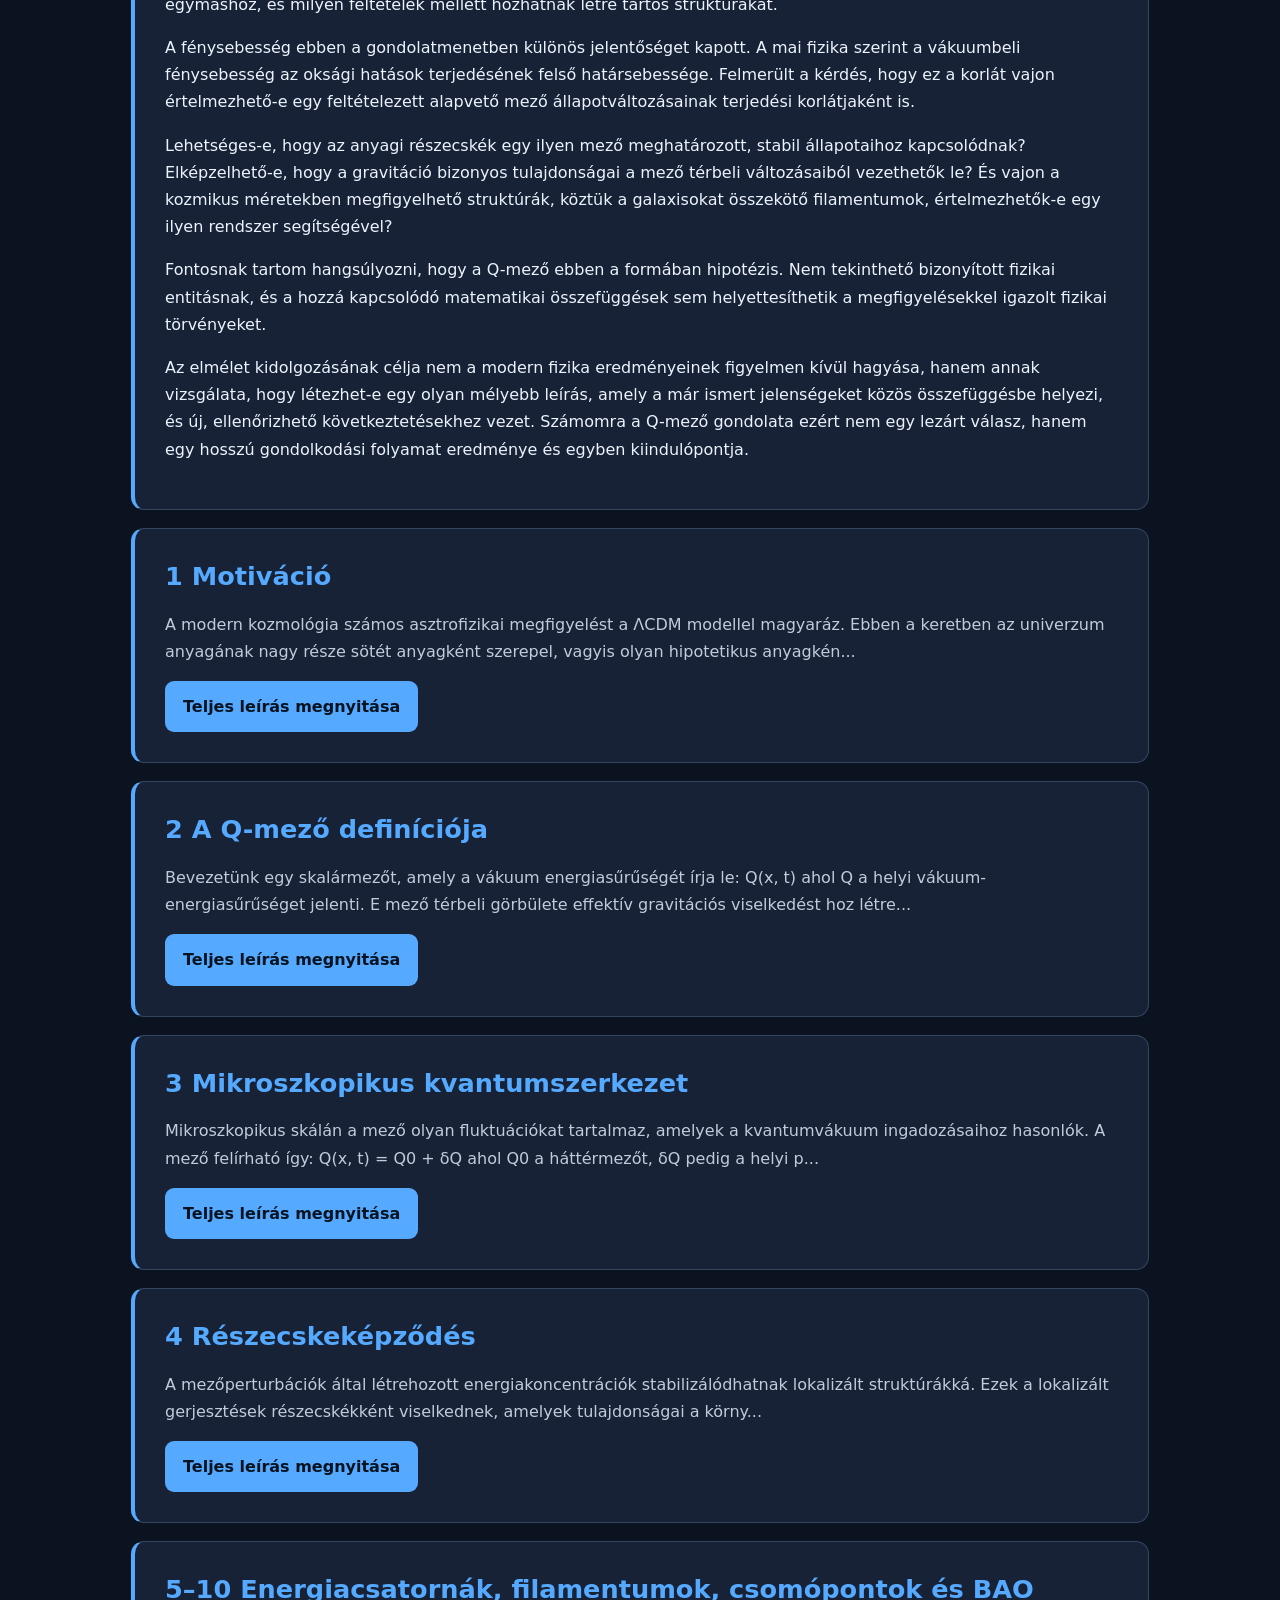
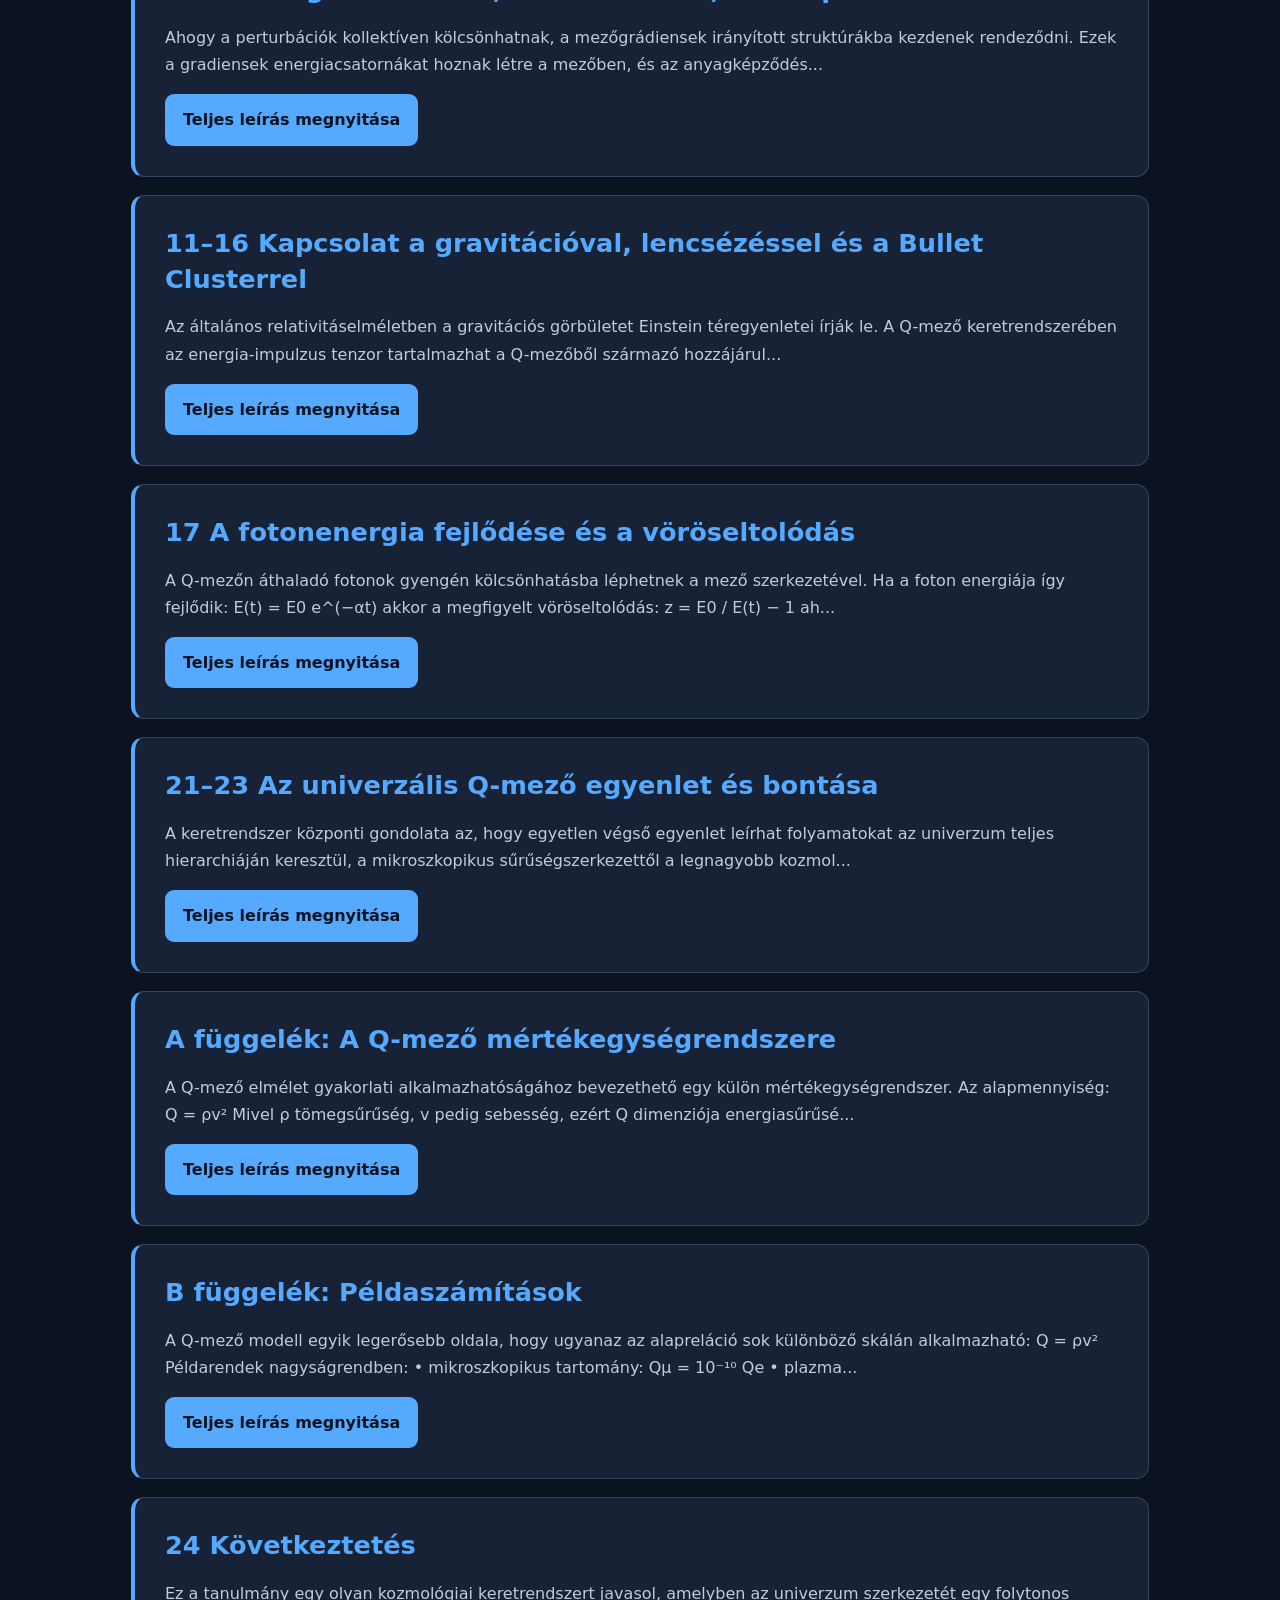
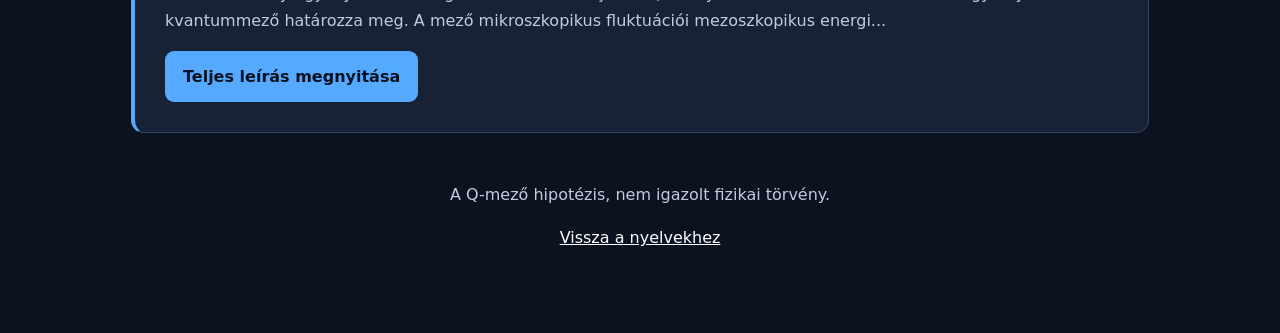
<file: hu/index.html>
<!DOCTYPE html><html lang="hu"><head><meta charset="utf-8"><meta name="viewport" content="width=device-width, initial-scale=1"><title>A Q-mező kozmológiai modellje</title><link rel="stylesheet" href="../assets/styles.css"><script defer src="../assets/script.js"></script></head><body class="accent-blue"><header><div class="language-switch"><a href="../index.html">🌐 Vissza a nyelvekhez</a></div><h1>A Q-mező kozmológiai modellje</h1><p>Személyes bevezető és a Q-mező modelljének kutatási fejezetei.</p><div class="controls"><div><label for="theme">Theme / Téma</label><select id="theme"><option value="dark">Dark</option><option value="light">Light</option></select></div><div><label for="accent">Accent / Szín</label><select id="accent"><option value="blue">Blue</option><option value="teal">Teal</option><option value="violet">Violet</option></select></div></div></header><nav aria-label="Fejezetek"><h3>Fejezetek</h3><a href="#personal-introduction">Hogyan született meg a Q-mező gondolata?</a><a href="#motivation">1 Motiváció</a><a href="#definition">2 A Q-mező definíciója</a><a href="#micro">3 Mikroszkopikus kvantumszerkezet</a><a href="#particles">4 Részecskeképződés</a><a href="#filaments">5–10 Energiacsatornák, filamentumok, csomópontok és BAO</a><a href="#gravity">11–16 Kapcsolat a gravitációval, lencsézéssel és a Bullet Clusterrel</a><a href="#redshift">17 A fotonenergia fejlődése és a vöröseltolódás</a><a href="#equation">21–23 Az univerzális Q-mező egyenlet és bontása</a><a href="#appendix-a">A függelék: A Q-mező mértékegységrendszere</a><a href="#appendix-b">B függelék: Példaszámítások</a><a href="#conclusion">24 Következtetés</a></nav><main><section id="overview"><h2>Áttekintés</h2><div class="buttons"><button type="button" id="openAll">Összes megnyitása</button><button type="button" id="closeAll">Összes bezárása</button></div></section><section id="personal-introduction"><h2>Hogyan született meg a Q-mező gondolata?</h2><p>Mindig is foglalkoztatott a bennünket körülvevő világ működése. Nem csupán az érdekelt, hogyan történnek a dolgok, hanem az is, hogy miért éppen úgy történnek, ahogyan megfigyeljük őket. Mi az, ami a természet törvényei mögött húzódik? Vajon a tér, az idő, az energia és az anyag valóban egymástól elkülönülő fizikai fogalmak, vagy egy mélyebb, közös rendszer különböző megnyilvánulásai?</p><p>Ezek a kérdések hosszú időn keresztül foglalkoztattak, anélkül hogy kezdetben bármiféle önálló elmélet megalkotására törekedtem volna. A kvantumfizika bizonyos jelenségeit könnyebben el tudtam képzelni, mint az általános relativitáselmélet néhány következményét. Különösen a gravitáció és az idő kapcsolata késztetett gondolkodásra.</p><p>A relativitáselmélet szerint a gravitációs tér befolyásolja az órák járását. Ezt kísérletek és megfigyelések is alátámasztják. Számomra azonban nem csupán maga a jelenség volt érdekes, hanem az a kérdés is, hogy milyen mélyebb fizikai összefüggés állhat mögötte.</p><p>Ha a gravitáció és az idő ilyen szoros kapcsolatban áll egymással, vajon elképzelhető-e, hogy mindkettő egy közös fizikai rendszer tulajdonsága? Mi történne, ha a teret nem pusztán a fizikai események helyszíneként, hanem egy saját állapotokkal és változásokkal rendelkező rendszerként próbálnánk értelmezni?</p><p>Ebből a gondolatmenetből kezdett kialakulni bennem egy feltételezett alapvető mező elképzelése, amelyet később Q-mezőnek neveztem el. Kezdetben elsősorban energiamezőként gondoltam rá. Ahogy azonban tovább vizsgáltam a lehetséges összefüggéseket, egyre fontosabbá vált az információ szerepe.</p><p>Felmerült bennem, hogy talán nem elegendő csupán az energia jelenlétét és mennyiségét vizsgálni. Ugyanilyen fontos lehet annak megértése is, hogy egy fizikai rendszer állapotváltozásai miként terjednek, hogyan kapcsolódnak egymáshoz, és milyen feltételek mellett hozhatnak létre tartós struktúrákat.</p><p>A fénysebesség ebben a gondolatmenetben különös jelentőséget kapott. A mai fizika szerint a vákuumbeli fénysebesség az oksági hatások terjedésének felső határsebessége. Felmerült a kérdés, hogy ez a korlát vajon értelmezhető-e egy feltételezett alapvető mező állapotváltozásainak terjedési korlátjaként is.</p><p>Lehetséges-e, hogy az anyagi részecskék egy ilyen mező meghatározott, stabil állapotaihoz kapcsolódnak? Elképzelhető-e, hogy a gravitáció bizonyos tulajdonságai a mező térbeli változásaiból vezethetők le? És vajon a kozmikus méretekben megfigyelhető struktúrák, köztük a galaxisokat összekötő filamentumok, értelmezhetők-e egy ilyen rendszer segítségével?</p><p>Fontosnak tartom hangsúlyozni, hogy a Q-mező ebben a formában hipotézis. Nem tekinthető bizonyított fizikai entitásnak, és a hozzá kapcsolódó matematikai összefüggések sem helyettesíthetik a megfigyelésekkel igazolt fizikai törvényeket.</p><p>Az elmélet kidolgozásának célja nem a modern fizika eredményeinek figyelmen kívül hagyása, hanem annak vizsgálata, hogy létezhet-e egy olyan mélyebb leírás, amely a már ismert jelenségeket közös összefüggésbe helyezi, és új, ellenőrizhető következtetésekhez vezet. Számomra a Q-mező gondolata ezért nem egy lezárt válasz, hanem egy hosszú gondolkodási folyamat eredménye és egyben kiindulópontja.</p></section><section class="chapter" id="motivation"><h2>1 Motiváció</h2><div class="chapter-preview"><p>A modern kozmológia számos asztrofizikai megfigyelést a ΛCDM modellel magyaráz. Ebben a keretben az univerzum anyagának nagy része sötét anyagként szerepel, vagyis olyan hipotetikus anyagkén...</p><button type="button" class="expand-btn open-btn" aria-expanded="false" aria-controls="motivation-details">Teljes leírás megnyitása</button></div><div class="chapter-details" id="motivation-details" hidden><div class="full-text"><pre>A modern kozmológia számos asztrofizikai megfigyelést a ΛCDM modellel magyaráz. Ebben a keretben az univerzum anyagának nagy része sötét anyagként szerepel, vagyis olyan hipotetikus anyagként, amely gravitációsan kölcsönhat, de elektromágnesesen nem.

Bár ez a modell sok megfigyelést sikeresen leír, a sötét anyag fizikai természete továbbra sem ismert, és közvetlen kimutatása mindeddig nem történt meg.

Olyan megfigyelések, mint a galaxishalmaz-ütközésekben látható gravitációs lencsézés — ideértve a Bullet Clusterhez hasonló rendszereket — arra utalnak, hogy a gravitációs központok térben elválhatnak a látható barionos anyagtól.

E munka motivációja az a lehetőség volt, hogy ezek a jelenségek nem láthatatlan anyagból, hanem magának a térszerkezetnek a változásaiból eredhetnek.

A jelen modell szerint a tér egy folytonos energia-mezőt tartalmaz, amelynek szerkezete meghatározza a gravitációs jelenségeket.

A keretrendszer később azzal a gondolattal bővült, hogy ez a mező nem pusztán passzívan „létezik&quot; a téridőben, hanem szerepet játszhat a gravitációs viselkedés, a nagyléptékű struktúrák, sőt akár a tér- és időrend makroszkopikus fogalmainak hatékony létrehozásában is.</pre></div><button type="button" class="expand-btn close-btn">Teljes leírás bezárása</button></div></section><section class="chapter" id="definition"><h2>2 A Q-mező definíciója</h2><div class="chapter-preview"><p>Bevezetünk egy skalármezőt, amely a vákuum energiasűrűségét írja le: Q(x, t) ahol Q a helyi vákuum-energiasűrűséget jelenti. E mező térbeli görbülete effektív gravitációs viselkedést hoz létre...</p><button type="button" class="expand-btn open-btn" aria-expanded="false" aria-controls="definition-details">Teljes leírás megnyitása</button></div><div class="chapter-details" id="definition-details" hidden><div class="full-text"><pre>Bevezetünk egy skalármezőt, amely a vákuum energiasűrűségét írja le:

Q(x, t)

ahol Q a helyi vákuum-energiasűrűséget jelenti.

E mező térbeli görbülete effektív gravitációs viselkedést hoz létre.

Az effektív gravitációs sűrűség felírható így:

ρQ = ∇²Q

Azok a tartományok, ahol a mező görbülete nő, erősebb gravitációs hatásoknak felelnek meg.

A mező egy dinamikusabb alakja a fizikailag szemléletes mennyiség segítségével adható meg:

Q = ρv²

ahol ρ a helyi tömegsűrűség, v pedig a rendszerre jellemző sebességskála.

Ez a mennyiség az anyagmozgáshoz kapcsolódó helyi dinamikai energiasűrűséget reprezentálja.</pre></div><button type="button" class="expand-btn close-btn">Teljes leírás bezárása</button></div></section><section class="chapter" id="micro"><h2>3 Mikroszkopikus kvantumszerkezet</h2><div class="chapter-preview"><p>Mikroszkopikus skálán a mező olyan fluktuációkat tartalmaz, amelyek a kvantumvákuum ingadozásaihoz hasonlók. A mező felírható így: Q(x, t) = Q0 + δQ ahol Q0 a háttérmezőt, δQ pedig a helyi p...</p><button type="button" class="expand-btn open-btn" aria-expanded="false" aria-controls="micro-details">Teljes leírás megnyitása</button></div><div class="chapter-details" id="micro-details" hidden><div class="full-text"><pre>Mikroszkopikus skálán a mező olyan fluktuációkat tartalmaz, amelyek a kvantumvákuum ingadozásaihoz hasonlók.

A mező felírható így:

Q(x, t) = Q0 + δQ

ahol Q0 a háttérmezőt, δQ pedig a helyi perturbációkat jelenti.

A lokalizált, stabil perturbációk megfeleltethetők elemi részecskéknek.

Így a részecskék az alapul szolgáló Q-mező gerjesztéseiként értelmezhetők.</pre></div><button type="button" class="expand-btn close-btn">Teljes leírás bezárása</button></div></section><section class="chapter" id="particles"><h2>4 Részecskeképződés</h2><div class="chapter-preview"><p>A mezőperturbációk által létrehozott energiakoncentrációk stabilizálódhatnak lokalizált struktúrákká. Ezek a lokalizált gerjesztések részecskékként viselkednek, amelyek tulajdonságai a körny...</p><button type="button" class="expand-btn open-btn" aria-expanded="false" aria-controls="particles-details">Teljes leírás megnyitása</button></div><div class="chapter-details" id="particles-details" hidden><div class="full-text"><pre>A mezőperturbációk által létrehozott energiakoncentrációk stabilizálódhatnak lokalizált struktúrákká.

Ezek a lokalizált gerjesztések részecskékként viselkednek, amelyek tulajdonságai a környező mező szerkezetétől függenek.

A részecskekölcsönhatások ezért a mezőgerjesztések kölcsönhatásaiként is értelmezhetők.

Bevezethető egy hasznos küszöbfogalom: Q*.

E kritikus mezőszint fölött a helyi Q-mező szerkezete egyszerű fluktuációs viselkedésből stabil, anyagszerű vagy erősen szervezett fizikai állapotokba mehet át.</pre></div><button type="button" class="expand-btn close-btn">Teljes leírás bezárása</button></div></section><section class="chapter" id="filaments"><h2>5–10 Energiacsatornák, filamentumok, csomópontok és BAO</h2><div class="chapter-preview"><p>Ahogy a perturbációk kollektíven kölcsönhatnak, a mezőgrádiensek irányított struktúrákba kezdenek rendeződni. Ezek a gradiensek energiacsatornákat hoznak létre a mezőben, és az anyagképződés...</p><button type="button" class="expand-btn open-btn" aria-expanded="false" aria-controls="filaments-details">Teljes leírás megnyitása</button></div><div class="chapter-details" id="filaments-details" hidden><div class="full-text"><pre>Ahogy a perturbációk kollektíven kölcsönhatnak, a mezőgrádiensek irányított struktúrákba kezdenek rendeződni. Ezek a gradiensek energiacsatornákat hoznak létre a mezőben, és az anyagképződés ezek mentén történhet előnyben.

Nagyobb skálán ezek a csatornák filamentumszerű struktúrákká fejlődnek. A filamentumok fokozott mezőgradiensű tartományoknak felelnek meg, F = ∇Q, és irányítják az anyag gravitációs összegyűlését.

Ha a kozmikus filamentumokat a Q-mező energia-szállító csatornáinak tekintjük, akkor metszéspontjaik fluxuscsomópontokként viselkednek. Egy olyan csomópontnál, ahol több filamentum találkozik, a Q-fluxusnak teljesítenie kell a megmaradási feltételt:

∑JQ = 0

Ez az elektromos hálózatok Kirchhoff-törvényéhez hasonló. Ha három filamentum találkozik hasonló fluxusnagyságokkal, a stabil konfiguráció körülbelül 120°-os szögeket hoz létre.

Az így kialakuló nagyléptékű szerkezet hasonlít a megfigyelt kozmikus hálóhoz: a galaxisok filamentumok mentén alakulnak ki, az üregek alacsony gradiensű tartományokban jelennek meg, a galaxishalmazok pedig gyakran a filamentumok metszéseinél jönnek létre.

A keret egy nagyobb, körülbelül 150 Mpc-es jellegzetes skálát is megenged, amely a barionakusztikus oszcilláció (BAO) jellegzetességéhez kapcsolható, és a Q-mező transzportgeometriájának magasabb rendű rezonáns módjaként értelmezhető.</pre></div><button type="button" class="expand-btn close-btn">Teljes leírás bezárása</button></div></section><section class="chapter" id="gravity"><h2>11–16 Kapcsolat a gravitációval, lencsézéssel és a Bullet Clusterrel</h2><div class="chapter-preview"><p>Az általános relativitáselméletben a gravitációs görbületet Einstein téregyenletei írják le. A Q-mező keretrendszerében az energia-impulzus tenzor tartalmazhat a Q-mezőből származó hozzájárul...</p><button type="button" class="expand-btn open-btn" aria-expanded="false" aria-controls="gravity-details">Teljes leírás megnyitása</button></div><div class="chapter-details" id="gravity-details" hidden><div class="full-text"><pre>Az általános relativitáselméletben a gravitációs görbületet Einstein téregyenletei írják le. A Q-mező keretrendszerében az energia-impulzus tenzor tartalmazhat a Q-mezőből származó hozzájárulásokat is, így a mezőszerkezet befolyásolhatja a téridő görbületét.

A modell kiterjesztett változata ennél tovább megy, és azt sugallja, hogy a téridő geometriája nem feltétlenül alapvető entitás, hanem effektív makroszkopikus leírás lehet.

Gyenge mező határesetben az effektív gravitációs gyorsulás közelíthető így:

g_Q = −κ_Q ∇Q

Ez arra utal, hogy a gravitációs vonzás a Q-mező energiasűrűségének térbeli változásaiból emelkedhet ki.

Ugyanez az elképzelés természetes módon kapcsolódik a gravitációs lencsézéshez is: amikor a fény olyan tartományokon halad át, ahol ∇Q ≠ 0, a pályája meggörbülhet.

A galaxisok rotációs görbéit szintén befolyásolhatja, ha az effektív potenciál tartalmaz egy Q-mező tagot:

Φeff = Φgravity + ΦQ

Olyan halmazütközésekben, mint a Bullet Cluster, a lencsézési jel a mező geometriájához igazodhat, nem csak a látható barionos gázhoz, ami alternatív értelmezést kínál a lencsézési térképek és a közönséges anyag közötti megfigyelt elválásra.</pre></div><button type="button" class="expand-btn close-btn">Teljes leírás bezárása</button></div></section><section class="chapter" id="redshift"><h2>17 A fotonenergia fejlődése és a vöröseltolódás</h2><div class="chapter-preview"><p>A Q-mezőn áthaladó fotonok gyengén kölcsönhatásba léphetnek a mező szerkezetével. Ha a foton energiája így fejlődik: E(t) = E0 e^(−αt) akkor a megfigyelt vöröseltolódás: z = E0 / E(t) − 1 ah...</p><button type="button" class="expand-btn open-btn" aria-expanded="false" aria-controls="redshift-details">Teljes leírás megnyitása</button></div><div class="chapter-details" id="redshift-details" hidden><div class="full-text"><pre>A Q-mezőn áthaladó fotonok gyengén kölcsönhatásba léphetnek a mező szerkezetével.

Ha a foton energiája így fejlődik:

E(t) = E0 e^(−αt)

akkor a megfigyelt vöröseltolódás:

z = E0 / E(t) − 1

ahol α a fotonok és a Q-mező közötti kölcsönhatás erősségét jelenti.

Ez a mechanizmus hozzájárulhat a kozmológiai vöröseltolódáshoz, és indokolttá teszi a standard Hubble-féle hígulási tag újragondolását a teljes Q-mező egyenletben.</pre></div><button type="button" class="expand-btn close-btn">Teljes leírás bezárása</button></div></section><section class="chapter" id="equation"><h2>21–23 Az univerzális Q-mező egyenlet és bontása</h2><div class="chapter-preview"><p>A keretrendszer központi gondolata az, hogy egyetlen végső egyenlet leírhat folyamatokat az univerzum teljes hierarchiáján keresztül, a mikroszkopikus sűrűségszerkezettől a legnagyobb kozmol...</p><button type="button" class="expand-btn open-btn" aria-expanded="false" aria-controls="equation-details">Teljes leírás megnyitása</button></div><div class="chapter-details" id="equation-details" hidden><div class="full-text"><pre>A keretrendszer központi gondolata az, hogy egyetlen végső egyenlet leírhat folyamatokat az univerzum teljes hierarchiáján keresztül, a mikroszkopikus sűrűségszerkezettől a legnagyobb kozmológiai skálákig.

Korábbi alak:

∂Q/∂t + 3HQ + ∇·(−DQ∇Q) = ρv² + ε[(∇ρ)²/ρ* + upl + uem]

A kiterjesztett értelmezésben a 3HQ Hubble-tag újragondolásra kerül, és helyét egy effektív Q-mező torzulási tag veszi át:

ΞQQ

így a módosított egyenlet:

∂Q/∂t + ΞQQ + ∇·(−DQ∇Q) = ρv² + ε[(∇ρ)²/ρ* + upl + uem]

A tagok jelentése hierarchikus:
• ∂Q/∂t : a mező időbeli fejlődése
• ΞQQ : nagyléptékű Q-mező torzulás
• ∇·(−DQ∇Q) : transzport és filamentáris szerveződés
• ρv² : galaktikus és halmazdinamika
• (∇ρ)²/ρ* : mikroszkopikus szerkezet és részecskeképződés
• upl : plazmadominált környezetek
• uem : elektromágneses és sugárzási környezetek

Ebben az értelemben az egyenlet nem csupán formula, hanem egy térkép, amely összekapcsolja a mikroszkopikus kvantumszerkezetet, a plazmafizikát, a galaktikus dinamikát, a kozmikus filamentumokat és az effektív kozmológiai fejlődést.</pre></div><button type="button" class="expand-btn close-btn">Teljes leírás bezárása</button></div></section><section class="chapter" id="appendix-a"><h2>A függelék: A Q-mező mértékegységrendszere</h2><div class="chapter-preview"><p>A Q-mező elmélet gyakorlati alkalmazhatóságához bevezethető egy külön mértékegységrendszer. Az alapmennyiség: Q = ρv² Mivel ρ tömegsűrűség, v pedig sebesség, ezért Q dimenziója energiasűrűsé...</p><button type="button" class="expand-btn open-btn" aria-expanded="false" aria-controls="appendix-a-details">Teljes leírás megnyitása</button></div><div class="chapter-details" id="appendix-a-details" hidden><div class="full-text"><pre>A Q-mező elmélet gyakorlati alkalmazhatóságához bevezethető egy külön mértékegységrendszer.

Az alapmennyiség:

Q = ρv²

Mivel ρ tömegsűrűség, v pedig sebesség, ezért Q dimenziója energiasűrűség:

[Q] = J/m³

Alapegység:

1 Qe = 1 J/m³

Nagyobb skálájú egység:

1 QQ = 10⁶ Qe

Bevezethető egy kicsi háttér-alapérték:

Q0 ~ 10⁻¹⁵ Qe

Definiálható egy kritikus küszöb is:

Q* ~ 10⁻¹² Qe

Hasznos kontrasztmérték:

ΔQ = (Q − Q0) / Q0

amely megmutatja, hogy egy adott tartomány mennyire tér el a háttérmezőtől.</pre></div><button type="button" class="expand-btn close-btn">Teljes leírás bezárása</button></div></section><section class="chapter" id="appendix-b"><h2>B függelék: Példaszámítások</h2><div class="chapter-preview"><p>A Q-mező modell egyik legerősebb oldala, hogy ugyanaz az alapreláció sok különböző skálán alkalmazható: Q = ρv² Példarendek nagyságrendben: • mikroszkopikus tartomány: Qμ = 10⁻¹⁰ Qe • plazma...</p><button type="button" class="expand-btn open-btn" aria-expanded="false" aria-controls="appendix-b-details">Teljes leírás megnyitása</button></div><div class="chapter-details" id="appendix-b-details" hidden><div class="full-text"><pre>A Q-mező modell egyik legerősebb oldala, hogy ugyanaz az alapreláció sok különböző skálán alkalmazható:

Q = ρv²

Példarendek nagyságrendben:
• mikroszkopikus tartomány: Qμ = 10⁻¹⁰ Qe
• plazmatartomány: Qpl = 10⁻¹⁰ Qe
• galaktikus skála: Qg = 4 × 10⁻¹¹ Qe
• filamentum-skála: Qf = 10⁻¹³ Qe

Galaxishalmazokra a becslések jóval nagyobbak:
• Abell 520: Q ≈ 8.1 × 10⁻¹² – 8.1 × 10⁻¹¹ Qe
• El Gordo: Q ≈ 1.5 × 10⁻¹¹ – 1.5 × 10⁻¹⁰ Qe
• Bullet Cluster: Q ≈ 3.4 × 10⁻¹¹ – 3.4 × 10⁻¹⁰ Qe

Ez a folytonosság egy skálaláncra utal:
mikroszkopikus gerjesztések → plazmakörnyezetek → galaktikus dinamika → filamentáris transzport → halmazcsomópontok → nagyléptékű kozmikus szerveződés.</pre></div><button type="button" class="expand-btn close-btn">Teljes leírás bezárása</button></div></section><section class="chapter" id="conclusion"><h2>24 Következtetés</h2><div class="chapter-preview"><p>Ez a tanulmány egy olyan kozmológiai keretrendszert javasol, amelyben az univerzum szerkezetét egy folytonos kvantummező határozza meg. A mező mikroszkopikus fluktuációi mezoszkopikus energi...</p><button type="button" class="expand-btn open-btn" aria-expanded="false" aria-controls="conclusion-details">Teljes leírás megnyitása</button></div><div class="chapter-details" id="conclusion-details" hidden><div class="full-text"><pre>Ez a tanulmány egy olyan kozmológiai keretrendszert javasol, amelyben az univerzum szerkezetét egy folytonos kvantummező határozza meg.

A mező mikroszkopikus fluktuációi mezoszkopikus energiacsatornákká, végül kozmikus léptékű filamenthálózattá fejlődnek.

Kiterjesztett formájában a modell azt sugallja, hogy a gravitáció és a téridő geometriája a Q-mező szerveződésének emergens következménye lehet, nem pedig alapvető kiindulópont.

A standard Hubble-tágulási tag helyettesítése egy Q-mező torzulási taggal mezőalapú magyarázatot ad a nagyléptékű effektív fejlődésre.

A keret alternatív nézőpontot kínál a gravitációs jelenségek, a vöröseltolódás és a nagyléptékű struktúraképződés értelmezéséhez.</pre></div><button type="button" class="expand-btn close-btn">Teljes leírás bezárása</button></div></section><footer>A Q-mező hipotézis, nem igazolt fizikai törvény.<p><a href="../index.html">Vissza a nyelvekhez</a></p></footer></main></body></html>
</file>
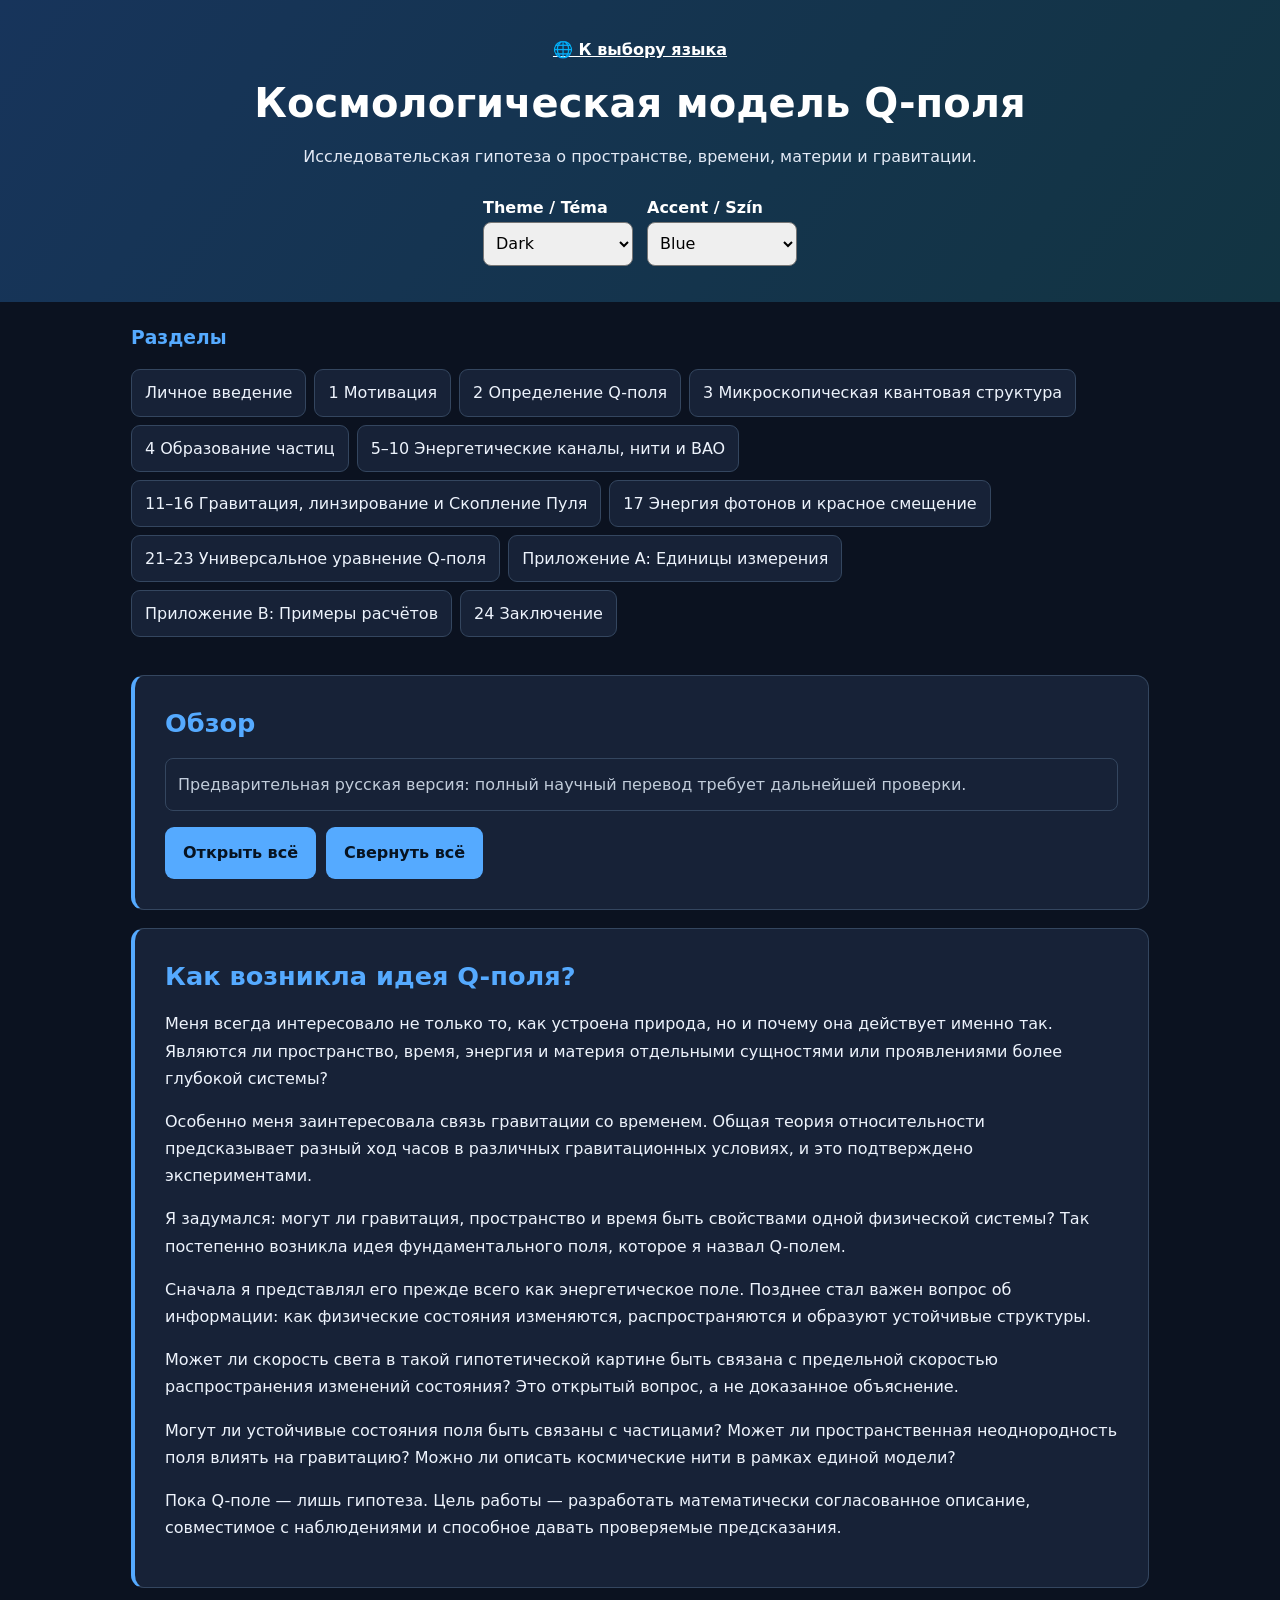
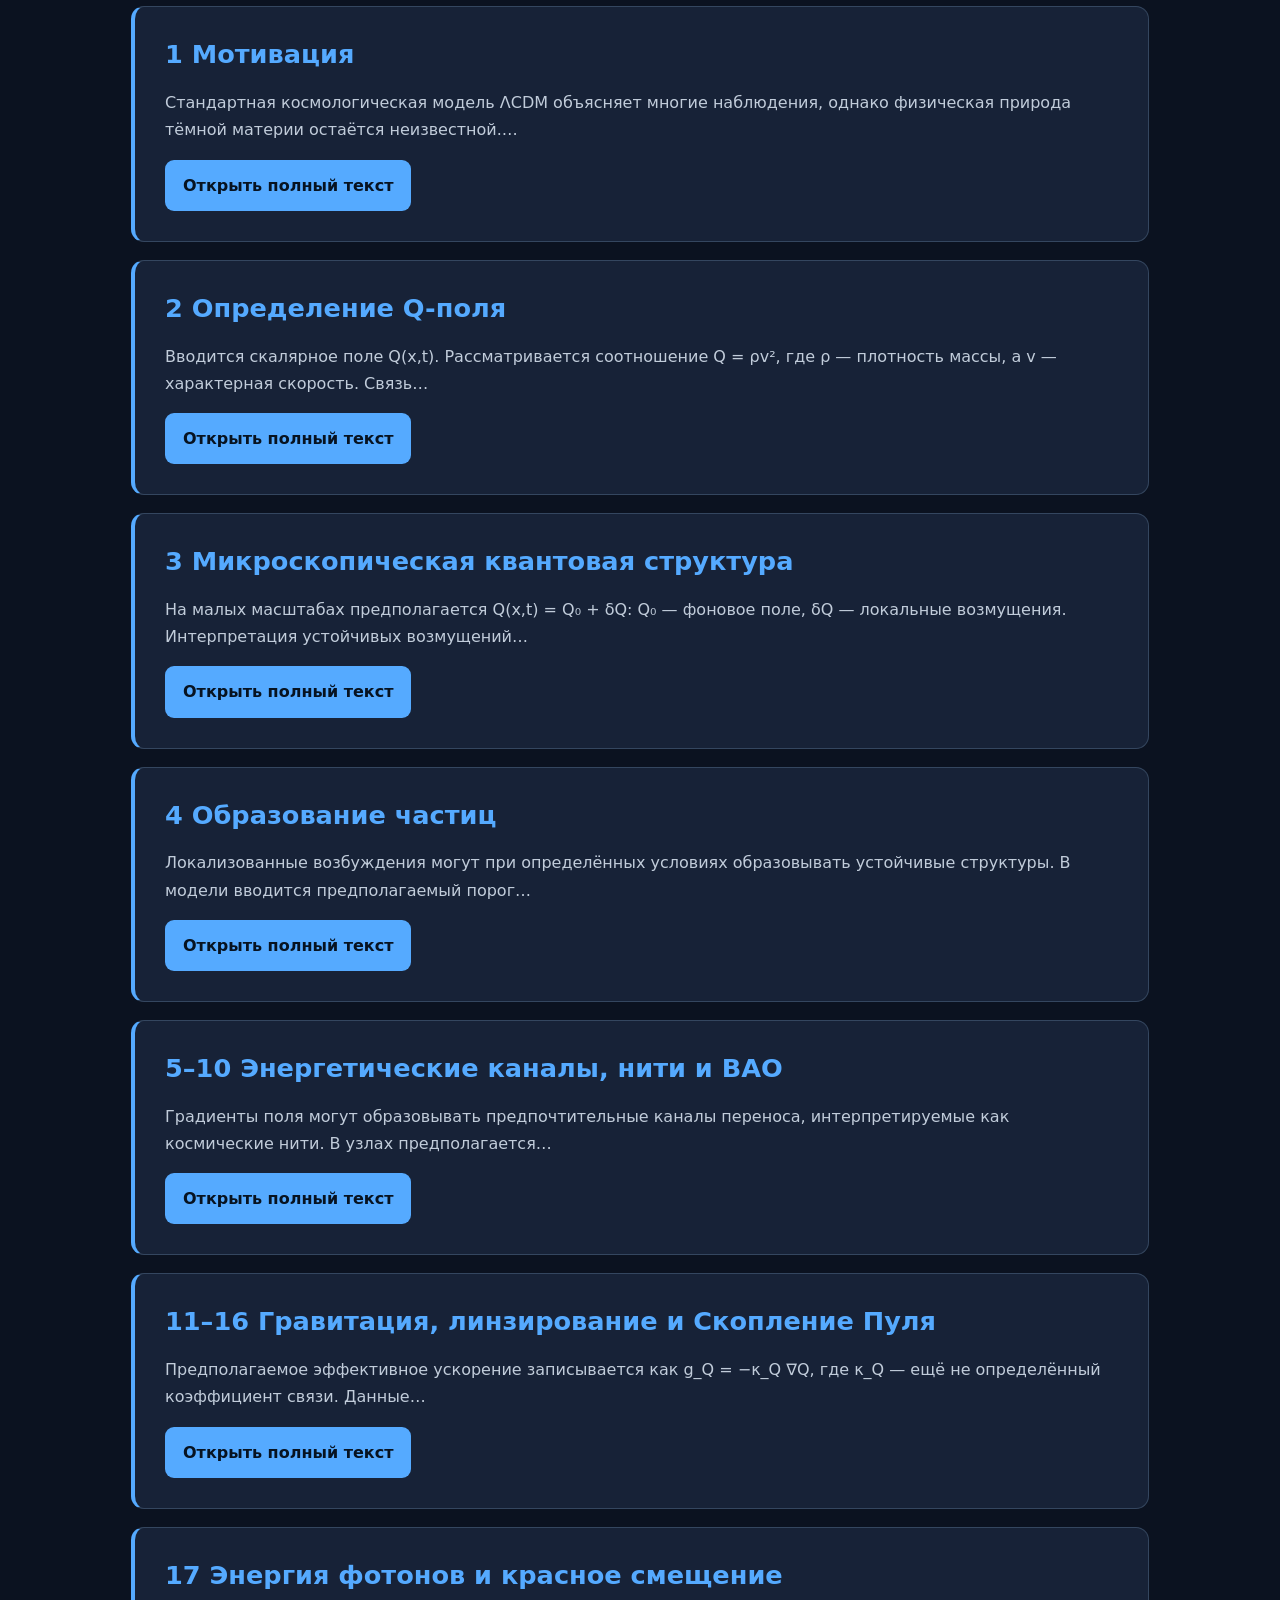
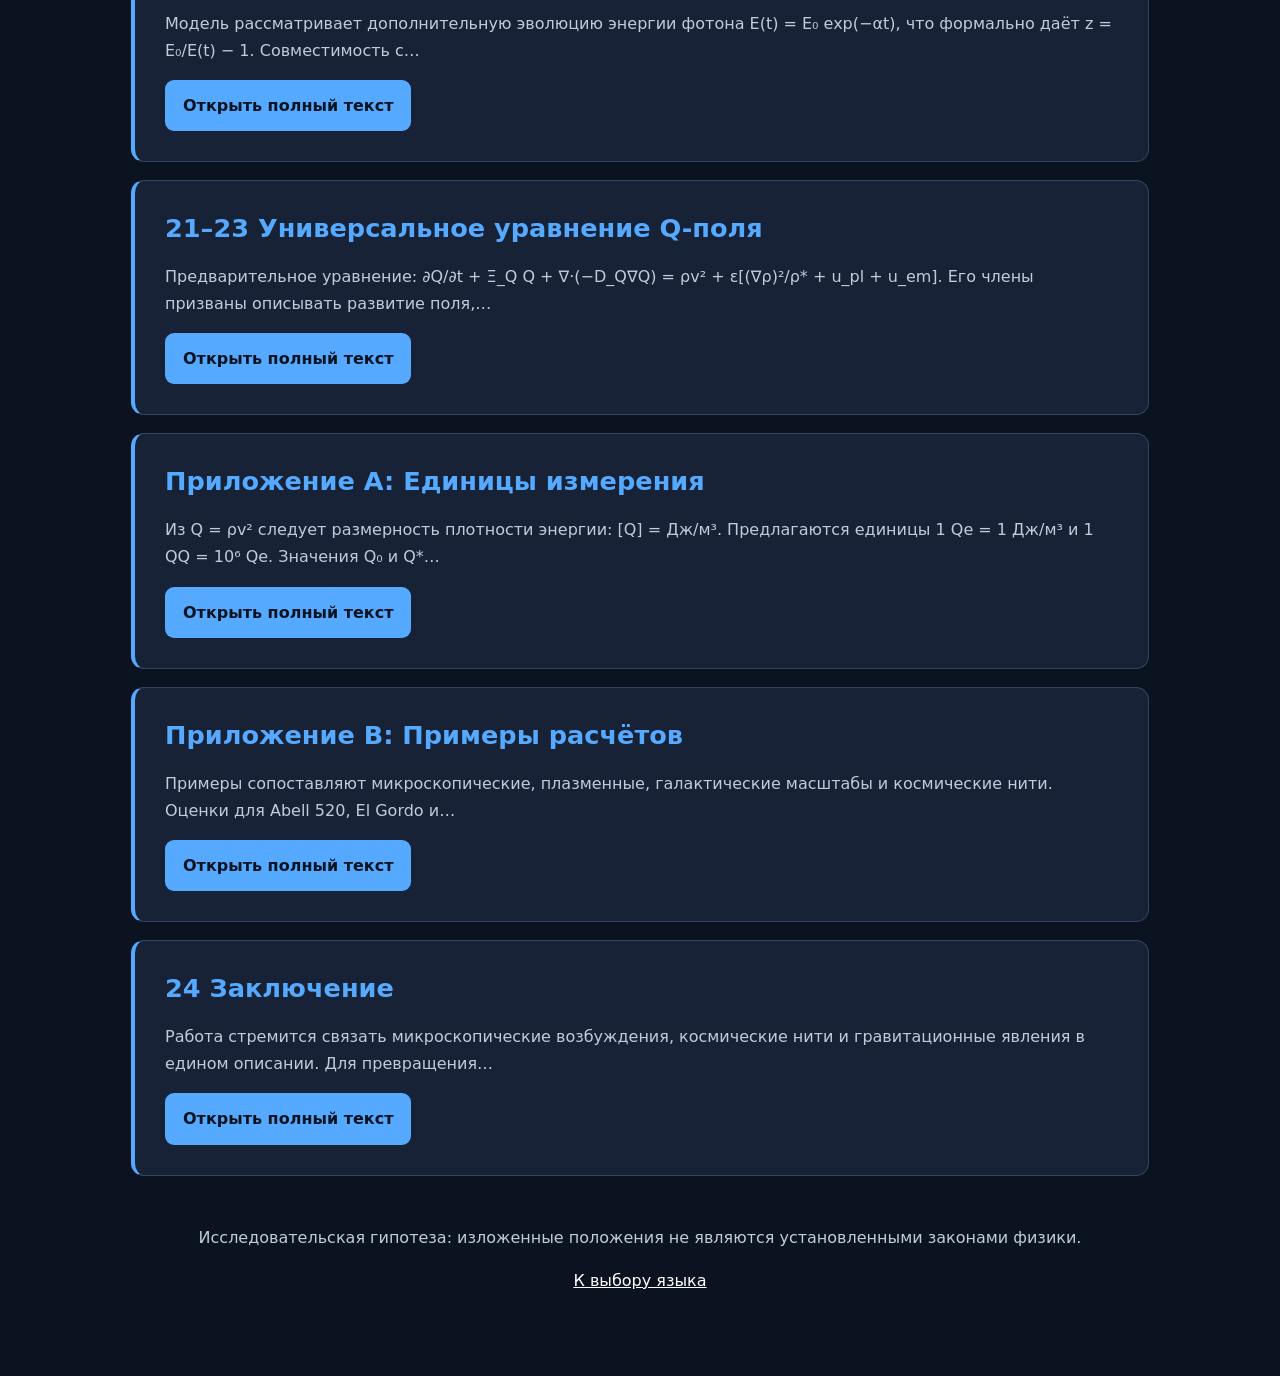
<file: ru/index.html>
<!DOCTYPE html><html lang="ru"><head><meta charset="utf-8"><meta name="viewport" content="width=device-width, initial-scale=1"><title>Космологическая модель Q-поля</title><link rel="stylesheet" href="../assets/styles.css"><script defer src="../assets/script.js"></script></head><body class="accent-blue"><header><div class="language-switch"><a href="../index.html">🌐 К выбору языка</a></div><h1>Космологическая модель Q-поля</h1><p>Исследовательская гипотеза о пространстве, времени, материи и гравитации.</p><div class="controls"><div><label for="theme">Theme / Téma</label><select id="theme"><option value="dark">Dark</option><option value="light">Light</option></select></div><div><label for="accent">Accent / Szín</label><select id="accent"><option value="blue">Blue</option><option value="teal">Teal</option><option value="violet">Violet</option></select></div></div></header><nav aria-label="Разделы"><h3>Разделы</h3><a href="#personal-introduction">Личное введение</a><a href="#motivation">1 Мотивация</a><a href="#definition">2 Определение Q-поля</a><a href="#micro">3 Микроскопическая квантовая структура</a><a href="#particles">4 Образование частиц</a><a href="#filaments">5–10 Энергетические каналы, нити и BAO</a><a href="#gravity">11–16 Гравитация, линзирование и Скопление Пуля</a><a href="#redshift">17 Энергия фотонов и красное смещение</a><a href="#equation">21–23 Универсальное уравнение Q-поля</a><a href="#appendix-a">Приложение A: Единицы измерения</a><a href="#appendix-b">Приложение B: Примеры расчётов</a><a href="#conclusion">24 Заключение</a></nav><main><section id="overview"><h2>Обзор</h2><p class="translation-note">Предварительная русская версия: полный научный перевод требует дальнейшей проверки.</p><div class="buttons"><button type="button" id="openAll">Открыть всё</button><button type="button" id="closeAll">Свернуть всё</button></div></section><section id="personal-introduction"><h2>Как возникла идея Q-поля?</h2><p>Меня всегда интересовало не только то, как устроена природа, но и почему она действует именно так. Являются ли пространство, время, энергия и материя отдельными сущностями или проявлениями более глубокой системы?</p><p>Особенно меня заинтересовала связь гравитации со временем. Общая теория относительности предсказывает разный ход часов в различных гравитационных условиях, и это подтверждено экспериментами.</p><p>Я задумался: могут ли гравитация, пространство и время быть свойствами одной физической системы? Так постепенно возникла идея фундаментального поля, которое я назвал Q-полем.</p><p>Сначала я представлял его прежде всего как энергетическое поле. Позднее стал важен вопрос об информации: как физические состояния изменяются, распространяются и образуют устойчивые структуры.</p><p>Может ли скорость света в такой гипотетической картине быть связана с предельной скоростью распространения изменений состояния? Это открытый вопрос, а не доказанное объяснение.</p><p>Могут ли устойчивые состояния поля быть связаны с частицами? Может ли пространственная неоднородность поля влиять на гравитацию? Можно ли описать космические нити в рамках единой модели?</p><p>Пока Q-поле — лишь гипотеза. Цель работы — разработать математически согласованное описание, совместимое с наблюдениями и способное давать проверяемые предсказания.</p></section><section class="chapter" id="motivation"><h2>1 Мотивация</h2><div class="chapter-preview"><p>Стандартная космологическая модель ΛCDM объясняет многие наблюдения, однако физическая природа тёмной материи остаётся неизвестной.…</p><button type="button" class="expand-btn open-btn" aria-expanded="false" aria-controls="motivation-details">Открыть полный текст</button></div><div class="chapter-details" id="motivation-details" hidden><div class="full-text"><pre>Стандартная космологическая модель ΛCDM объясняет многие наблюдения, однако физическая природа тёмной материи остаётся неизвестной. Модель Q-поля рассматривает гипотезу о том, что некоторые гравитационные эффекты могут быть связаны с изменениями фундаментальной полевой структуры. Пока это не подтверждённая альтернатива ΛCDM.</pre></div><button type="button" class="expand-btn close-btn">Свернуть полный текст</button></div></section><section class="chapter" id="definition"><h2>2 Определение Q-поля</h2><div class="chapter-preview"><p>Вводится скалярное поле Q(x,t). Рассматривается соотношение Q = ρv², где ρ — плотность массы, а v — характерная скорость. Связь…</p><button type="button" class="expand-btn open-btn" aria-expanded="false" aria-controls="definition-details">Открыть полный текст</button></div><div class="chapter-details" id="definition-details" hidden><div class="full-text"><pre>Вводится скалярное поле Q(x,t). Рассматривается соотношение Q = ρv², где ρ — плотность массы, а v — характерная скорость. Связь пространственной кривизны ∇²Q с эффективной гравитационной плотностью требует размерностного и экспериментального обоснования.</pre></div><button type="button" class="expand-btn close-btn">Свернуть полный текст</button></div></section><section class="chapter" id="micro"><h2>3 Микроскопическая квантовая структура</h2><div class="chapter-preview"><p>На малых масштабах предполагается Q(x,t) = Q₀ + δQ: Q₀ — фоновое поле, δQ — локальные возмущения. Интерпретация устойчивых возмущений…</p><button type="button" class="expand-btn open-btn" aria-expanded="false" aria-controls="micro-details">Открыть полный текст</button></div><div class="chapter-details" id="micro-details" hidden><div class="full-text"><pre>На малых масштабах предполагается Q(x,t) = Q₀ + δQ: Q₀ — фоновое поле, δQ — локальные возмущения. Интерпретация устойчивых возмущений как частиц остаётся гипотезой.</pre></div><button type="button" class="expand-btn close-btn">Свернуть полный текст</button></div></section><section class="chapter" id="particles"><h2>4 Образование частиц</h2><div class="chapter-preview"><p>Локализованные возбуждения могут при определённых условиях образовывать устойчивые структуры. В модели вводится предполагаемый порог…</p><button type="button" class="expand-btn open-btn" aria-expanded="false" aria-controls="particles-details">Открыть полный текст</button></div><div class="chapter-details" id="particles-details" hidden><div class="full-text"><pre>Локализованные возбуждения могут при определённых условиях образовывать устойчивые структуры. В модели вводится предполагаемый порог Q*, существование и величина которого пока не установлены.</pre></div><button type="button" class="expand-btn close-btn">Свернуть полный текст</button></div></section><section class="chapter" id="filaments"><h2>5–10 Энергетические каналы, нити и BAO</h2><div class="chapter-preview"><p>Градиенты поля могут образовывать предпочтительные каналы переноса, интерпретируемые как космические нити. В узлах предполагается…</p><button type="button" class="expand-btn open-btn" aria-expanded="false" aria-controls="filaments-details">Открыть полный текст</button></div><div class="chapter-details" id="filaments-details" hidden><div class="full-text"><pre>Градиенты поля могут образовывать предпочтительные каналы переноса, интерпретируемые как космические нити. В узлах предполагается баланс потока ΣJ_Q = 0. Связь с космической сетью и масштабом BAO около 150 Мпк нуждается в проверке.</pre></div><button type="button" class="expand-btn close-btn">Свернуть полный текст</button></div></section><section class="chapter" id="gravity"><h2>11–16 Гравитация, линзирование и Скопление Пуля</h2><div class="chapter-preview"><p>Предполагаемое эффективное ускорение записывается как g_Q = −κ_Q ∇Q, где κ_Q — ещё не определённый коэффициент связи. Данные…</p><button type="button" class="expand-btn open-btn" aria-expanded="false" aria-controls="gravity-details">Открыть полный текст</button></div><div class="chapter-details" id="gravity-details" hidden><div class="full-text"><pre>Предполагаемое эффективное ускорение записывается как g_Q = −κ_Q ∇Q, где κ_Q — ещё не определённый коэффициент связи. Данные гравитационного линзирования, особенно для Скопления Пуля, накладывают строгие ограничения на такие гипотезы.</pre></div><button type="button" class="expand-btn close-btn">Свернуть полный текст</button></div></section><section class="chapter" id="redshift"><h2>17 Энергия фотонов и красное смещение</h2><div class="chapter-preview"><p>Модель рассматривает дополнительную эволюцию энергии фотона E(t) = E₀ exp(−αt), что формально даёт z = E₀/E(t) − 1. Совместимость с…</p><button type="button" class="expand-btn open-btn" aria-expanded="false" aria-controls="redshift-details">Открыть полный текст</button></div><div class="chapter-details" id="redshift-details" hidden><div class="full-text"><pre>Модель рассматривает дополнительную эволюцию энергии фотона E(t) = E₀ exp(−αt), что формально даёт z = E₀/E(t) − 1. Совместимость с наблюдениями сверхновых, замедления времени и реликтового излучения ещё не показана.</pre></div><button type="button" class="expand-btn close-btn">Свернуть полный текст</button></div></section><section class="chapter" id="equation"><h2>21–23 Универсальное уравнение Q-поля</h2><div class="chapter-preview"><p>Предварительное уравнение: ∂Q/∂t + Ξ_Q Q + ∇·(−D_Q∇Q) = ρv² + ε[(∇ρ)²/ρ* + u_pl + u_em]. Его члены призваны описывать развитие поля,…</p><button type="button" class="expand-btn open-btn" aria-expanded="false" aria-controls="equation-details">Открыть полный текст</button></div><div class="chapter-details" id="equation-details" hidden><div class="full-text"><pre>Предварительное уравнение: ∂Q/∂t + Ξ_Q Q + ∇·(−D_Q∇Q) = ρv² + ε[(∇ρ)²/ρ* + u_pl + u_em]. Его члены призваны описывать развитие поля, перенос и влияние разных сред. Размерностная согласованность требует дальнейшего анализа.</pre></div><button type="button" class="expand-btn close-btn">Свернуть полный текст</button></div></section><section class="chapter" id="appendix-a"><h2>Приложение A: Единицы измерения</h2><div class="chapter-preview"><p>Из Q = ρv² следует размерность плотности энергии: [Q] = Дж/м³. Предлагаются единицы 1 Qe = 1 Дж/м³ и 1 QQ = 10⁶ Qe. Значения Q₀ и Q*…</p><button type="button" class="expand-btn open-btn" aria-expanded="false" aria-controls="appendix-a-details">Открыть полный текст</button></div><div class="chapter-details" id="appendix-a-details" hidden><div class="full-text"><pre>Из Q = ρv² следует размерность плотности энергии: [Q] = Дж/м³. Предлагаются единицы 1 Qe = 1 Дж/м³ и 1 QQ = 10⁶ Qe. Значения Q₀ и Q* являются допущениями модели, а не измеренными константами.</pre></div><button type="button" class="expand-btn close-btn">Свернуть полный текст</button></div></section><section class="chapter" id="appendix-b"><h2>Приложение B: Примеры расчётов</h2><div class="chapter-preview"><p>Примеры сопоставляют микроскопические, плазменные, галактические масштабы и космические нити. Оценки для Abell 520, El Gordo и…</p><button type="button" class="expand-btn open-btn" aria-expanded="false" aria-controls="appendix-b-details">Открыть полный текст</button></div><div class="chapter-details" id="appendix-b-details" hidden><div class="full-text"><pre>Примеры сопоставляют микроскопические, плазменные, галактические масштабы и космические нити. Оценки для Abell 520, El Gordo и Скопления Пуля нуждаются в независимой проверке.</pre></div><button type="button" class="expand-btn close-btn">Свернуть полный текст</button></div></section><section class="chapter" id="conclusion"><h2>24 Заключение</h2><div class="chapter-preview"><p>Работа стремится связать микроскопические возбуждения, космические нити и гравитационные явления в едином описании. Для превращения…</p><button type="button" class="expand-btn open-btn" aria-expanded="false" aria-controls="conclusion-details">Открыть полный текст</button></div><div class="chapter-details" id="conclusion-details" hidden><div class="full-text"><pre>Работа стремится связать микроскопические возбуждения, космические нити и гравитационные явления в едином описании. Для превращения гипотезы в проверяемую теорию необходимы согласованные уравнения и конкретные предсказания.</pre></div><button type="button" class="expand-btn close-btn">Свернуть полный текст</button></div></section><footer>Исследовательская гипотеза: изложенные положения не являются установленными законами физики.<p><a href="../index.html">К выбору языка</a></p></footer></main></body></html>
</file>
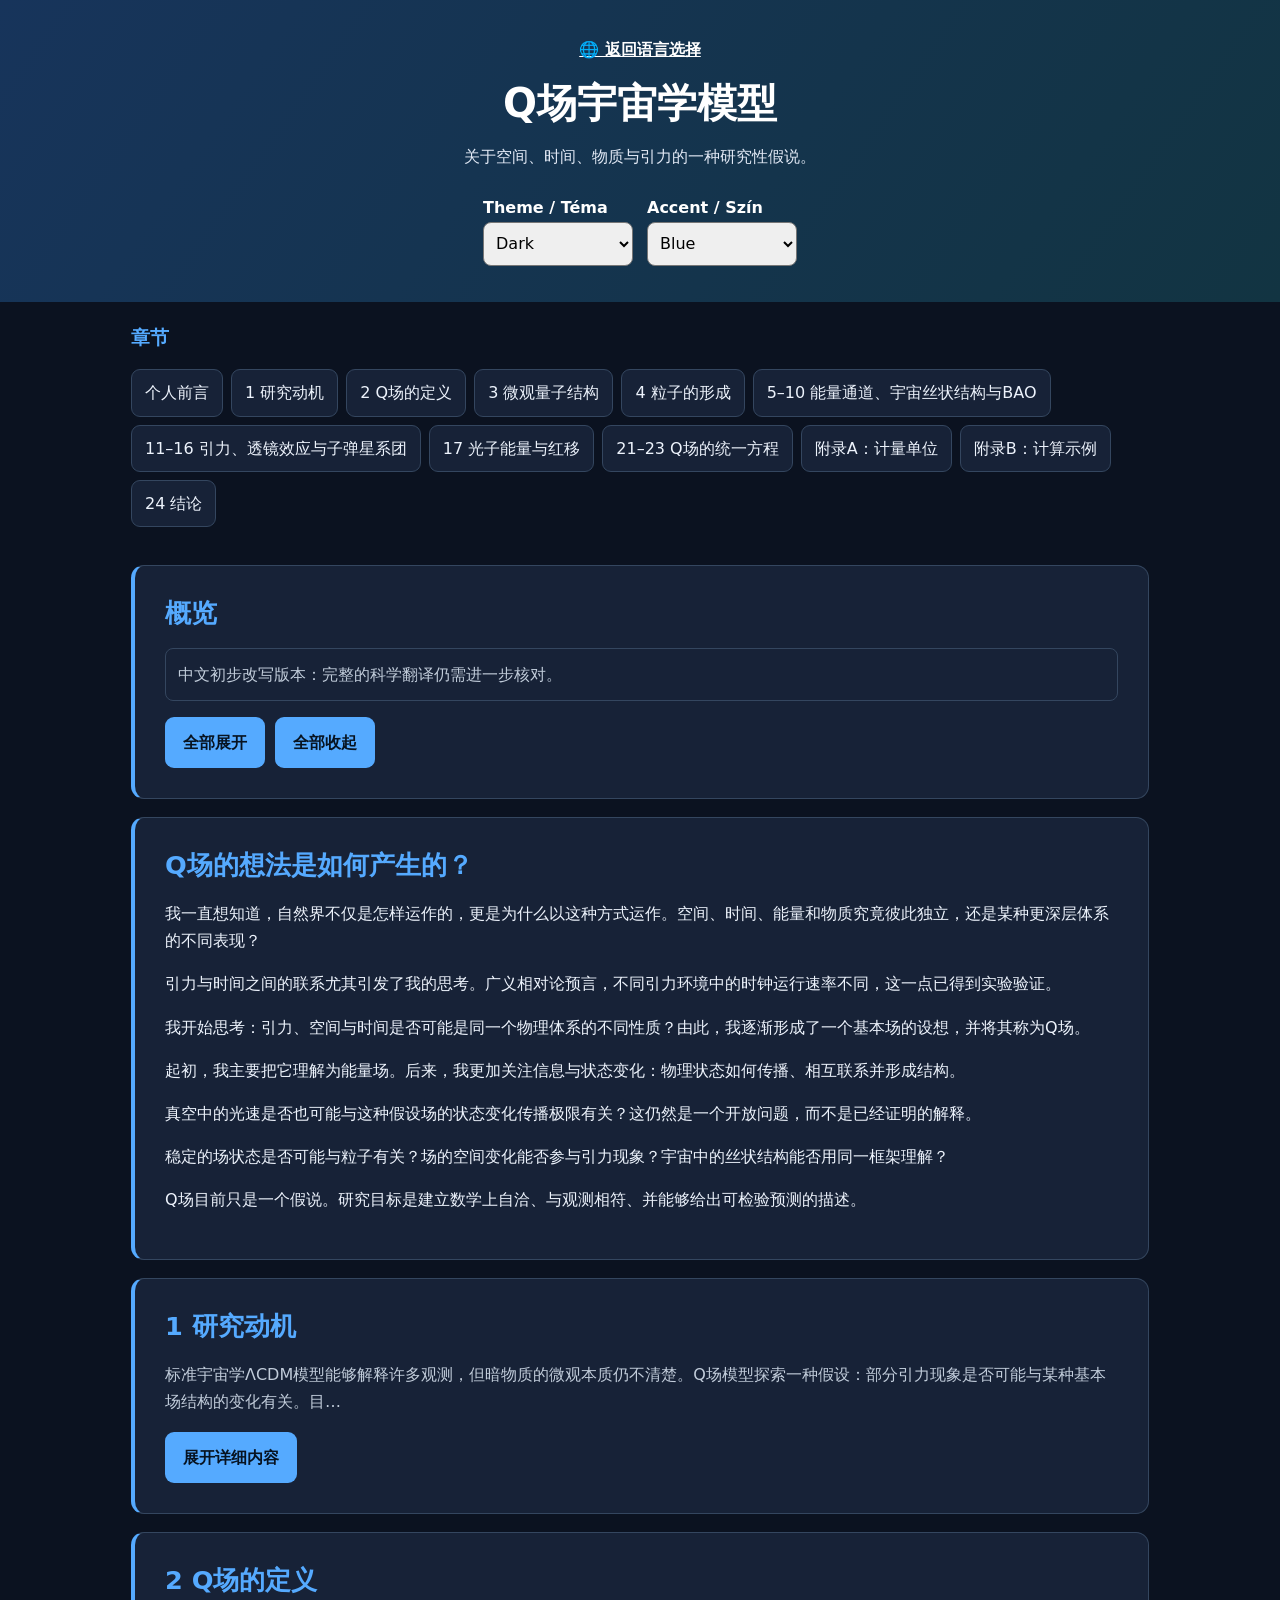
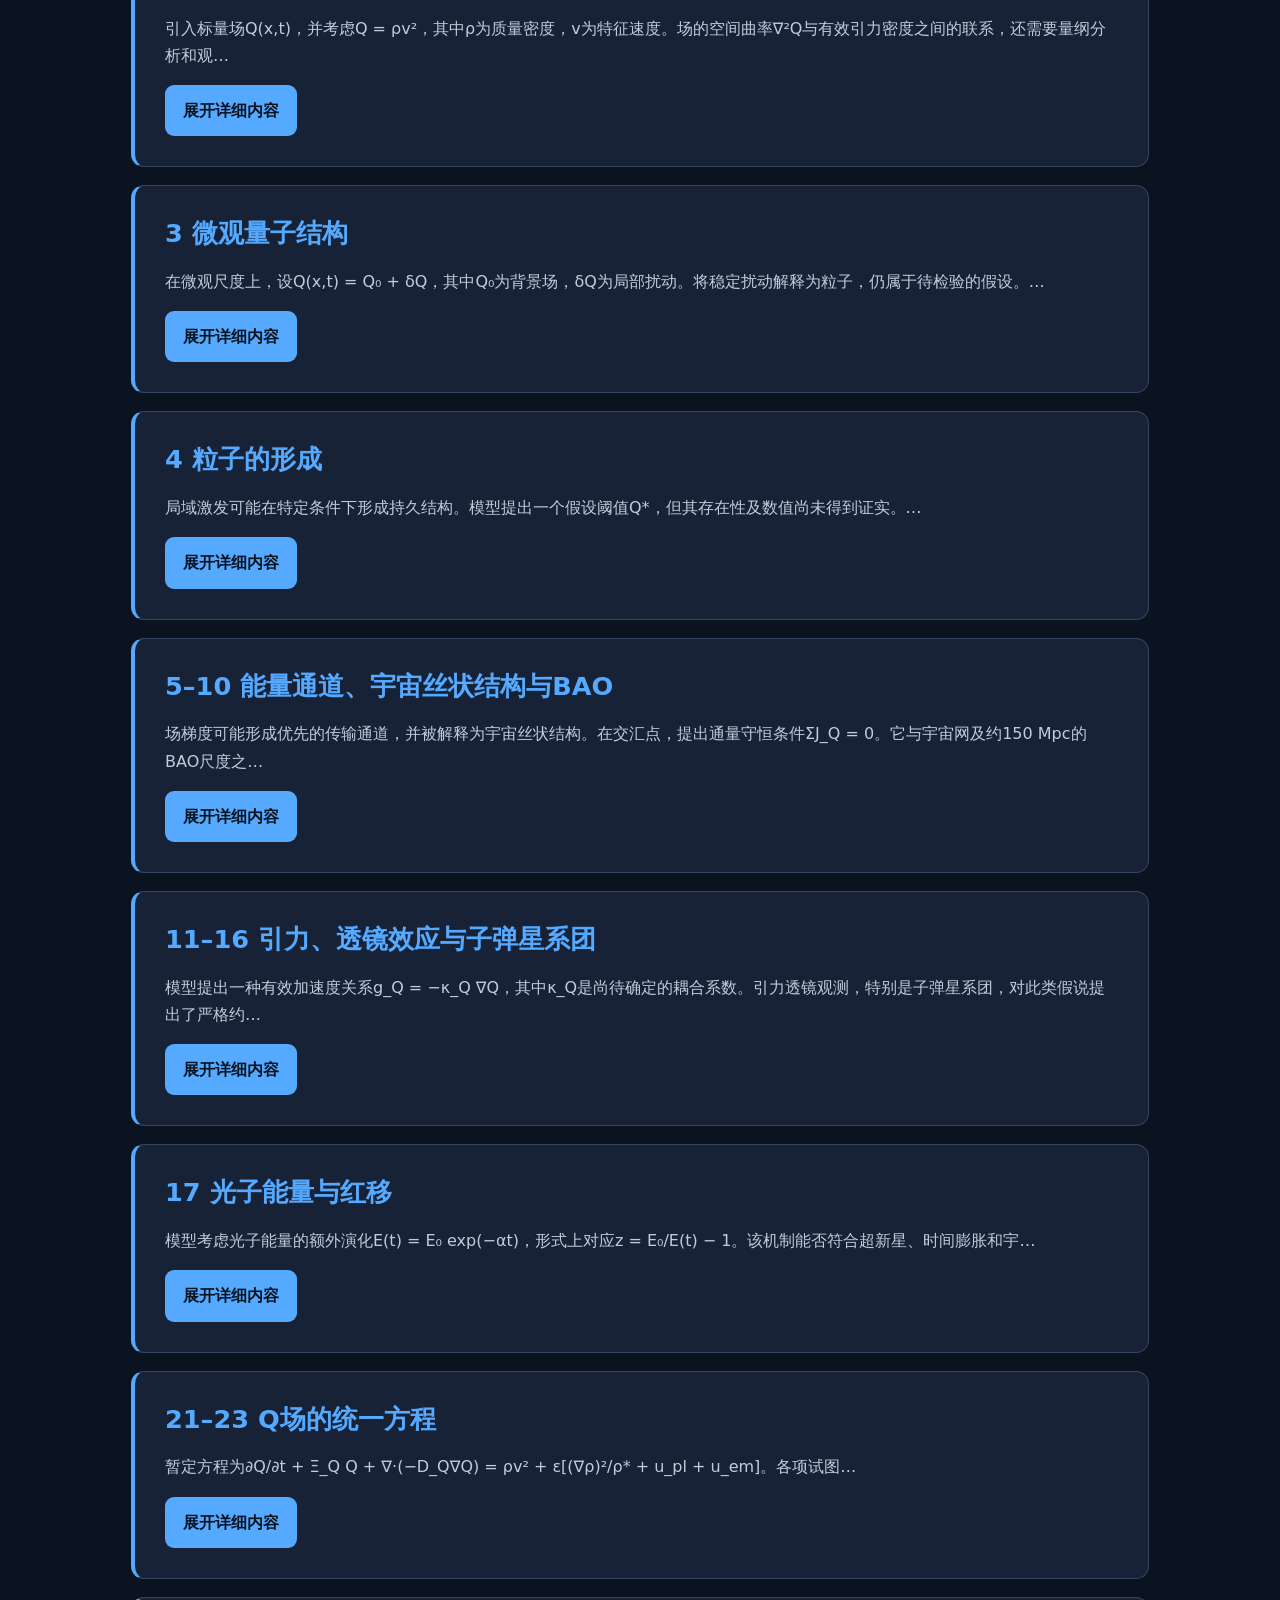
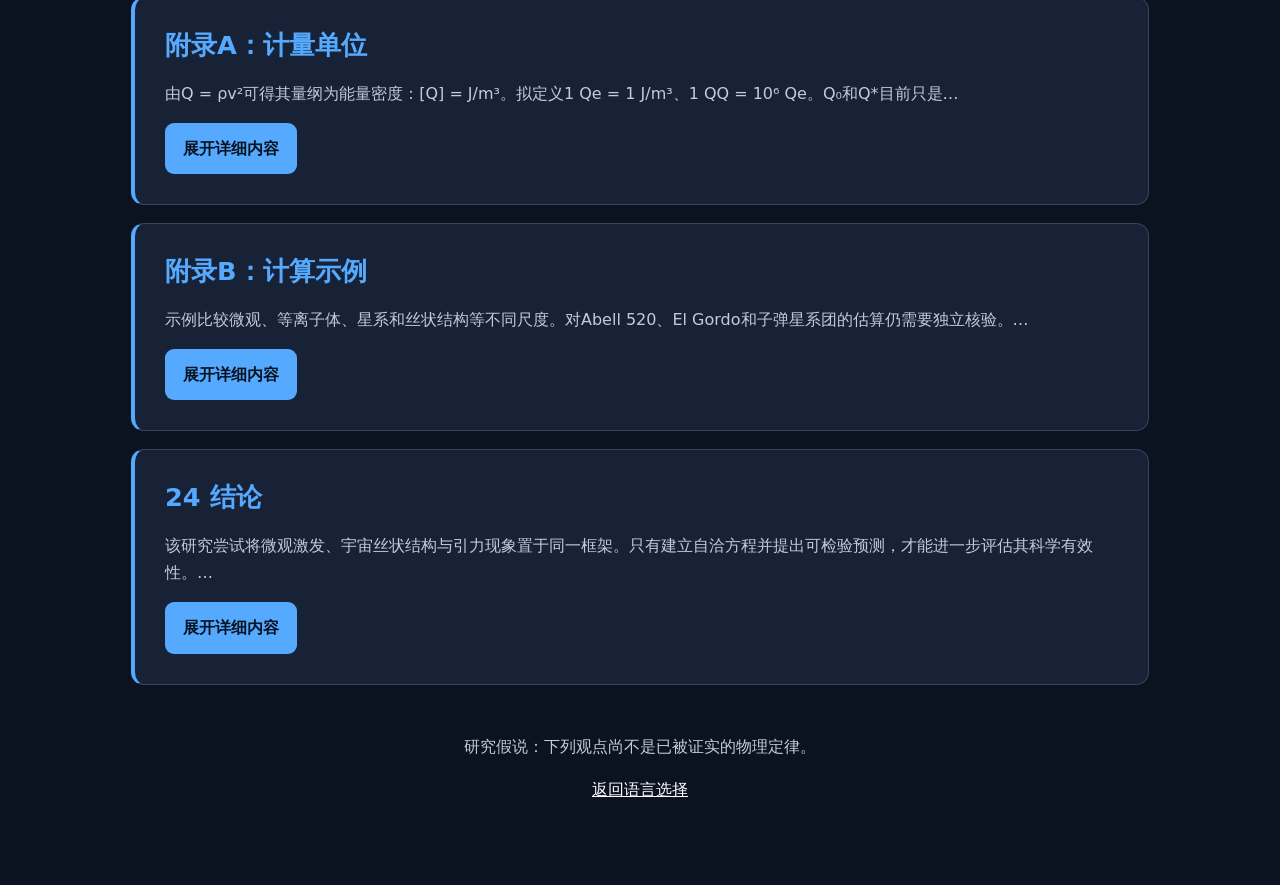
<file: zh/index.html>
<!DOCTYPE html><html lang="zh"><head><meta charset="utf-8"><meta name="viewport" content="width=device-width, initial-scale=1"><title>Q场宇宙学模型</title><link rel="stylesheet" href="../assets/styles.css"><script defer src="../assets/script.js"></script></head><body class="accent-blue"><header><div class="language-switch"><a href="../index.html">🌐 返回语言选择</a></div><h1>Q场宇宙学模型</h1><p>关于空间、时间、物质与引力的一种研究性假说。</p><div class="controls"><div><label for="theme">Theme / Téma</label><select id="theme"><option value="dark">Dark</option><option value="light">Light</option></select></div><div><label for="accent">Accent / Szín</label><select id="accent"><option value="blue">Blue</option><option value="teal">Teal</option><option value="violet">Violet</option></select></div></div></header><nav aria-label="章节"><h3>章节</h3><a href="#personal-introduction">个人前言</a><a href="#motivation">1 研究动机</a><a href="#definition">2 Q场的定义</a><a href="#micro">3 微观量子结构</a><a href="#particles">4 粒子的形成</a><a href="#filaments">5–10 能量通道、宇宙丝状结构与BAO</a><a href="#gravity">11–16 引力、透镜效应与子弹星系团</a><a href="#redshift">17 光子能量与红移</a><a href="#equation">21–23 Q场的统一方程</a><a href="#appendix-a">附录A：计量单位</a><a href="#appendix-b">附录B：计算示例</a><a href="#conclusion">24 结论</a></nav><main><section id="overview"><h2>概览</h2><p class="translation-note">中文初步改写版本：完整的科学翻译仍需进一步核对。</p><div class="buttons"><button type="button" id="openAll">全部展开</button><button type="button" id="closeAll">全部收起</button></div></section><section id="personal-introduction"><h2>Q场的想法是如何产生的？</h2><p>我一直想知道，自然界不仅是怎样运作的，更是为什么以这种方式运作。空间、时间、能量和物质究竟彼此独立，还是某种更深层体系的不同表现？</p><p>引力与时间之间的联系尤其引发了我的思考。广义相对论预言，不同引力环境中的时钟运行速率不同，这一点已得到实验验证。</p><p>我开始思考：引力、空间与时间是否可能是同一个物理体系的不同性质？由此，我逐渐形成了一个基本场的设想，并将其称为Q场。</p><p>起初，我主要把它理解为能量场。后来，我更加关注信息与状态变化：物理状态如何传播、相互联系并形成结构。</p><p>真空中的光速是否也可能与这种假设场的状态变化传播极限有关？这仍然是一个开放问题，而不是已经证明的解释。</p><p>稳定的场状态是否可能与粒子有关？场的空间变化能否参与引力现象？宇宙中的丝状结构能否用同一框架理解？</p><p>Q场目前只是一个假说。研究目标是建立数学上自洽、与观测相符、并能够给出可检验预测的描述。</p></section><section class="chapter" id="motivation"><h2>1 研究动机</h2><div class="chapter-preview"><p>标准宇宙学ΛCDM模型能够解释许多观测，但暗物质的微观本质仍不清楚。Q场模型探索一种假设：部分引力现象是否可能与某种基本场结构的变化有关。目…</p><button type="button" class="expand-btn open-btn" aria-expanded="false" aria-controls="motivation-details">展开详细内容</button></div><div class="chapter-details" id="motivation-details" hidden><div class="full-text"><pre>标准宇宙学ΛCDM模型能够解释许多观测，但暗物质的微观本质仍不清楚。Q场模型探索一种假设：部分引力现象是否可能与某种基本场结构的变化有关。目前这还不是经过验证的替代模型。</pre></div><button type="button" class="expand-btn close-btn">收起详细内容</button></div></section><section class="chapter" id="definition"><h2>2 Q场的定义</h2><div class="chapter-preview"><p>引入标量场Q(x,t)，并考虑Q = ρv²，其中ρ为质量密度，v为特征速度。场的空间曲率∇²Q与有效引力密度之间的联系，还需要量纲分析和观…</p><button type="button" class="expand-btn open-btn" aria-expanded="false" aria-controls="definition-details">展开详细内容</button></div><div class="chapter-details" id="definition-details" hidden><div class="full-text"><pre>引入标量场Q(x,t)，并考虑Q = ρv²，其中ρ为质量密度，v为特征速度。场的空间曲率∇²Q与有效引力密度之间的联系，还需要量纲分析和观测检验。</pre></div><button type="button" class="expand-btn close-btn">收起详细内容</button></div></section><section class="chapter" id="micro"><h2>3 微观量子结构</h2><div class="chapter-preview"><p>在微观尺度上，设Q(x,t) = Q₀ + δQ，其中Q₀为背景场，δQ为局部扰动。将稳定扰动解释为粒子，仍属于待检验的假设。…</p><button type="button" class="expand-btn open-btn" aria-expanded="false" aria-controls="micro-details">展开详细内容</button></div><div class="chapter-details" id="micro-details" hidden><div class="full-text"><pre>在微观尺度上，设Q(x,t) = Q₀ + δQ，其中Q₀为背景场，δQ为局部扰动。将稳定扰动解释为粒子，仍属于待检验的假设。</pre></div><button type="button" class="expand-btn close-btn">收起详细内容</button></div></section><section class="chapter" id="particles"><h2>4 粒子的形成</h2><div class="chapter-preview"><p>局域激发可能在特定条件下形成持久结构。模型提出一个假设阈值Q*，但其存在性及数值尚未得到证实。…</p><button type="button" class="expand-btn open-btn" aria-expanded="false" aria-controls="particles-details">展开详细内容</button></div><div class="chapter-details" id="particles-details" hidden><div class="full-text"><pre>局域激发可能在特定条件下形成持久结构。模型提出一个假设阈值Q*，但其存在性及数值尚未得到证实。</pre></div><button type="button" class="expand-btn close-btn">收起详细内容</button></div></section><section class="chapter" id="filaments"><h2>5–10 能量通道、宇宙丝状结构与BAO</h2><div class="chapter-preview"><p>场梯度可能形成优先的传输通道，并被解释为宇宙丝状结构。在交汇点，提出通量守恒条件ΣJ_Q = 0。它与宇宙网及约150 Mpc的BAO尺度之…</p><button type="button" class="expand-btn open-btn" aria-expanded="false" aria-controls="filaments-details">展开详细内容</button></div><div class="chapter-details" id="filaments-details" hidden><div class="full-text"><pre>场梯度可能形成优先的传输通道，并被解释为宇宙丝状结构。在交汇点，提出通量守恒条件ΣJ_Q = 0。它与宇宙网及约150 Mpc的BAO尺度之间的关系有待验证。</pre></div><button type="button" class="expand-btn close-btn">收起详细内容</button></div></section><section class="chapter" id="gravity"><h2>11–16 引力、透镜效应与子弹星系团</h2><div class="chapter-preview"><p>模型提出一种有效加速度关系g_Q = −κ_Q ∇Q，其中κ_Q是尚待确定的耦合系数。引力透镜观测，特别是子弹星系团，对此类假说提出了严格约…</p><button type="button" class="expand-btn open-btn" aria-expanded="false" aria-controls="gravity-details">展开详细内容</button></div><div class="chapter-details" id="gravity-details" hidden><div class="full-text"><pre>模型提出一种有效加速度关系g_Q = −κ_Q ∇Q，其中κ_Q是尚待确定的耦合系数。引力透镜观测，特别是子弹星系团，对此类假说提出了严格约束。</pre></div><button type="button" class="expand-btn close-btn">收起详细内容</button></div></section><section class="chapter" id="redshift"><h2>17 光子能量与红移</h2><div class="chapter-preview"><p>模型考虑光子能量的额外演化E(t) = E₀ exp(−αt)，形式上对应z = E₀/E(t) − 1。该机制能否符合超新星、时间膨胀和宇…</p><button type="button" class="expand-btn open-btn" aria-expanded="false" aria-controls="redshift-details">展开详细内容</button></div><div class="chapter-details" id="redshift-details" hidden><div class="full-text"><pre>模型考虑光子能量的额外演化E(t) = E₀ exp(−αt)，形式上对应z = E₀/E(t) − 1。该机制能否符合超新星、时间膨胀和宇宙微波背景观测，仍需检验。</pre></div><button type="button" class="expand-btn close-btn">收起详细内容</button></div></section><section class="chapter" id="equation"><h2>21–23 Q场的统一方程</h2><div class="chapter-preview"><p>暂定方程为∂Q/∂t + Ξ_Q Q + ∇·(−D_Q∇Q) = ρv² + ε[(∇ρ)²/ρ* + u_pl + u_em]。各项试图…</p><button type="button" class="expand-btn open-btn" aria-expanded="false" aria-controls="equation-details">展开详细内容</button></div><div class="chapter-details" id="equation-details" hidden><div class="full-text"><pre>暂定方程为∂Q/∂t + Ξ_Q Q + ∇·(−D_Q∇Q) = ρv² + ε[(∇ρ)²/ρ* + u_pl + u_em]。各项试图描述时间演化、传输及不同物理环境的影响；量纲一致性仍需进一步推导。</pre></div><button type="button" class="expand-btn close-btn">收起详细内容</button></div></section><section class="chapter" id="appendix-a"><h2>附录A：计量单位</h2><div class="chapter-preview"><p>由Q = ρv²可得其量纲为能量密度：[Q] = J/m³。拟定义1 Qe = 1 J/m³、1 QQ = 10⁶ Qe。Q₀和Q*目前只是…</p><button type="button" class="expand-btn open-btn" aria-expanded="false" aria-controls="appendix-a-details">展开详细内容</button></div><div class="chapter-details" id="appendix-a-details" hidden><div class="full-text"><pre>由Q = ρv²可得其量纲为能量密度：[Q] = J/m³。拟定义1 Qe = 1 J/m³、1 QQ = 10⁶ Qe。Q₀和Q*目前只是模型参数，并非实测常数。</pre></div><button type="button" class="expand-btn close-btn">收起详细内容</button></div></section><section class="chapter" id="appendix-b"><h2>附录B：计算示例</h2><div class="chapter-preview"><p>示例比较微观、等离子体、星系和丝状结构等不同尺度。对Abell 520、El Gordo和子弹星系团的估算仍需要独立核验。…</p><button type="button" class="expand-btn open-btn" aria-expanded="false" aria-controls="appendix-b-details">展开详细内容</button></div><div class="chapter-details" id="appendix-b-details" hidden><div class="full-text"><pre>示例比较微观、等离子体、星系和丝状结构等不同尺度。对Abell 520、El Gordo和子弹星系团的估算仍需要独立核验。</pre></div><button type="button" class="expand-btn close-btn">收起详细内容</button></div></section><section class="chapter" id="conclusion"><h2>24 结论</h2><div class="chapter-preview"><p>该研究尝试将微观激发、宇宙丝状结构与引力现象置于同一框架。只有建立自洽方程并提出可检验预测，才能进一步评估其科学有效性。…</p><button type="button" class="expand-btn open-btn" aria-expanded="false" aria-controls="conclusion-details">展开详细内容</button></div><div class="chapter-details" id="conclusion-details" hidden><div class="full-text"><pre>该研究尝试将微观激发、宇宙丝状结构与引力现象置于同一框架。只有建立自洽方程并提出可检验预测，才能进一步评估其科学有效性。</pre></div><button type="button" class="expand-btn close-btn">收起详细内容</button></div></section><footer>研究假说：下列观点尚不是已被证实的物理定律。<p><a href="../index.html">返回语言选择</a></p></footer></main></body></html>
</file>
<file: assets/styles.css>
:root{--bg:#0b1220;--panel:#172237;--inner:#1e2c43;--text:#edf3fc;--muted:#c1ccda;--accent:#55aaff;--border:#34465f}
*{box-sizing:border-box}
html{scroll-behavior:smooth}
body{margin:0;background:var(--bg);color:var(--text);font:16px/1.7 system-ui,Arial,sans-serif}
body.light{--bg:#f1f5fa;--panel:#fff;--inner:#eef3fa;--text:#17263c;--muted:#4a5c72;--border:#d0dce9}
body.accent-teal{--accent:#31cbb1}body.accent-violet{--accent:#b298ff}body.accent-blue{--accent:#55aaff}
[hidden]{display:none!important}
header{text-align:center;padding:36px 16px;background:linear-gradient(125deg,#17345b,#123442)}
header h1{font-size:clamp(1.5rem,5vw,2.5rem);line-height:1.2;margin:0 0 12px;color:#fff}
header p{color:#e3eaf6}
.controls{display:flex;flex-wrap:wrap;gap:14px;justify-content:center;margin-top:24px}
.controls>div{min-width:150px;display:flex;flex-direction:column;text-align:left}
.controls label{color:white;font-weight:600}
.controls select{min-height:44px;border-radius:8px;padding:8px;font:inherit}
nav{max-width:1050px;margin:0 auto;padding:20px 16px;display:flex;flex-wrap:wrap;gap:8px}
nav h3{width:100%;color:var(--accent);margin:0 0 8px}
nav a{background:var(--panel);color:var(--text);border:1px solid var(--border);border-radius:9px;padding:9px 13px;text-decoration:none}
main{max-width:1050px;margin:auto;padding:0 16px 36px}
section{background:var(--panel);border:1px solid var(--border);border-left:4px solid var(--accent);border-radius:13px;margin:18px 0;padding:clamp(18px,3vw,30px);scroll-margin-top:15px}
section h2{color:var(--accent);font-size:clamp(1.25rem,3vw,1.6rem);line-height:1.4;margin:0 0 14px}
.chapter-preview p{color:var(--muted)}
.chapter-details{margin-top:12px}
.full-text{background:var(--inner);border:1px solid var(--border);border-radius:9px;padding:18px}
.full-text pre{font:inherit;white-space:pre-wrap;overflow-wrap:anywhere;margin:0}
.expand-btn,.buttons button{background:var(--accent);color:#071321;border:0;border-radius:9px;padding:12px 18px;min-height:46px;font:inherit;font-weight:700;cursor:pointer}
.buttons{display:flex;gap:10px;flex-wrap:wrap}
.close-btn{margin-top:18px}
footer{text-align:center;padding:30px 16px;color:var(--muted)}
@media(max-width:600px){.controls>div{width:100%}nav a{width:100%}.expand-btn,.buttons button{width:100%}}

.language-switch a,footer a{color:#fff}body.light footer a{color:#1465ad}.translation-note{padding:12px;border:1px solid var(--border);border-radius:8px;color:var(--muted)}.language-switch{margin-bottom:16px}.language-switch a{font-weight:600}section .chapter-preview[hidden]{display:none!important}
</file>
